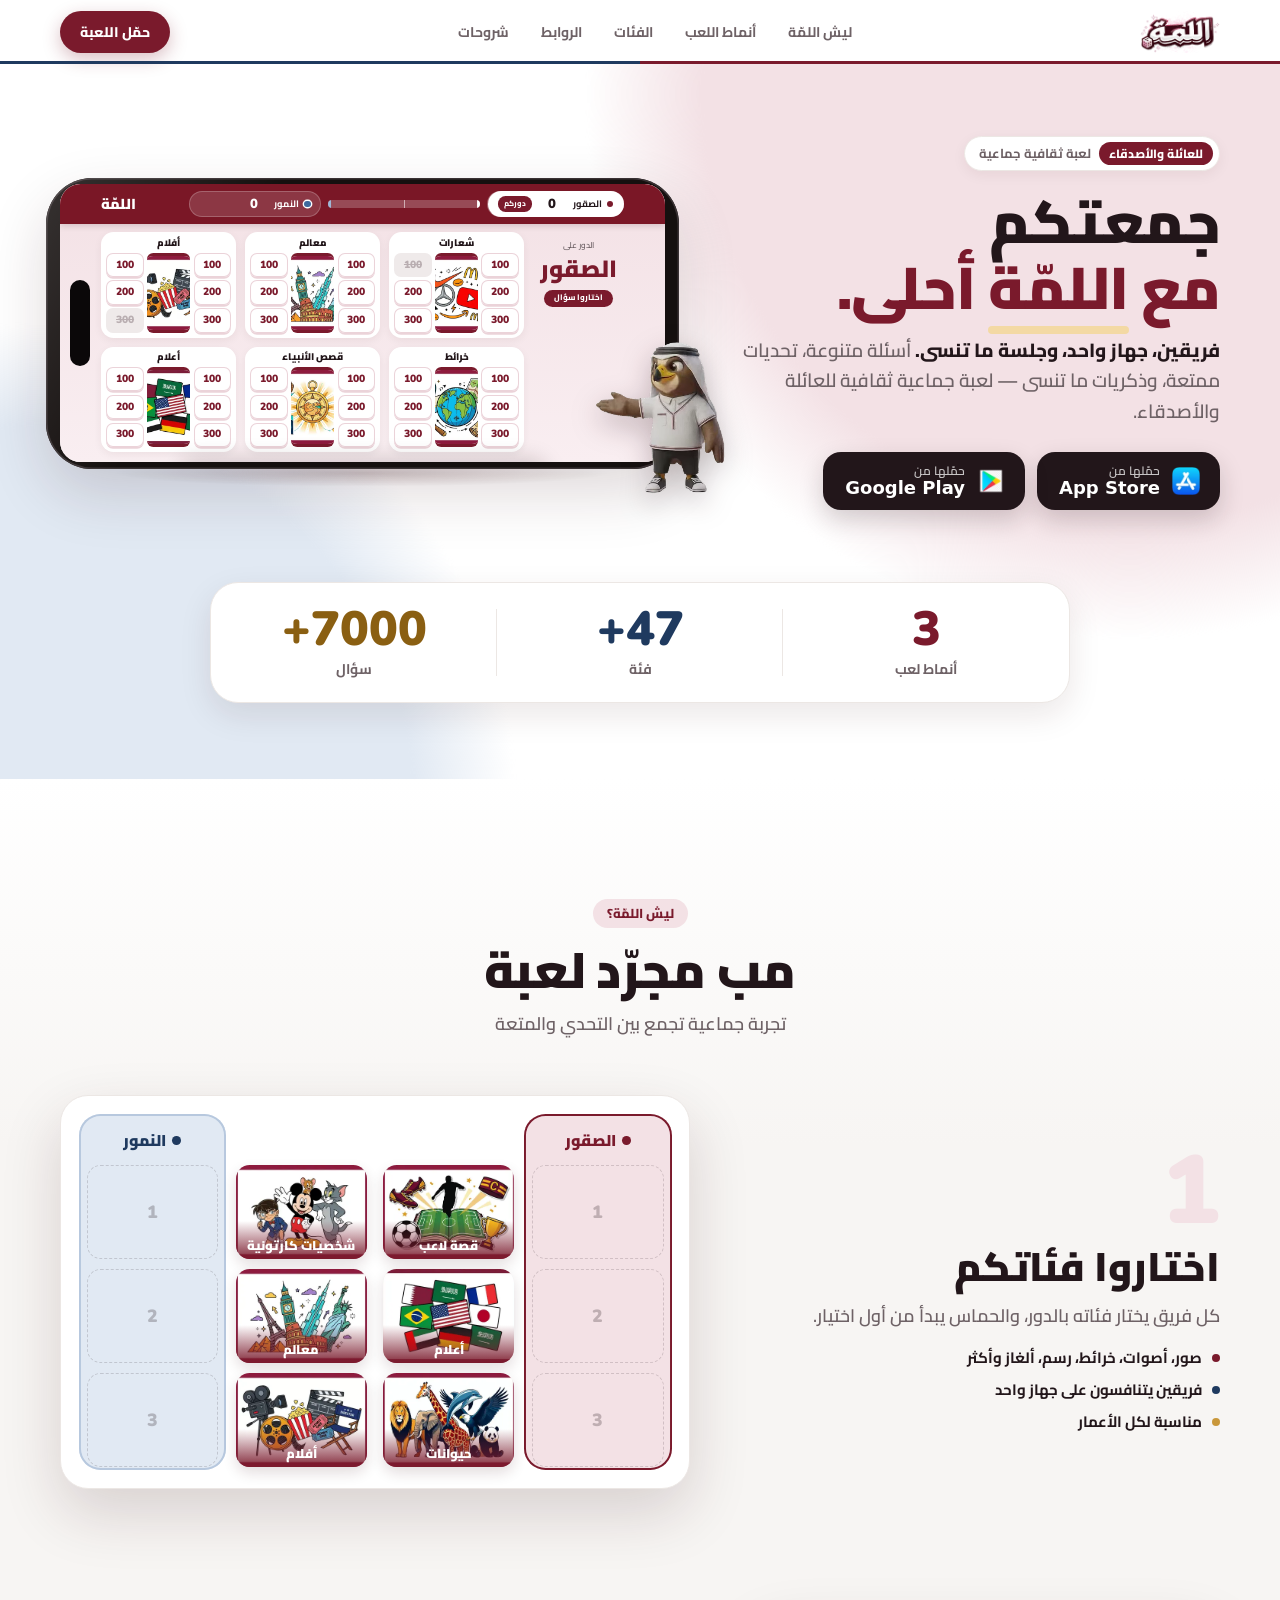
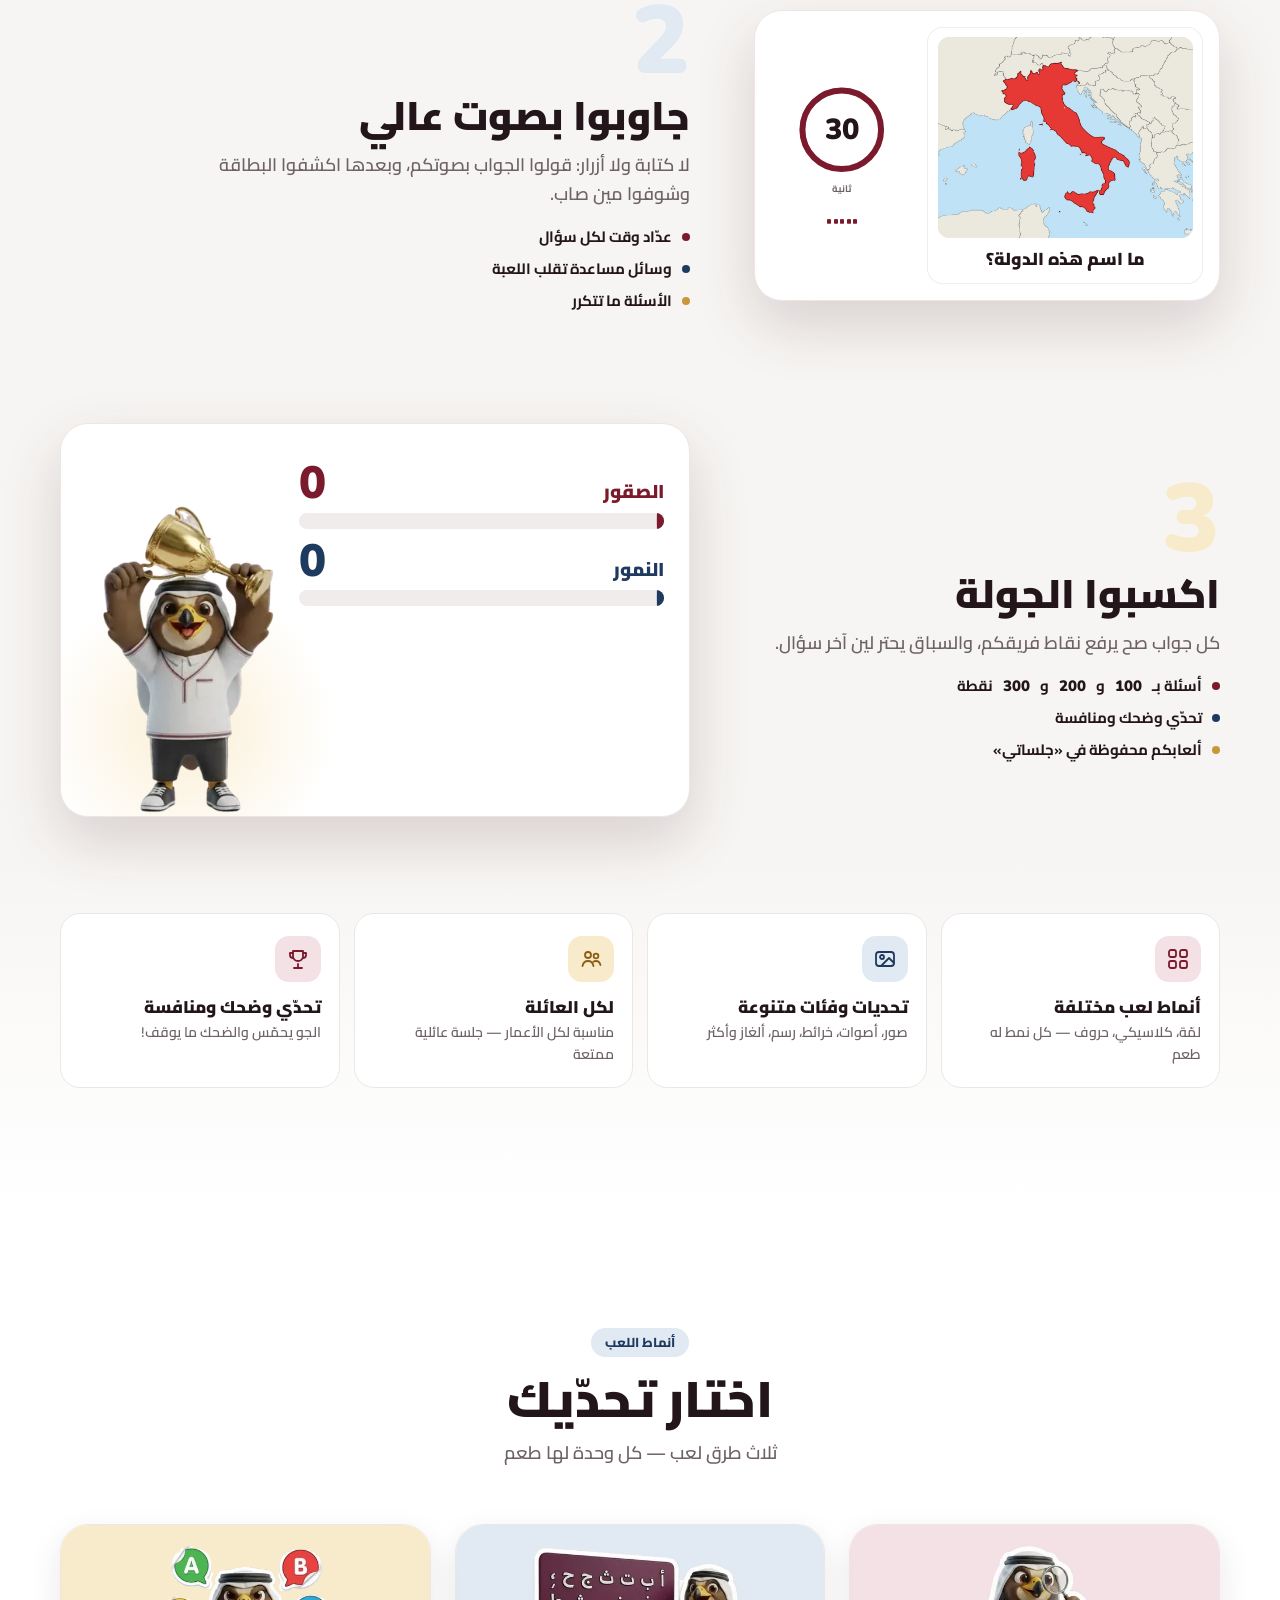
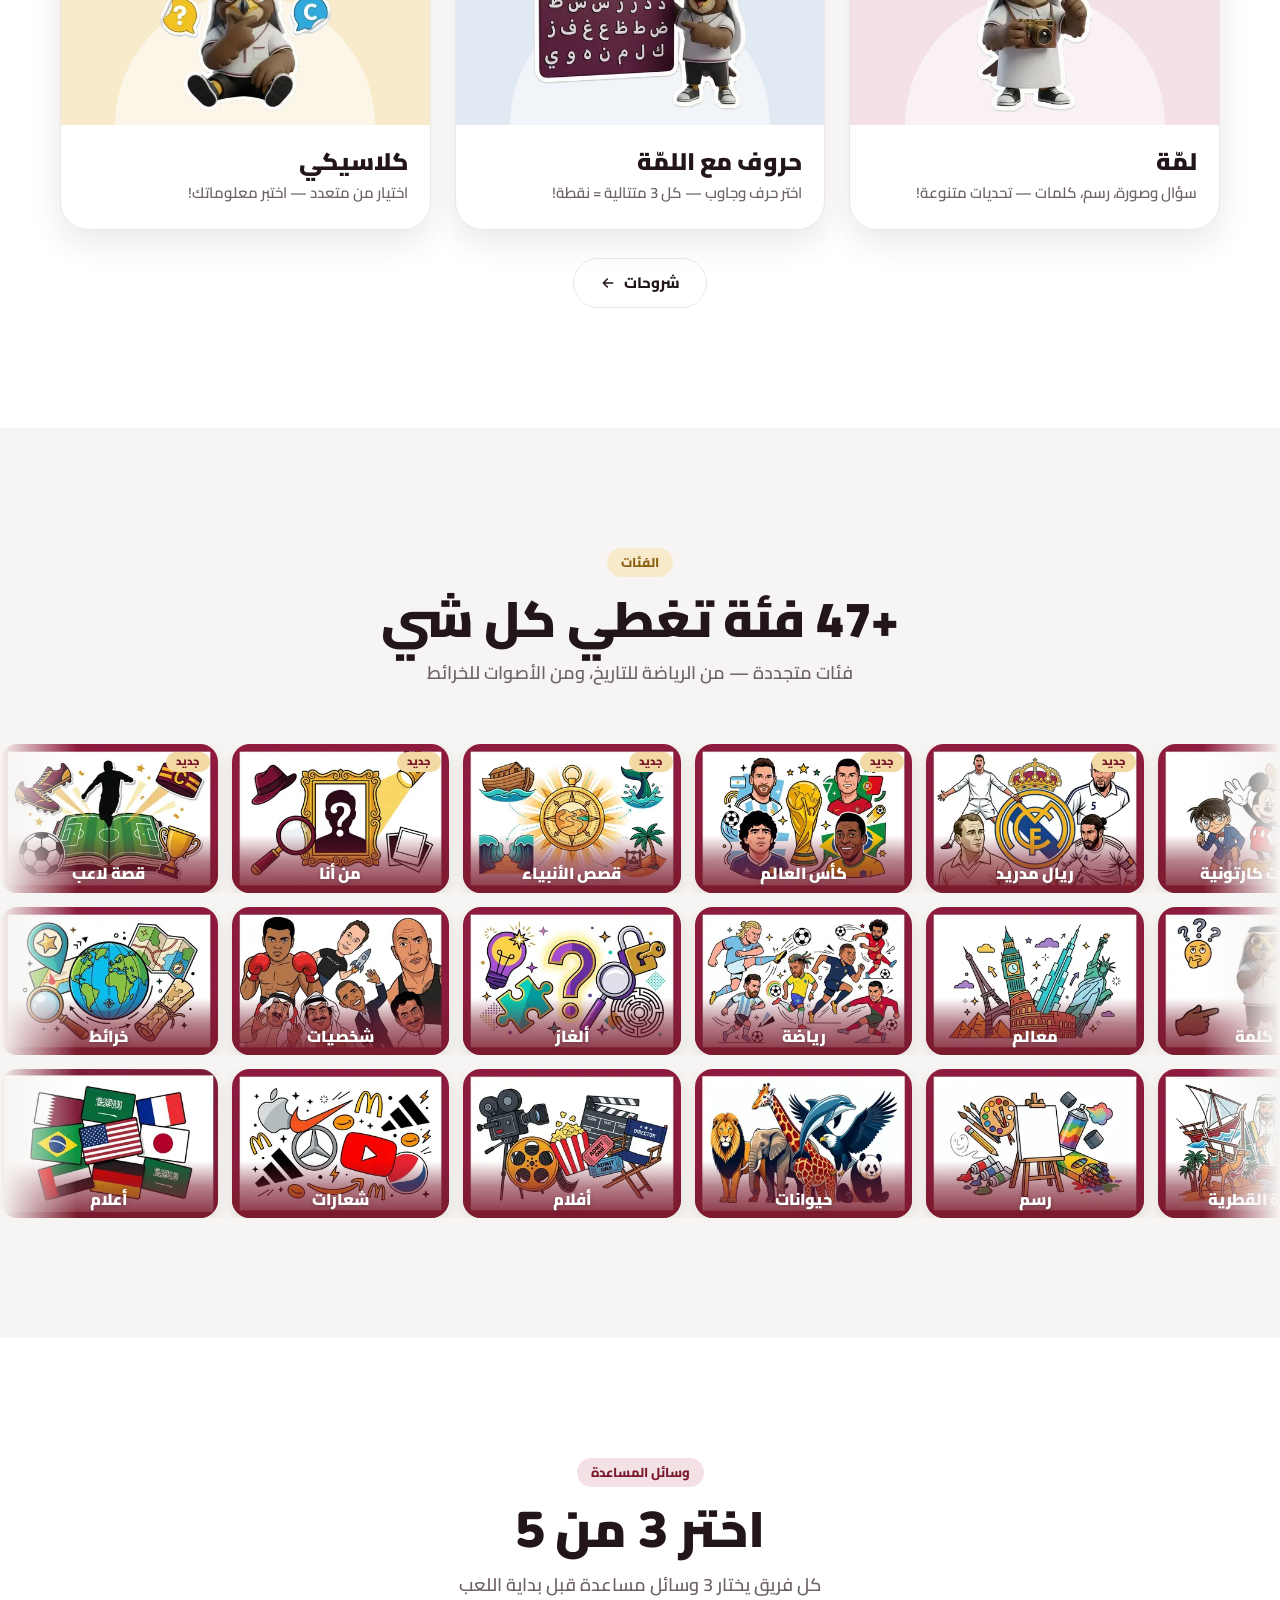
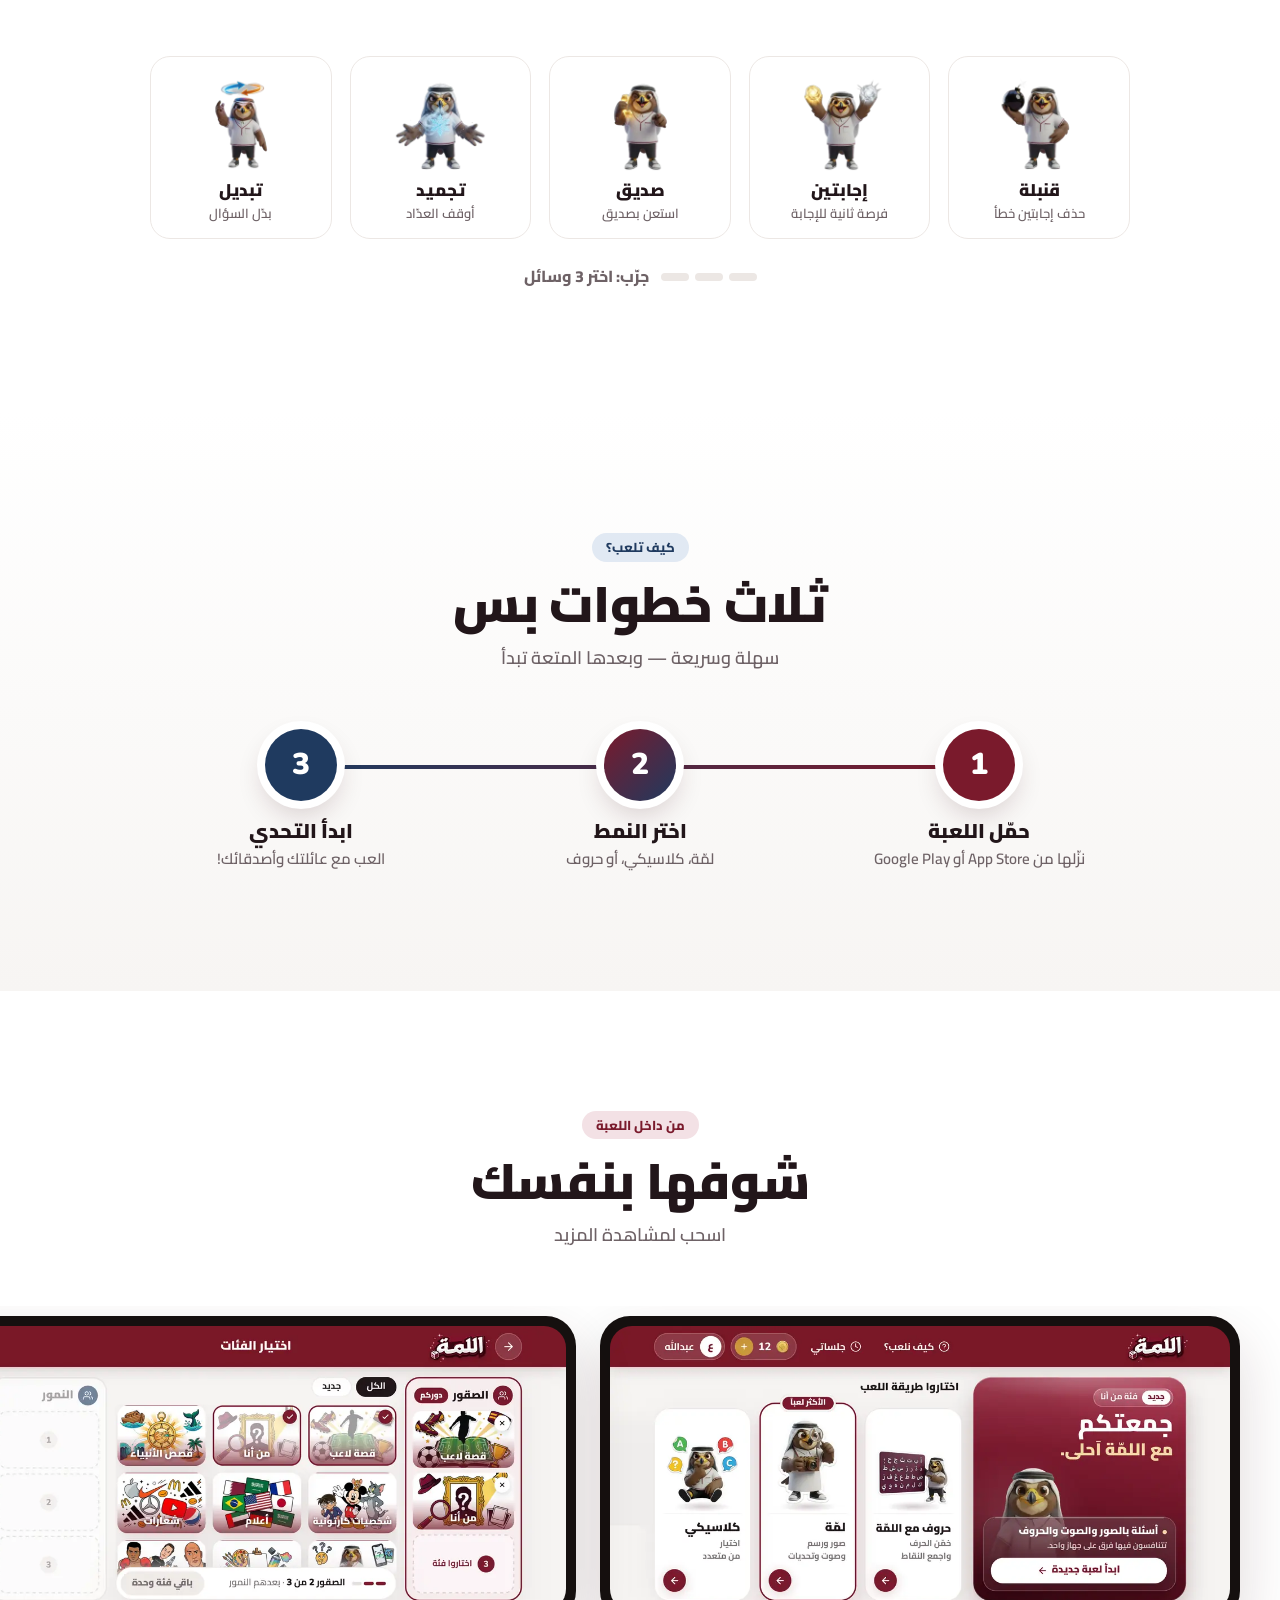
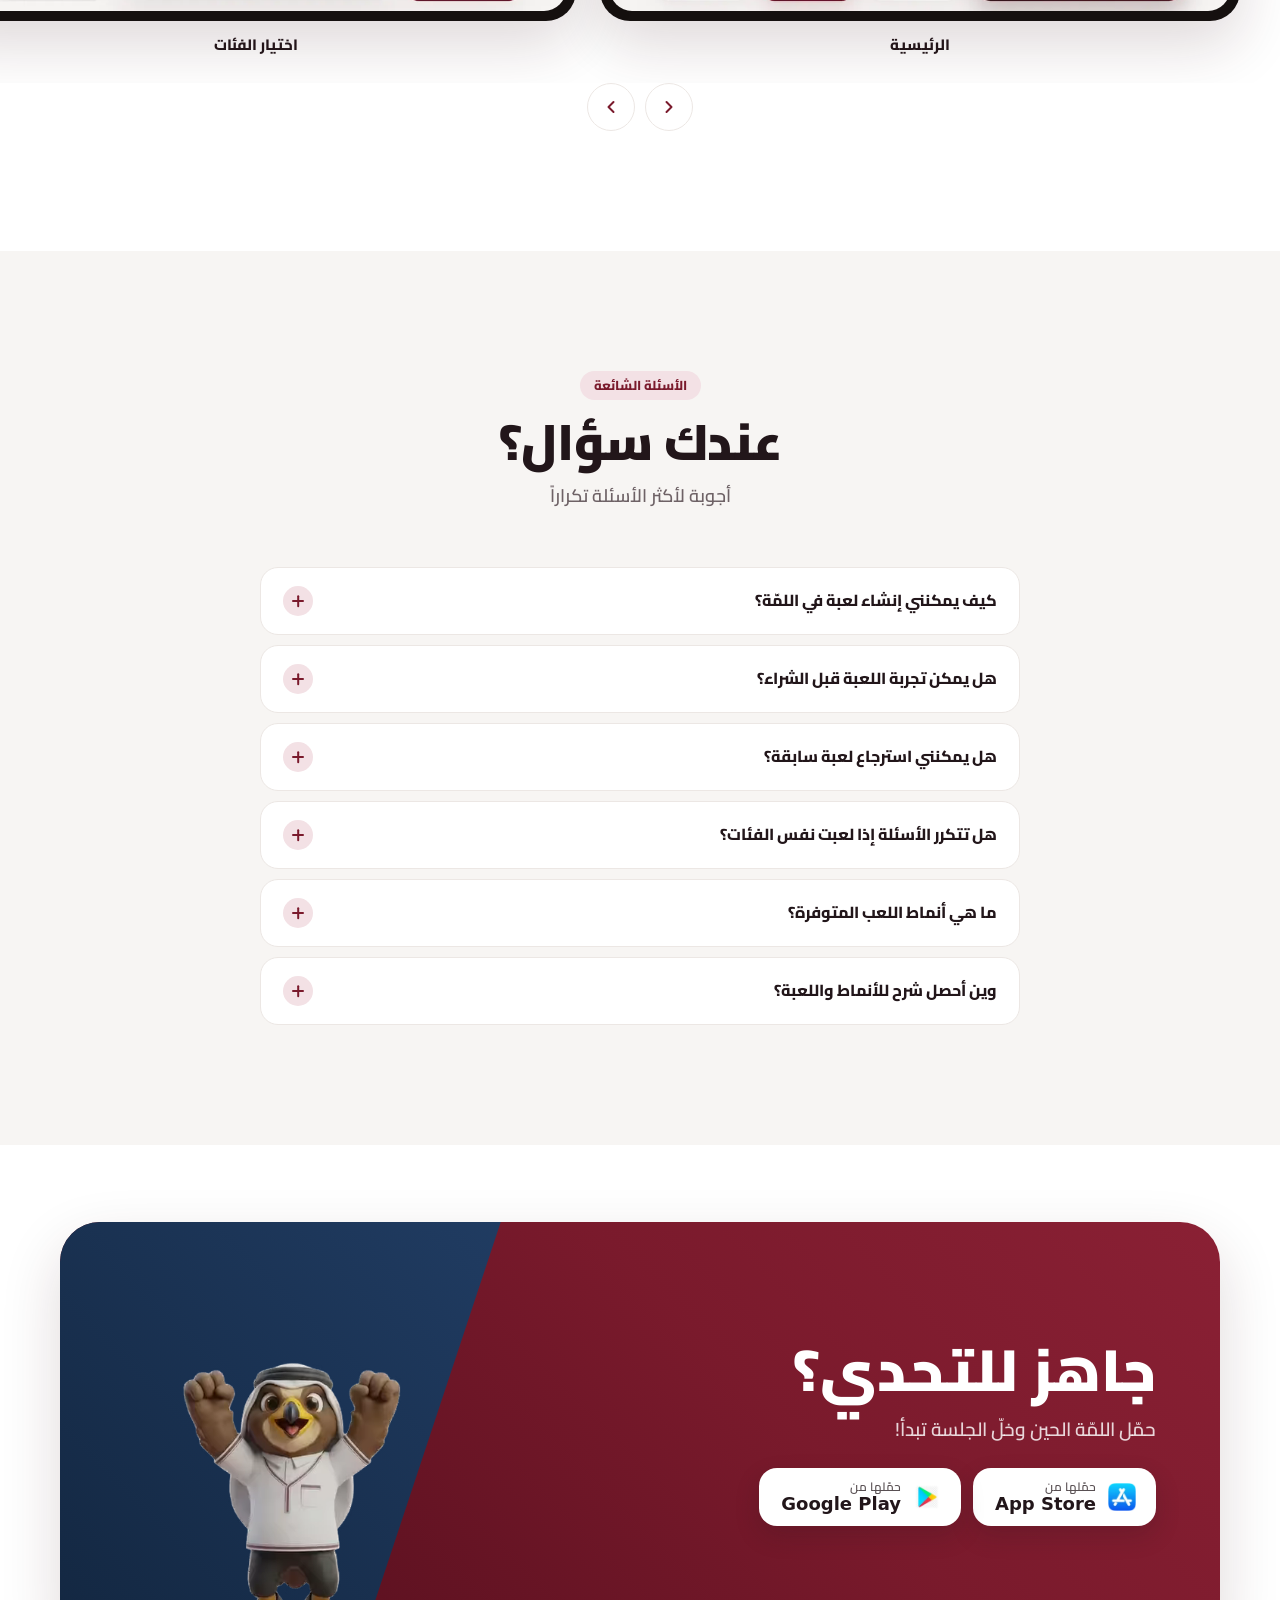
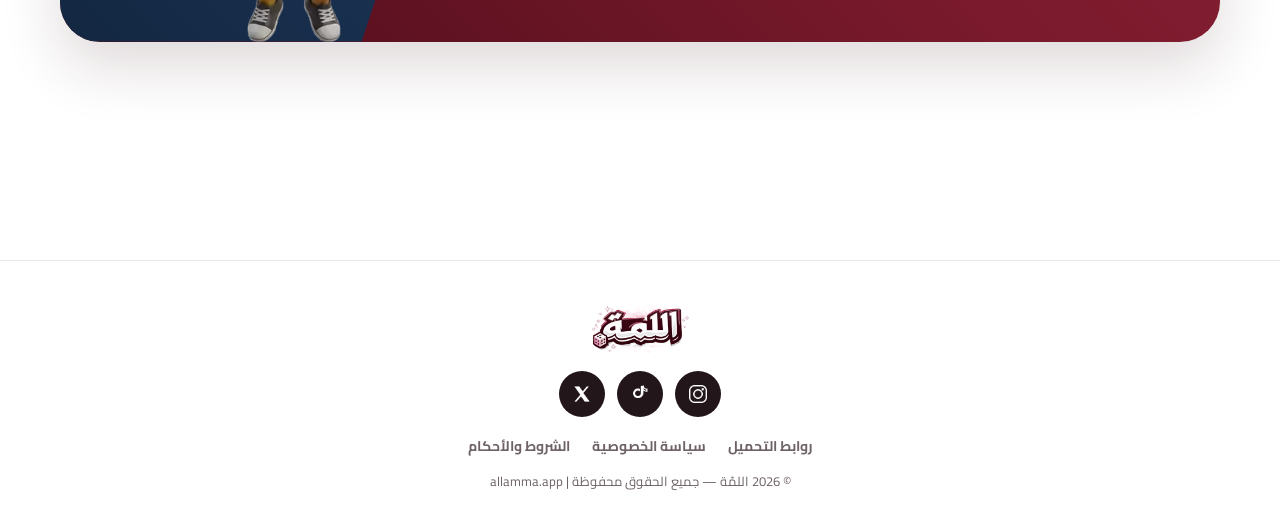
<file: index.html>
<!DOCTYPE html>
<html lang="ar" dir="rtl">
<head>
<meta charset="utf-8">
<meta name="viewport" content="width=device-width, initial-scale=1.0">
<title>اللمّة — لعبة جماعية ثقافية</title>
<meta name="description" content="جمعتكم أحلى مع اللمّة — لعبة ثقافية جماعية للعائلة والأصدقاء">
<meta property="og:title" content="اللمّة"><meta property="og:description" content="جمعتكم أحلى مع اللمّة — حمّلها الحين!">
<meta property="og:image" content="https://allamma.app/falcon.png">
<meta property="og:type" content="website">
<meta property="og:url" content="https://allamma.app/">
<meta property="og:locale" content="ar_AR">
<meta property="og:site_name" content="اللمّة">
<meta name="twitter:card" content="summary_large_image">
<meta name="twitter:site" content="@AllammaApp">
<meta name="theme-color" content="#7A1A2C">
<link rel="canonical" href="https://allamma.app/">
<link rel="icon" href="assets/landing/ui/favicon-64.png" type="image/png" sizes="64x64">
<link rel="apple-touch-icon" href="assets/landing/ui/apple-touch-icon.png">
<link rel="preconnect" href="https://fonts.googleapis.com">
<link rel="preconnect" href="https://fonts.gstatic.com" crossorigin>
<link rel="stylesheet" href="https://fonts.googleapis.com/css2?family=Cairo:wght@400..900&display=swap">
<link rel="stylesheet" href="https://fonts.googleapis.com/css2?family=Nunito:wght@900&display=swap&text=0123456789%2B">
<link rel="stylesheet" href="assets/landing/landing.css?v=1">
<link rel="preload" as="image" href="assets/landing/ui/logo-wordmark.webp" type="image/webp">
<script>document.documentElement.classList.add('js')</script>
<script type="application/ld+json">
{"@context":"https://schema.org","@graph":[
{"@type":"MobileApplication","name":"اللمّة","alternateName":"Al-Lammah","url":"https://allamma.app/","image":"https://allamma.app/falcon.png","description":"لعبة ثقافية جماعية للعائلة والأصدقاء — فريقين على جهاز واحد","applicationCategory":"GameApplication","operatingSystem":"iOS, Android","inLanguage":"ar","installUrl":["https://apps.apple.com/app/id6760367652","https://play.google.com/store/apps/details?id=com.allamma.app"],"sameAs":["https://www.instagram.com/allamma.app","https://www.tiktok.com/@allamma.app","https://x.com/AllammaApp"]},
{"@type":"FAQPage","mainEntity":[
{"@type":"Question","name":"كيف يمكنني إنشاء لعبة في اللمّة؟","acceptedAnswer":{"@type":"Answer","text":"سجّل دخولك أولاً، ثم اضغط \"إبدأ اللعب\"، اختر نمط اللعب (لمّة، كلاسيكي، أو حروف)، حدد الإعدادات، وابدأ التحدي!"}},
{"@type":"Question","name":"هل يمكن تجربة اللعبة قبل الشراء؟","acceptedAnswer":{"@type":"Answer","text":"كل حساب جديد يحصل على 3 تجارب مجانية — لعبة كلاسيكية، لعبة لمّة، ولعبة حروف."}},
{"@type":"Question","name":"هل يمكنني استرجاع لعبة سابقة؟","acceptedAnswer":{"@type":"Answer","text":"نعم! جميع ألعابك محفوظة في \"جلساتي\". يمكنك استكمال أو إعادة أي لعبة سابقة بدون خصم نقاط."}},
{"@type":"Question","name":"هل تتكرر الأسئلة إذا لعبت نفس الفئات؟","acceptedAnswer":{"@type":"Answer","text":"لا، الأسئلة ما تتكرر واحنا نضيف أسئلة جديدة بشكل مستمر! ولكن إذا لعبت من \"جلساتي\" تجيك نفس الأسئلة اللي جتك أول مرة."}},
{"@type":"Question","name":"ما هي أنماط اللعب المتوفرة؟","acceptedAnswer":{"@type":"Answer","text":"نمط \"لمّة\" — سؤال وصورة، رسم، كلمات وأكثر! نمط \"كلاسيكي\" — أسئلة واختيار من متعدد. ونمط \"حروف مع اللمّة\" — اختر حرف وجاوب، كل 3 حروف متتالية = نقطة!"}},
{"@type":"Question","name":"وين أحصل شرح للأنماط واللعبة؟","acceptedAnswer":{"@type":"Answer","text":"الشروحات موجودة على حسابنا في انستقرام @allamma.app وأيضاً في صفحة الشروحات."}}
]}]}
</script>
</head>
<body>
<a class="skip" href="#main">تخطَّ إلى المحتوى</a>

<header class="site-head" id="nav">
  <div class="wrap head-in">
    <a href="./" class="logo" aria-label="اللمّة — الرئيسية" style="width:80px"></a>
    <nav class="nav" aria-label="القائمة الرئيسية">
      <a href="#why">ليش اللمّة</a>
      <a href="#modes">أنماط اللعب</a>
      <a href="#cats">الفئات</a>
      <a href="links.html">الروابط</a>
      <a href="tutorials.html">شروحات</a>
    </nav>
    <div class="head-end">
      <a class="head-cta" href="#download">حمّل اللعبة</a>
      <details class="menu">
        <summary aria-label="القائمة"><svg width="22" height="22" viewBox="0 0 24 24" fill="none" stroke="currentColor" stroke-width="2.2" stroke-linecap="round" aria-hidden="true"><path d="M4 7h16M4 12h16M4 17h10"/></svg></summary>
        <div class="menu-panel">
          <a href="#why">ليش اللمّة</a>
          <a href="#modes">أنماط اللعب</a>
          <a href="#cats">الفئات</a>
          <a href="links.html">الروابط</a>
          <a href="tutorials.html">شروحات</a>
        </div>
      </details>
    </div>
  </div>
</header>

<main id="main">

<!-- ═══ HERO ═══ -->
<section class="hero" id="top" aria-labelledby="hero-title">
  <div class="hero-bg" aria-hidden="true"><span class="b1"></span><span class="b2"></span></div>
  <div class="wrap hero-grid">
    <div class="hero-copy">
      <p class="eyebrow"><b>للعائلة والأصدقاء</b>لعبة ثقافية جماعية</p>
      <h1 id="hero-title"><span class="l1">جمعتكم</span><span class="l2">مع <em>اللمّة</em> أحلى.</span></h1>
      <p class="lede"><strong>فريقين، جهاز واحد، وجلسة ما تنسى.</strong> أسئلة متنوعة، تحديات ممتعة، وذكريات ما تنسى — لعبة جماعية ثقافية للعائلة والأصدقاء.</p>
      <div class="stores">
        <a class="store" href="https://apps.apple.com/app/id6760367652" target="_blank" rel="noopener"><img src="assets/landing/ui/appstore.webp" alt="" width="28" height="28"><span><small>حمّلها من</small><b>App Store</b></span></a>
        <a class="store" href="https://play.google.com/store/apps/details?id=com.allamma.app" target="_blank" rel="noopener"><img src="assets/landing/ui/googleplay.webp" alt="" width="28" height="28"><span><small>حمّلها من</small><b>Google Play</b></span></a>
      </div>
    </div>

    <div class="stage">
      <div class="device" role="img" aria-label="لقطة متحركة من اللعبة: لوحة الأسئلة، سؤال بالصورة، كشف الجواب، ونقاط الفريق ترتفع">
        <div class="device-frame"></div>
        <div class="screen" id="game" data-team="1" aria-hidden="true">
          <div class="g-tint"></div><div class="g-tint navy"></div>
          <div class="g-bars">
            <div class="g-bar"></div><div class="g-bar navy"></div>
            <div class="g-barin">
              <div class="chip c1"><span class="chip-bg"></span><span class="dot" style="background:#7A1A2C"></span>الصقور<span class="sc num" id="sc1">0</span><span class="tag">دوركم</span></div>
              <div class="track"><i class="fm"></i><i class="fn"></i></div>
              <div class="chip c2"><span class="chip-bg"></span><span class="dot" style="background:#3D6A9E"></span>النمور<span class="sc num" id="sc2">0</span><span class="tag">دوركم</span></div>
              <div class="g-brand">اللمّة</div>
            </div>
          </div>
          <div class="g-body">
            <div class="panel"><span class="k">الدور على</span><span class="v"><span class="t1">الصقور</span><span class="t2">النمور</span></span><span class="s">اختاروا سؤال</span></div>
            <div class="board">
              <div class="bcard"><h4>شعارات</h4><div class="bcells"><div class="bcol"><span class="cell num">100</span><span class="cell num">200</span><span class="cell num">300</span></div><div class="bimg"><img src="assets/landing/cats/logos.webp" alt="" width="360" height="246" decoding="async"></div><div class="bcol"><span class="cell num used">100</span><span class="cell num">200</span><span class="cell num">300</span></div></div></div>
              <div class="bcard"><h4>معالم</h4><div class="bcells"><div class="bcol"><span class="cell num" id="cD">100</span><span class="cell num">200</span><span class="cell num">300</span></div><div class="bimg"><img src="assets/landing/cats/landmarks.webp" alt="" width="360" height="246" decoding="async"></div><div class="bcol"><span class="cell num">100</span><span class="cell num">200</span><span class="cell num" id="cB">300</span></div></div></div>
              <div class="bcard"><h4>أفلام</h4><div class="bcells"><div class="bcol"><span class="cell num">100</span><span class="cell num">200</span><span class="cell num">300</span></div><div class="bimg"><img src="assets/landing/cats/movies.webp" alt="" width="360" height="246" decoding="async"></div><div class="bcol"><span class="cell num">100</span><span class="cell num">200</span><span class="cell num used">300</span></div></div></div>
              <div class="bcard"><h4>خرائط</h4><div class="bcells"><div class="bcol"><span class="cell num">100</span><span class="cell num" id="cA">200</span><span class="cell num">300</span></div><div class="bimg"><img src="assets/landing/cats/maps.webp" alt="" width="360" height="246" decoding="async"></div><div class="bcol"><span class="cell num" id="cC">100</span><span class="cell num">200</span><span class="cell num">300</span></div></div></div>
              <div class="bcard"><h4>قصص الأنبياء</h4><div class="bcells"><div class="bcol"><span class="cell num">100</span><span class="cell num">200</span><span class="cell num">300</span></div><div class="bimg"><img src="assets/landing/cats/prophets.webp" alt="" width="360" height="246" decoding="async"></div><div class="bcol"><span class="cell num">100</span><span class="cell num">200</span><span class="cell num">300</span></div></div></div>
              <div class="bcard"><h4>أعلام</h4><div class="bcells"><div class="bcol"><span class="cell num">100</span><span class="cell num">200</span><span class="cell num">300</span></div><div class="bimg"><img src="assets/landing/cats/flags.webp" alt="" width="360" height="246" decoding="async"></div><div class="bcol"><span class="cell num">100</span><span class="cell num">200</span><span class="cell num">300</span></div></div></div>
            </div>
          </div>
          <div class="q-layer">
            <div class="q-main">
              <div class="q-chips"><span id="qCat">خرائط</span><span class="pts"><span class="num" id="qPts">200</span> نقطة</span></div>
              <div class="q-img"><img id="qImg" src="assets/landing/ui/map-ITA-wide.webp" alt="" width="920" height="400" loading="lazy" decoding="async"><img class="alt" id="qAlt" src="assets/landing/ui/map-ITA-wide.webp" alt="" width="920" height="400" loading="lazy" decoding="async"><div class="q-ans"><span>الجواب</span><b id="qA2">إيطاليا</b></div></div>
              <div class="q-text"><span class="qa" id="qQ">ما اسم هذه الدولة؟</span><span class="an" id="qA">إيطاليا</span></div>
            </div>
            <div class="q-side">
              <div class="q-timer"><span class="q-who" id="qWho">سؤال الصقور</span>
                <div class="ring"><svg viewBox="0 0 100 100"><circle class="bg" cx="50" cy="50" r="46"/><circle class="fg" cx="50" cy="50" r="46"/></svg><span class="n num" id="qN">30</span></div>
              </div>
              <div class="q-btn">كشف الجواب</div>
            </div>
          </div>
          <div class="speech" id="say"><svg viewBox="0 0 24 24" fill="none" stroke="currentColor" stroke-width="2.4" stroke-linecap="round"><rect x="9" y="3" width="6" height="11" rx="3"/><path d="M5 11a7 7 0 0 0 14 0M12 18v3"/></svg><span id="sayT">إيطاليا!</span></div>
          <div class="sheet"><h5>مين جاوب صح؟</h5><div class="row">
            <div class="sbtn m" id="sbM"><span class="ck"><svg viewBox="0 0 24 24" fill="none" stroke="#fff" stroke-width="3" stroke-linecap="round" stroke-linejoin="round"><path d="M5 12.5l4.5 4.5L19 7.5"/></svg></span>الصقور</div>
            <div class="sbtn n" id="sbN"><span class="ck"><svg viewBox="0 0 24 24" fill="none" stroke="#fff" stroke-width="3" stroke-linecap="round" stroke-linejoin="round"><path d="M5 12.5l4.5 4.5L19 7.5"/></svg></span>النمور</div>
          </div></div>
          <div class="fly num" id="fly">+200</div>
          <div class="confetti" id="conf"></div>
          <div class="turn"><span id="turnT">دور النمور</span></div>
          <div class="island"></div>
        </div>
      </div>
      <div class="stage-shadow" aria-hidden="true"></div>
      <div class="falcon-hero" id="heroFalcon" aria-hidden="true">
        <img class="point" src="assets/landing/falcon/point.webp" alt="" width="376" height="420" data-anim="point">
        <img class="cheer" src="assets/landing/falcon/cheer.webp" alt="" width="304" height="420" data-anim="cheer" loading="lazy">
      </div>
    </div>
  </div>

  <div class="wrap">
    <div class="stats" data-reveal id="stats">
      <div class="stat"><span class="num" data-count="3">3</span><small>أنماط لعب</small></div>
      <div class="stat"><span class="num" data-count="47" data-prefix="+">+47</span><small>فئة</small></div>
      <div class="stat"><span class="num" data-count="7000" data-prefix="+">+7000</span><small>سؤال</small></div>
    </div>
  </div>
</section>

<!-- ═══ WHY / STORY ═══ -->
<section class="sec story" id="why" aria-labelledby="why-title">
  <div class="wrap">
    <header class="sec-head" data-reveal>
      <span class="kicker">ليش اللمّة؟</span>
      <h2 class="h2" id="why-title">مب مجرّد لعبة</h2>
      <p class="sub">تجربة جماعية تجمع بين التحدي والمتعة</p>
    </header>

    <article class="chapter" id="draft">
      <div class="ch-copy" data-reveal>
        <span class="step num" aria-hidden="true">1</span>
        <h3>اختاروا فئاتكم</h3>
        <p>كل فريق يختار فئاته بالدور، والحماس يبدأ من أول اختيار.</p>
        <ul><li>صور، أصوات، خرائط، رسم، ألغاز وأكثر</li><li>فريقين يتنافسون على جهاز واحد</li><li>مناسبة لكل الأعمار</li></ul>
      </div>
      <div class="box draft" data-play data-reveal style="--d:.1s" role="img" aria-label="الفريقين يختارون الفئات بالدور وكل فئة تطير لعمود فريقها">
        <div class="box-in" aria-hidden="true">
          <div class="col m"><h4><i></i>الصقور</h4><span class="slot s1 num">1</span><span class="slot s2 num">2</span><span class="slot s3 num">3</span></div>
          <div class="col n"><h4><i></i>النمور</h4><span class="slot s1 num">1</span><span class="slot s2 num">2</span><span class="slot s3 num">3</span></div>
          <div class="deck">
            <div class="tile t1" style="--dx:152;--dy:0;--dl:.3s;z-index:1"><img src="assets/landing/cats/player-story.webp" alt="" width="360" height="246" loading="lazy" decoding="async"><b>قصة لاعب</b><span class="ck"><svg viewBox="0 0 24 24" fill="none" stroke="#fff" stroke-width="3" stroke-linecap="round" stroke-linejoin="round"><path d="M5 12.5l4.5 4.5L19 7.5"/></svg></span></div>
            <div class="tile t2 tn" style="--dx:-152;--dy:0;--dl:1s;z-index:2"><img src="assets/landing/cats/cartoons.webp" alt="" width="360" height="246" loading="lazy" decoding="async"><b>شخصيات كارتونية</b><span class="ck"><svg viewBox="0 0 24 24" fill="none" stroke="#fff" stroke-width="3" stroke-linecap="round" stroke-linejoin="round"><path d="M5 12.5l4.5 4.5L19 7.5"/></svg></span></div>
            <div class="tile t4" style="--dx:302;--dy:0;--dl:1.7s;z-index:3"><img src="assets/landing/cats/landmarks.webp" alt="" width="360" height="246" loading="lazy" decoding="async"><b>معالم</b><span class="ck"><svg viewBox="0 0 24 24" fill="none" stroke="#fff" stroke-width="3" stroke-linecap="round" stroke-linejoin="round"><path d="M5 12.5l4.5 4.5L19 7.5"/></svg></span></div>
            <div class="tile t3 tn" style="--dx:-302;--dy:0;--dl:2.4s;z-index:4"><img src="assets/landing/cats/flags.webp" alt="" width="360" height="246" loading="lazy" decoding="async"><b>أعلام</b><span class="ck"><svg viewBox="0 0 24 24" fill="none" stroke="#fff" stroke-width="3" stroke-linecap="round" stroke-linejoin="round"><path d="M5 12.5l4.5 4.5L19 7.5"/></svg></span></div>
            <div class="tile t5" style="--dx:152;--dy:0;--dl:3.1s;z-index:5"><img src="assets/landing/cats/animals.webp" alt="" width="360" height="246" loading="lazy" decoding="async"><b>حيوانات</b><span class="ck"><svg viewBox="0 0 24 24" fill="none" stroke="#fff" stroke-width="3" stroke-linecap="round" stroke-linejoin="round"><path d="M5 12.5l4.5 4.5L19 7.5"/></svg></span></div>
            <div class="tile t6 tn" style="--dx:-152;--dy:0;--dl:3.8s;z-index:6"><img src="assets/landing/cats/movies.webp" alt="" width="360" height="246" loading="lazy" decoding="async"><b>أفلام</b><span class="ck"><svg viewBox="0 0 24 24" fill="none" stroke="#fff" stroke-width="3" stroke-linecap="round" stroke-linejoin="round"><path d="M5 12.5l4.5 4.5L19 7.5"/></svg></span></div>
          </div>
          <div class="ready">جاهزين؟ يلا نلعب</div>
        </div>
      </div>
    </article>

    <article class="chapter flip" id="answer">
      <div class="ch-copy" data-reveal>
        <span class="step num" aria-hidden="true">2</span>
        <h3>جاوبوا بصوت عالي</h3>
        <p>لا كتابة ولا أزرار: قولوا الجواب بصوتكم، وبعدها اكشفوا البطاقة وشوفوا مين صاب.</p>
        <ul><li>عدّاد وقت لكل سؤال</li><li>وسائل مساعدة تقلب اللعبة</li><li>الأسئلة ما تتكرر</li></ul>
      </div>
      <div class="box ask" data-play data-reveal style="--d:.1s" role="img" aria-label="سؤال بالخريطة مع عدّاد الوقت، والفرق تجاوب بصوت عالي، وبعدها ينكشف الجواب: إيطاليا">
        <div class="box-in" aria-hidden="true">
          <div class="qcard">
            <div class="pic"><span class="lbl">الجواب</span><img class="zoom" src="assets/landing/ui/map-ITA.webp" alt="" width="900" height="708" loading="lazy" decoding="async"><img class="full" src="assets/landing/ui/map-ITA.webp" alt="" width="900" height="708" loading="lazy" decoding="async"></div>
            <div class="qline"><span class="q">ما اسم هذه الدولة؟</span><span class="a">إيطاليا</span></div>
          </div>
          <div class="side">
            <div class="ring"><svg viewBox="0 0 100 100"><circle class="bg" cx="50" cy="50" r="46"/><circle class="fg" cx="50" cy="50" r="46"/></svg><span class="n num" data-timer>30</span></div>
            <span class="ring-cap">ثانية</span>
            <div class="eq"><i></i><i></i><i></i><i></i><i></i></div>
          </div>
          <span class="bubble b1"><svg viewBox="0 0 24 24" fill="none" stroke="currentColor" stroke-width="2.4" stroke-linecap="round"><rect x="9" y="3" width="6" height="11" rx="3"/><path d="M5 11a7 7 0 0 0 14 0M12 18v3"/></svg>اليونان؟</span>
          <span class="bubble b2"><svg viewBox="0 0 24 24" fill="none" stroke="currentColor" stroke-width="2.4" stroke-linecap="round"><rect x="9" y="3" width="6" height="11" rx="3"/><path d="M5 11a7 7 0 0 0 14 0M12 18v3"/></svg>إيطاليا!</span>
        </div>
      </div>
    </article>

    <article class="chapter" id="win">
      <div class="ch-copy" data-reveal>
        <span class="step num" aria-hidden="true">3</span>
        <h3>اكسبوا الجولة</h3>
        <p>كل جواب صح يرفع نقاط فريقكم، والسباق يحتر لين آخر سؤال.</p>
        <ul><li>أسئلة بـ <span class="num">100</span> و<span class="num">200</span> و<span class="num">300</span> نقطة</li><li>تحدّي وضحك ومنافسة</li><li>ألعابكم محفوظة في «جلساتي»</li></ul>
      </div>
      <div class="box win" data-play data-reveal style="--d:.1s" role="img" aria-label="سباق النقاط بين الفريقين، والفريق الفائز يحتفل مع الصقر">
        <div class="box-in" aria-hidden="true">
          <span class="glow"></span>
          <div class="falc" data-falcon="trophy"><img src="assets/landing/falcon/trophy.webp" alt="" width="228" height="420" loading="lazy" decoding="async"></div>
          <div class="race">
            <div class="team t1"><b>الصقور</b><span class="num" data-to="500">500</span></div>
            <div class="bar b1"><i></i></div>
            <div class="team t2"><b>النمور</b><span class="num" data-to="300">300</span></div>
            <div class="bar b2"><i></i></div>
          </div>
          <span class="plus num" style="right:calc(70*var(--u));top:calc(20*var(--u));--pd:.3s">+200</span>
          <span class="plus num" style="right:calc(150*var(--u));top:calc(20*var(--u));--pd:1.1s">+300</span>
          <div class="champ"><small>مبروك!</small><strong>الصقور فازوا</strong><span><span class="num">500</span> نقطة</span></div>
        </div>
      </div>
    </article>

    <div class="values">
      <div class="value" data-reveal><span class="ic"><svg width="24" height="24" viewBox="0 0 24 24" fill="none" stroke="currentColor" stroke-width="1.8" stroke-linecap="round" stroke-linejoin="round" aria-hidden="true"><rect x="3" y="3" width="7" height="7" rx="2"/><rect x="14" y="3" width="7" height="7" rx="2"/><rect x="3" y="14" width="7" height="7" rx="2"/><rect x="14" y="14" width="7" height="7" rx="2"/></svg></span><h4>أنماط لعب مختلفة</h4><p>لمّة، كلاسيكي، حروف — كل نمط له طعم</p></div>
      <div class="value" data-reveal style="--d:.08s"><span class="ic"><svg width="24" height="24" viewBox="0 0 24 24" fill="none" stroke="currentColor" stroke-width="1.8" stroke-linecap="round" stroke-linejoin="round" aria-hidden="true"><rect x="3" y="5" width="18" height="14" rx="3"/><circle cx="9" cy="10" r="2"/><path d="M21 16l-5-5-8 8"/></svg></span><h4>تحديات وفئات متنوعة</h4><p>صور، أصوات، خرائط، رسم، ألغاز وأكثر</p></div>
      <div class="value" data-reveal style="--d:.16s"><span class="ic"><svg width="24" height="24" viewBox="0 0 24 24" fill="none" stroke="currentColor" stroke-width="1.8" stroke-linecap="round" stroke-linejoin="round" aria-hidden="true"><circle cx="9" cy="8" r="3"/><circle cx="17" cy="9" r="2.4"/><path d="M3.5 19c.6-3 2.8-5 5.5-5s4.9 2 5.5 5M14.5 14.6c.8-.4 1.6-.6 2.5-.6 2.2 0 3.9 1.6 4.4 4"/></svg></span><h4>لكل العائلة</h4><p>مناسبة لكل الأعمار — جلسة عائلية ممتعة</p></div>
      <div class="value" data-reveal style="--d:.24s"><span class="ic"><svg width="24" height="24" viewBox="0 0 24 24" fill="none" stroke="currentColor" stroke-width="1.8" stroke-linecap="round" stroke-linejoin="round" aria-hidden="true"><path d="M8 21h8M12 17v4M7 4h10v5a5 5 0 0 1-10 0V4z"/><path d="M17 6h3v2a3 3 0 0 1-3 3M7 6H4v2a3 3 0 0 0 3 3"/></svg></span><h4>تحدّي وضحك ومنافسة</h4><p>الجو يحمّس والضحك ما يوقف!</p></div>
    </div>
  </div>
</section>

<!-- ═══ MODES ═══ -->
<section class="sec" id="modes" aria-labelledby="modes-title">
  <div class="wrap">
    <header class="sec-head" data-reveal>
      <span class="kicker n">أنماط اللعب</span>
      <h2 class="h2" id="modes-title">اختار تحدّيك</h2>
      <p class="sub">ثلاث طرق لعب — كل وحدة لها طعم</p>
    </header>
    <div class="modes">
      <article class="mode" data-reveal>
        <div class="art" data-falcon="mode-image"><img class="still" src="assets/landing/falcon/mode-image.webp" alt="" width="230" height="320" loading="lazy" decoding="async"></div>
        <div class="txt"><h3>لمّة</h3><p>سؤال وصورة، رسم، كلمات — تحديات متنوعة!</p></div>
      </article>
      <article class="mode mn" data-reveal style="--d:.1s">
        <div class="art" data-falcon="mode-letters"><img class="still" src="assets/landing/falcon/mode-letters.webp" alt="" width="410" height="320" loading="lazy" decoding="async"></div>
        <div class="txt"><h3>حروف مع اللمّة</h3><p>اختر حرف وجاوب — كل 3 متتالية = نقطة!</p></div>
      </article>
      <article class="mode mg" data-reveal style="--d:.2s">
        <div class="art" data-falcon="mode-classic"><img class="still" src="assets/landing/falcon/mode-classic.webp" alt="" width="330" height="320" loading="lazy" decoding="async"></div>
        <div class="txt"><h3>كلاسيكي</h3><p>اختيار من متعدد — اختبر معلوماتك!</p></div>
      </article>
    </div>
    <div class="tut-link" data-reveal><a class="btn-ghost" href="tutorials.html">شروحات<svg width="16" height="16" viewBox="0 0 24 24" fill="none" stroke="currentColor" stroke-width="2.4" stroke-linecap="round" stroke-linejoin="round" aria-hidden="true"><path d="M19 12H5M11 6l-6 6 6 6"/></svg></a></div>
  </div>
</section>

<!-- ═══ CATEGORIES ═══ -->
<section class="sec cats" id="cats" aria-labelledby="cats-title">
  <div class="wrap">
    <header class="sec-head" data-reveal>
      <span class="kicker g">الفئات</span>
      <h2 class="h2" id="cats-title">+47 فئة تغطي كل شي</h2>
      <p class="sub">فئات متجددة — من الرياضة للتاريخ، ومن الأصوات للخرائط</p>
    </header>
  </div>
  <div class="wall" id="wall">
    <div class="wrow"><div class="wtrack" style="--dur:92s"><ul><li class="ctile"><img src="assets/landing/cats/player-story.webp" alt="" width="360" height="246" loading="lazy" decoding="async"><b>قصة لاعب</b><span class="new">جديد</span></li><li class="ctile"><img src="assets/landing/cats/whoami.webp" alt="" width="360" height="246" loading="lazy" decoding="async"><b>من أنا</b><span class="new">جديد</span></li><li class="ctile"><img src="assets/landing/cats/prophets.webp" alt="" width="360" height="246" loading="lazy" decoding="async"><b>قصص الأنبياء</b><span class="new">جديد</span></li><li class="ctile"><img src="assets/landing/cats/worldcup.webp" alt="" width="360" height="246" loading="lazy" decoding="async"><b>كأس العالم</b><span class="new">جديد</span></li><li class="ctile"><img src="assets/landing/cats/realmadrid.webp" alt="" width="360" height="246" loading="lazy" decoding="async"><b>ريال مدريد</b><span class="new">جديد</span></li><li class="ctile"><img src="assets/landing/cats/cartoons.webp" alt="" width="360" height="246" loading="lazy" decoding="async"><b>شخصيات كارتونية</b><span class="new">جديد</span></li><li class="ctile"><img src="assets/landing/cats/stadiums.webp" alt="" width="360" height="246" loading="lazy" decoding="async"><b>ملاعب كرة</b><span class="new">جديد</span></li><li class="ctile"><img src="assets/landing/cats/commentator.webp" alt="" width="360" height="246" loading="lazy" decoding="async"><b>صوت المعلّق</b><span class="new">جديد</span></li><li class="ctile"><img src="assets/landing/cats/formula1.webp" alt="" width="360" height="246" loading="lazy" decoding="async"><b>فورمولا 1</b><span class="new">جديد</span></li><li class="ctile"><img src="assets/landing/cats/jamiya.webp" alt="" width="360" height="246" loading="lazy" decoding="async"><b>جمعية</b><span class="new">جديد</span></li><li class="ctile"><img src="assets/landing/cats/banat.webp" alt="" width="360" height="246" loading="lazy" decoding="async"><b>بنات وبس</b><span class="new">جديد</span></li><li class="ctile"><img src="assets/landing/cats/khaleeji.webp" alt="" width="360" height="246" loading="lazy" decoding="async"><b>فن خليجي</b><span class="new">جديد</span></li><li class="ctile"><img src="assets/landing/cats/languages.webp" alt="" width="360" height="246" loading="lazy" decoding="async"><b>لغات</b><span class="new">جديد</span></li><li class="ctile"><img src="assets/landing/cats/guess-sound.webp" alt="" width="360" height="246" loading="lazy" decoding="async"><b>خمن الصوت</b><span class="new">جديد</span></li><li class="ctile"><img src="assets/landing/cats/medicine.webp" alt="" width="360" height="246" loading="lazy" decoding="async"><b>طب</b></li><li class="ctile"><img src="assets/landing/cats/literature.webp" alt="" width="360" height="246" loading="lazy" decoding="async"><b>أدب</b></li></ul><ul class="dup" aria-hidden="true"><li class="ctile"><img src="assets/landing/cats/player-story.webp" alt="" width="360" height="246" loading="lazy" decoding="async"><b>قصة لاعب</b><span class="new">جديد</span></li><li class="ctile"><img src="assets/landing/cats/whoami.webp" alt="" width="360" height="246" loading="lazy" decoding="async"><b>من أنا</b><span class="new">جديد</span></li><li class="ctile"><img src="assets/landing/cats/prophets.webp" alt="" width="360" height="246" loading="lazy" decoding="async"><b>قصص الأنبياء</b><span class="new">جديد</span></li><li class="ctile"><img src="assets/landing/cats/worldcup.webp" alt="" width="360" height="246" loading="lazy" decoding="async"><b>كأس العالم</b><span class="new">جديد</span></li><li class="ctile"><img src="assets/landing/cats/realmadrid.webp" alt="" width="360" height="246" loading="lazy" decoding="async"><b>ريال مدريد</b><span class="new">جديد</span></li><li class="ctile"><img src="assets/landing/cats/cartoons.webp" alt="" width="360" height="246" loading="lazy" decoding="async"><b>شخصيات كارتونية</b><span class="new">جديد</span></li><li class="ctile"><img src="assets/landing/cats/stadiums.webp" alt="" width="360" height="246" loading="lazy" decoding="async"><b>ملاعب كرة</b><span class="new">جديد</span></li><li class="ctile"><img src="assets/landing/cats/commentator.webp" alt="" width="360" height="246" loading="lazy" decoding="async"><b>صوت المعلّق</b><span class="new">جديد</span></li><li class="ctile"><img src="assets/landing/cats/formula1.webp" alt="" width="360" height="246" loading="lazy" decoding="async"><b>فورمولا 1</b><span class="new">جديد</span></li><li class="ctile"><img src="assets/landing/cats/jamiya.webp" alt="" width="360" height="246" loading="lazy" decoding="async"><b>جمعية</b><span class="new">جديد</span></li><li class="ctile"><img src="assets/landing/cats/banat.webp" alt="" width="360" height="246" loading="lazy" decoding="async"><b>بنات وبس</b><span class="new">جديد</span></li><li class="ctile"><img src="assets/landing/cats/khaleeji.webp" alt="" width="360" height="246" loading="lazy" decoding="async"><b>فن خليجي</b><span class="new">جديد</span></li><li class="ctile"><img src="assets/landing/cats/languages.webp" alt="" width="360" height="246" loading="lazy" decoding="async"><b>لغات</b><span class="new">جديد</span></li><li class="ctile"><img src="assets/landing/cats/guess-sound.webp" alt="" width="360" height="246" loading="lazy" decoding="async"><b>خمن الصوت</b><span class="new">جديد</span></li><li class="ctile"><img src="assets/landing/cats/medicine.webp" alt="" width="360" height="246" loading="lazy" decoding="async"><b>طب</b></li><li class="ctile"><img src="assets/landing/cats/literature.webp" alt="" width="360" height="246" loading="lazy" decoding="async"><b>أدب</b></li></ul></div></div>
    <div class="wrow rev"><div class="wtrack" style="--dur:78s"><ul><li class="ctile"><img src="assets/landing/cats/maps.webp" alt="" width="360" height="246" loading="lazy" decoding="async"><b>خرائط</b></li><li class="ctile"><img src="assets/landing/cats/famous.webp" alt="" width="360" height="246" loading="lazy" decoding="async"><b>شخصيات</b></li><li class="ctile"><img src="assets/landing/cats/puzzles.webp" alt="" width="360" height="246" loading="lazy" decoding="async"><b>ألغاز</b></li><li class="ctile"><img src="assets/landing/cats/sports.webp" alt="" width="360" height="246" loading="lazy" decoding="async"><b>رياضة</b></li><li class="ctile"><img src="assets/landing/cats/landmarks.webp" alt="" width="360" height="246" loading="lazy" decoding="async"><b>معالم</b></li><li class="ctile"><img src="assets/landing/cats/charades.webp" alt="" width="360" height="246" loading="lazy" decoding="async"><b>ولا كلمة</b></li><li class="ctile"><img src="assets/landing/cats/clubs.webp" alt="" width="360" height="246" loading="lazy" decoding="async"><b>أندية</b></li><li class="ctile"><img src="assets/landing/cats/letters.webp" alt="" width="360" height="246" loading="lazy" decoding="async"><b>حروف</b></li><li class="ctile"><img src="assets/landing/cats/videogames.webp" alt="" width="360" height="246" loading="lazy" decoding="async"><b>ألعاب فيديو</b></li><li class="ctile"><img src="assets/landing/cats/letters-religion.webp" alt="" width="360" height="246" loading="lazy" decoding="async"><b>حروف دين</b></li><li class="ctile"><img src="assets/landing/cats/history.webp" alt="" width="360" height="246" loading="lazy" decoding="async"><b>تاريخ</b></li><li class="ctile"><img src="assets/landing/cats/geography.webp" alt="" width="360" height="246" loading="lazy" decoding="async"><b>جغرافيا</b></li><li class="ctile"><img src="assets/landing/cats/entertainment.webp" alt="" width="360" height="246" loading="lazy" decoding="async"><b>ترفيه</b></li><li class="ctile"><img src="assets/landing/cats/economy.webp" alt="" width="360" height="246" loading="lazy" decoding="async"><b>اقتصاد</b></li><li class="ctile"><img src="assets/landing/cats/cars.webp" alt="" width="360" height="246" loading="lazy" decoding="async"><b>سيارات</b></li></ul><ul class="dup" aria-hidden="true"><li class="ctile"><img src="assets/landing/cats/maps.webp" alt="" width="360" height="246" loading="lazy" decoding="async"><b>خرائط</b></li><li class="ctile"><img src="assets/landing/cats/famous.webp" alt="" width="360" height="246" loading="lazy" decoding="async"><b>شخصيات</b></li><li class="ctile"><img src="assets/landing/cats/puzzles.webp" alt="" width="360" height="246" loading="lazy" decoding="async"><b>ألغاز</b></li><li class="ctile"><img src="assets/landing/cats/sports.webp" alt="" width="360" height="246" loading="lazy" decoding="async"><b>رياضة</b></li><li class="ctile"><img src="assets/landing/cats/landmarks.webp" alt="" width="360" height="246" loading="lazy" decoding="async"><b>معالم</b></li><li class="ctile"><img src="assets/landing/cats/charades.webp" alt="" width="360" height="246" loading="lazy" decoding="async"><b>ولا كلمة</b></li><li class="ctile"><img src="assets/landing/cats/clubs.webp" alt="" width="360" height="246" loading="lazy" decoding="async"><b>أندية</b></li><li class="ctile"><img src="assets/landing/cats/letters.webp" alt="" width="360" height="246" loading="lazy" decoding="async"><b>حروف</b></li><li class="ctile"><img src="assets/landing/cats/videogames.webp" alt="" width="360" height="246" loading="lazy" decoding="async"><b>ألعاب فيديو</b></li><li class="ctile"><img src="assets/landing/cats/letters-religion.webp" alt="" width="360" height="246" loading="lazy" decoding="async"><b>حروف دين</b></li><li class="ctile"><img src="assets/landing/cats/history.webp" alt="" width="360" height="246" loading="lazy" decoding="async"><b>تاريخ</b></li><li class="ctile"><img src="assets/landing/cats/geography.webp" alt="" width="360" height="246" loading="lazy" decoding="async"><b>جغرافيا</b></li><li class="ctile"><img src="assets/landing/cats/entertainment.webp" alt="" width="360" height="246" loading="lazy" decoding="async"><b>ترفيه</b></li><li class="ctile"><img src="assets/landing/cats/economy.webp" alt="" width="360" height="246" loading="lazy" decoding="async"><b>اقتصاد</b></li><li class="ctile"><img src="assets/landing/cats/cars.webp" alt="" width="360" height="246" loading="lazy" decoding="async"><b>سيارات</b></li></ul></div></div>
    <div class="wrow"><div class="wtrack" style="--dur:104s"><ul><li class="ctile"><img src="assets/landing/cats/flags.webp" alt="" width="360" height="246" loading="lazy" decoding="async"><b>أعلام</b></li><li class="ctile"><img src="assets/landing/cats/logos.webp" alt="" width="360" height="246" loading="lazy" decoding="async"><b>شعارات</b></li><li class="ctile"><img src="assets/landing/cats/movies.webp" alt="" width="360" height="246" loading="lazy" decoding="async"><b>أفلام</b></li><li class="ctile"><img src="assets/landing/cats/animals.webp" alt="" width="360" height="246" loading="lazy" decoding="async"><b>حيوانات</b></li><li class="ctile"><img src="assets/landing/cats/drawing.webp" alt="" width="360" height="246" loading="lazy" decoding="async"><b>رسم</b></li><li class="ctile"><img src="assets/landing/cats/qatari-culture.webp" alt="" width="360" height="246" loading="lazy" decoding="async"><b>الثقافة القطرية</b></li><li class="ctile"><img src="assets/landing/cats/fashion.webp" alt="" width="360" height="246" loading="lazy" decoding="async"><b>ماركات</b></li><li class="ctile"><img src="assets/landing/cats/cities.webp" alt="" width="360" height="246" loading="lazy" decoding="async"><b>مدن</b></li><li class="ctile"><img src="assets/landing/cats/religion.webp" alt="" width="360" height="246" loading="lazy" decoding="async"><b>دين</b></li><li class="ctile"><img src="assets/landing/cats/technology.webp" alt="" width="360" height="246" loading="lazy" decoding="async"><b>تقنية</b></li><li class="ctile"><img src="assets/landing/cats/inventions.webp" alt="" width="360" height="246" loading="lazy" decoding="async"><b>اختراعات</b></li><li class="ctile"><img src="assets/landing/cats/culture.webp" alt="" width="360" height="246" loading="lazy" decoding="async"><b>ثقافة عامة</b></li><li class="ctile"><img src="assets/landing/cats/food.webp" alt="" width="360" height="246" loading="lazy" decoding="async"><b>طعام ومطبخ</b></li><li class="ctile"><img src="assets/landing/cats/math.webp" alt="" width="360" height="246" loading="lazy" decoding="async"><b>رياضيات</b></li><li class="ctile"><img src="assets/landing/cats/space.webp" alt="" width="360" height="246" loading="lazy" decoding="async"><b>فضاء وكون</b></li></ul><ul class="dup" aria-hidden="true"><li class="ctile"><img src="assets/landing/cats/flags.webp" alt="" width="360" height="246" loading="lazy" decoding="async"><b>أعلام</b></li><li class="ctile"><img src="assets/landing/cats/logos.webp" alt="" width="360" height="246" loading="lazy" decoding="async"><b>شعارات</b></li><li class="ctile"><img src="assets/landing/cats/movies.webp" alt="" width="360" height="246" loading="lazy" decoding="async"><b>أفلام</b></li><li class="ctile"><img src="assets/landing/cats/animals.webp" alt="" width="360" height="246" loading="lazy" decoding="async"><b>حيوانات</b></li><li class="ctile"><img src="assets/landing/cats/drawing.webp" alt="" width="360" height="246" loading="lazy" decoding="async"><b>رسم</b></li><li class="ctile"><img src="assets/landing/cats/qatari-culture.webp" alt="" width="360" height="246" loading="lazy" decoding="async"><b>الثقافة القطرية</b></li><li class="ctile"><img src="assets/landing/cats/fashion.webp" alt="" width="360" height="246" loading="lazy" decoding="async"><b>ماركات</b></li><li class="ctile"><img src="assets/landing/cats/cities.webp" alt="" width="360" height="246" loading="lazy" decoding="async"><b>مدن</b></li><li class="ctile"><img src="assets/landing/cats/religion.webp" alt="" width="360" height="246" loading="lazy" decoding="async"><b>دين</b></li><li class="ctile"><img src="assets/landing/cats/technology.webp" alt="" width="360" height="246" loading="lazy" decoding="async"><b>تقنية</b></li><li class="ctile"><img src="assets/landing/cats/inventions.webp" alt="" width="360" height="246" loading="lazy" decoding="async"><b>اختراعات</b></li><li class="ctile"><img src="assets/landing/cats/culture.webp" alt="" width="360" height="246" loading="lazy" decoding="async"><b>ثقافة عامة</b></li><li class="ctile"><img src="assets/landing/cats/food.webp" alt="" width="360" height="246" loading="lazy" decoding="async"><b>طعام ومطبخ</b></li><li class="ctile"><img src="assets/landing/cats/math.webp" alt="" width="360" height="246" loading="lazy" decoding="async"><b>رياضيات</b></li><li class="ctile"><img src="assets/landing/cats/space.webp" alt="" width="360" height="246" loading="lazy" decoding="async"><b>فضاء وكون</b></li></ul></div></div>
  </div>
</section>

<!-- ═══ HELPERS ═══ -->
<section class="sec" id="helpers" aria-labelledby="helpers-title">
  <div class="wrap">
    <header class="sec-head" data-reveal>
      <span class="kicker">وسائل المساعدة</span>
      <h2 class="h2" id="helpers-title">اختر <span class="num">3</span> من <span class="num">5</span></h2>
      <p class="sub">كل فريق يختار 3 وسائل مساعدة قبل بداية اللعب</p>
    </header>
    <div class="helpers" id="helperGrid">
      <button type="button" class="hcard" aria-pressed="false" data-reveal style="--d:0.00s"><span class="tick" aria-hidden="true"><svg width="14" height="14" viewBox="0 0 24 24" fill="none" stroke="#fff" stroke-width="3" stroke-linecap="round" stroke-linejoin="round"><path d="M5 12.5l4.5 4.5L19 7.5"/></svg></span><img src="assets/landing/ui/powerup-bomb.webp" alt="" width="200" height="200" loading="lazy" decoding="async"><b>قنبلة</b><span>حذف إجابتين خطأ</span></button>
      <button type="button" class="hcard" aria-pressed="false" data-reveal style="--d:0.07s"><span class="tick" aria-hidden="true"><svg width="14" height="14" viewBox="0 0 24 24" fill="none" stroke="#fff" stroke-width="3" stroke-linecap="round" stroke-linejoin="round"><path d="M5 12.5l4.5 4.5L19 7.5"/></svg></span><img src="assets/landing/ui/powerup-double.webp" alt="" width="200" height="200" loading="lazy" decoding="async"><b>إجابتين</b><span>فرصة ثانية للإجابة</span></button>
      <button type="button" class="hcard" aria-pressed="false" data-reveal style="--d:0.14s"><span class="tick" aria-hidden="true"><svg width="14" height="14" viewBox="0 0 24 24" fill="none" stroke="#fff" stroke-width="3" stroke-linecap="round" stroke-linejoin="round"><path d="M5 12.5l4.5 4.5L19 7.5"/></svg></span><img src="assets/landing/ui/powerup-friend.webp" alt="" width="200" height="200" loading="lazy" decoding="async"><b>صديق</b><span>استعن بصديق</span></button>
      <button type="button" class="hcard" aria-pressed="false" data-reveal style="--d:0.21s"><span class="tick" aria-hidden="true"><svg width="14" height="14" viewBox="0 0 24 24" fill="none" stroke="#fff" stroke-width="3" stroke-linecap="round" stroke-linejoin="round"><path d="M5 12.5l4.5 4.5L19 7.5"/></svg></span><img src="assets/landing/ui/powerup-freeze.webp" alt="" width="200" height="200" loading="lazy" decoding="async"><b>تجميد</b><span>أوقف العدّاد</span></button>
      <button type="button" class="hcard" aria-pressed="false" data-reveal style="--d:0.28s"><span class="tick" aria-hidden="true"><svg width="14" height="14" viewBox="0 0 24 24" fill="none" stroke="#fff" stroke-width="3" stroke-linecap="round" stroke-linejoin="round"><path d="M5 12.5l4.5 4.5L19 7.5"/></svg></span><img src="assets/landing/ui/powerup-swap.webp" alt="" width="200" height="200" loading="lazy" decoding="async"><b>تبديل</b><span>بدّل السؤال</span></button>
    </div>
    <div class="pickbar no-js-hide" aria-live="polite"><span class="dots" aria-hidden="true"><i></i><i></i><i></i></span><span id="pickTxt">جرّب: اختر 3 وسائل</span></div>
  </div>
</section>

<!-- ═══ HOW ═══ -->
<section class="sec how" aria-labelledby="how-title">
  <div class="wrap">
    <header class="sec-head" data-reveal>
      <span class="kicker n">كيف تلعب؟</span>
      <h2 class="h2" id="how-title">ثلاث خطوات بس</h2>
      <p class="sub">سهلة وسريعة — وبعدها المتعة تبدأ</p>
    </header>
    <ol class="steps" data-reveal-line>
      <li><span class="n num">1</span><h3>حمّل اللعبة</h3><p>نزّلها من App Store أو Google Play</p></li>
      <li style="--d:.25s"><span class="n num">2</span><h3>اختر النمط</h3><p>لمّة، كلاسيكي، أو حروف</p></li>
      <li style="--d:.5s"><span class="n num">3</span><h3>ابدأ التحدي</h3><p>العب مع عائلتك وأصدقائك!</p></li>
    </ol>
  </div>
</section>

<!-- ═══ SCREENSHOTS ═══ -->
<section class="sec shots" aria-labelledby="shots-title">
  <div class="wrap">
    <header class="sec-head" data-reveal>
      <span class="kicker">من داخل اللعبة</span>
      <h2 class="h2" id="shots-title">شوفها بنفسك</h2>
      <p class="sub">اسحب لمشاهدة المزيد</p>
    </header>
  </div>
  <div class="strack" id="strack" tabindex="0" aria-label="صور من داخل اللعبة">
    <figure class="shot"><div class="frame"><img src="assets/landing/shots/home.webp" alt="الرئيسية" width="1100" height="506" loading="lazy" decoding="async"></div><figcaption>الرئيسية</figcaption></figure>
    <figure class="shot"><div class="frame"><img src="assets/landing/shots/picker.webp" alt="اختيار الفئات" width="1100" height="506" loading="lazy" decoding="async"></div><figcaption>اختيار الفئات</figcaption></figure>
    <figure class="shot"><div class="frame"><img src="assets/landing/shots/board.webp" alt="لوحة الأسئلة" width="1100" height="506" loading="lazy" decoding="async"></div><figcaption>لوحة الأسئلة</figcaption></figure>
    <figure class="shot"><div class="frame"><img src="assets/landing/shots/question.webp" alt="سؤال بالصورة" width="1100" height="506" loading="lazy" decoding="async"></div><figcaption>سؤال بالصورة</figcaption></figure>
    <figure class="shot"><div class="frame"><img src="assets/landing/shots/reveal.webp" alt="كشف الجواب" width="1100" height="506" loading="lazy" decoding="async"></div><figcaption>كشف الجواب</figcaption></figure>
    <figure class="shot"><div class="frame"><img src="assets/landing/shots/classic.webp" alt="سؤال كلاسيكي" width="1100" height="506" loading="lazy" decoding="async"></div><figcaption>سؤال كلاسيكي</figcaption></figure>
    <figure class="shot"><div class="frame"><img src="assets/landing/shots/board-navy.webp" alt="دور الفريق الثاني" width="1100" height="506" loading="lazy" decoding="async"></div><figcaption>دور الفريق الثاني</figcaption></figure>
    <figure class="shot"><div class="frame"><img src="assets/landing/shots/results.webp" alt="النتيجة" width="1100" height="506" loading="lazy" decoding="async"></div><figcaption>النتيجة</figcaption></figure>
  </div>
  <div class="scontrols no-js-hide">
    <button class="sbtnr" id="sPrev" aria-label="الصورة السابقة"><svg width="20" height="20" viewBox="0 0 24 24" fill="none" stroke="currentColor" stroke-width="2.4" stroke-linecap="round" stroke-linejoin="round" aria-hidden="true"><path d="M9 6l6 6-6 6"/></svg></button>
    <button class="sbtnr" id="sNext" aria-label="الصورة التالية"><svg width="20" height="20" viewBox="0 0 24 24" fill="none" stroke="currentColor" stroke-width="2.4" stroke-linecap="round" stroke-linejoin="round" aria-hidden="true"><path d="M15 6l-6 6 6 6"/></svg></button>
  </div>
</section>

<!-- ═══ FAQ ═══ -->
<section class="sec" id="faq" aria-labelledby="faq-title" style="background:var(--bg)">
  <div class="wrap">
    <header class="sec-head" data-reveal>
      <span class="kicker">الأسئلة الشائعة</span>
      <h2 class="h2" id="faq-title">عندك سؤال؟</h2>
      <p class="sub">أجوبة لأكثر الأسئلة تكراراً</p>
    </header>
    <div class="faq">
      <details data-reveal><summary>كيف يمكنني إنشاء لعبة في اللمّة؟<span class="pm" aria-hidden="true"></span></summary><div class="a"><p>سجّل دخولك أولاً، ثم اضغط "إبدأ اللعب"، اختر نمط اللعب (لمّة، كلاسيكي، أو حروف)، حدد الإعدادات، وابدأ التحدي!</p></div></details>
      <details data-reveal><summary>هل يمكن تجربة اللعبة قبل الشراء؟<span class="pm" aria-hidden="true"></span></summary><div class="a"><p>كل حساب جديد يحصل على 3 تجارب مجانية — لعبة كلاسيكية، لعبة لمّة، ولعبة حروف.</p></div></details>
      <details data-reveal><summary>هل يمكنني استرجاع لعبة سابقة؟<span class="pm" aria-hidden="true"></span></summary><div class="a"><p>نعم! جميع ألعابك محفوظة في "جلساتي". يمكنك استكمال أو إعادة أي لعبة سابقة بدون خصم نقاط.</p></div></details>
      <details data-reveal><summary>هل تتكرر الأسئلة إذا لعبت نفس الفئات؟<span class="pm" aria-hidden="true"></span></summary><div class="a"><p>لا، الأسئلة ما تتكرر واحنا نضيف أسئلة جديدة بشكل مستمر! ولكن إذا لعبت من "جلساتي" تجيك نفس الأسئلة اللي جتك أول مرة.</p></div></details>
      <details data-reveal><summary>ما هي أنماط اللعب المتوفرة؟<span class="pm" aria-hidden="true"></span></summary><div class="a"><p>نمط "لمّة" — سؤال وصورة، رسم، كلمات وأكثر! نمط "كلاسيكي" — أسئلة واختيار من متعدد. ونمط "حروف مع اللمّة" — اختر حرف وجاوب، كل 3 حروف متتالية = نقطة!</p></div></details>
      <details data-reveal><summary>وين أحصل شرح للأنماط واللعبة؟<span class="pm" aria-hidden="true"></span></summary><div class="a"><p>الشروحات موجودة على حسابنا في انستقرام @allamma.app وأيضاً في صفحة <a href="tutorials.html">الشروحات</a>.</p></div></details>
    </div>
  </div>
</section>

<!-- ═══ FINAL CTA + RATE ═══ -->
<section class="final" id="download" aria-labelledby="cta-title">
  <div class="wrap">
    <div class="cta" data-reveal>
      <span class="navy-side" aria-hidden="true"></span>
      <div class="cta-copy">
        <h2 id="cta-title">جاهز للتحدي؟</h2>
        <p>حمّل اللمّة الحين وخلّ الجلسة تبدأ!</p>
        <div class="stores">
          <a class="store light" href="https://apps.apple.com/app/id6760367652" target="_blank" rel="noopener"><img src="assets/landing/ui/appstore.webp" alt="" width="28" height="28" loading="lazy"><span><small>حمّلها من</small><b>App Store</b></span></a>
          <a class="store light" href="https://play.google.com/store/apps/details?id=com.allamma.app" target="_blank" rel="noopener"><img src="assets/landing/ui/googleplay.webp" alt="" width="28" height="28" loading="lazy"><span><small>حمّلها من</small><b>Google Play</b></span></a>
        </div>
      </div>
      <div class="cta-art" aria-hidden="true"><div class="falc" data-falcon="cheer"><img src="assets/landing/falcon/cheer.webp" alt="" width="304" height="420" loading="lazy" decoding="async"></div></div>
    </div>

    <div class="rate" data-reveal>
      <span class="stars" aria-hidden="true"><svg width="20" height="20" viewBox="0 0 24 24" fill="currentColor" aria-hidden="true"><path d="M12 2.8l2.8 5.8 6.3.9-4.6 4.4 1.1 6.3L12 17.2l-5.6 3 1.1-6.3L2.9 9.5l6.3-.9z"/></svg><svg width="20" height="20" viewBox="0 0 24 24" fill="currentColor" aria-hidden="true"><path d="M12 2.8l2.8 5.8 6.3.9-4.6 4.4 1.1 6.3L12 17.2l-5.6 3 1.1-6.3L2.9 9.5l6.3-.9z"/></svg><svg width="20" height="20" viewBox="0 0 24 24" fill="currentColor" aria-hidden="true"><path d="M12 2.8l2.8 5.8 6.3.9-4.6 4.4 1.1 6.3L12 17.2l-5.6 3 1.1-6.3L2.9 9.5l6.3-.9z"/></svg><svg width="20" height="20" viewBox="0 0 24 24" fill="currentColor" aria-hidden="true"><path d="M12 2.8l2.8 5.8 6.3.9-4.6 4.4 1.1 6.3L12 17.2l-5.6 3 1.1-6.3L2.9 9.5l6.3-.9z"/></svg><svg width="20" height="20" viewBox="0 0 24 24" fill="currentColor" aria-hidden="true"><path d="M12 2.8l2.8 5.8 6.3.9-4.6 4.4 1.1 6.3L12 17.2l-5.6 3 1.1-6.3L2.9 9.5l6.3-.9z"/></svg></span>
      <div><h3>عجبتك اللمّة؟ قيّمنا!</h3><p>تقييمك يساعدنا نوصل لناس أكثر ونطوّر اللعبة — كل نجمة تفرق!</p></div>
      <div class="rate-btns">
        <a class="rate-btn" href="https://apps.apple.com/app/id6760367652?action=write-review" target="_blank" rel="noopener"><img src="assets/landing/ui/appstore.webp" alt="" width="22" height="22" loading="lazy"><span><small>قيّمنا على</small><b>App Store</b></span></a>
        <a class="rate-btn" href="https://play.google.com/store/apps/details?id=com.allamma.app" target="_blank" rel="noopener"><img src="assets/landing/ui/googleplay.webp" alt="" width="22" height="22" loading="lazy"><span><small>قيّمنا على</small><b>Google Play</b></span></a>
      </div>
    </div>
  </div>
</section>

</main>

<footer class="site-foot">
  <div class="wrap">
    <span class="logo" role="img" aria-label="اللمّة" style="width:99px"></span>
    <div class="soc">
      <a href="https://www.instagram.com/allamma.app" target="_blank" rel="noopener" aria-label="انستقرام"><img src="instagram.png" alt="" width="22" height="22" loading="lazy"></a>
      <a href="https://www.tiktok.com/@allamma.app" target="_blank" rel="noopener" aria-label="تيك توك"><img src="tiktok.png" alt="" width="22" height="22" loading="lazy"></a>
      <a href="https://x.com/AllammaApp" target="_blank" rel="noopener" aria-label="إكس"><img src="x.png" alt="" width="22" height="22" loading="lazy"></a>
    </div>
    <div class="flinks">
      <a href="links.html">روابط التحميل</a>
      <a href="privacy.html">سياسة الخصوصية</a>
      <a href="terms.html">الشروط والأحكام</a>
    </div>
    <div class="copy">© 2026 اللمّة — جميع الحقوق محفوظة | allamma.app</div>
  </div>
</footer>

<script src="assets/landing/landing.js?v=1" defer></script>
</body>
</html>
</file>
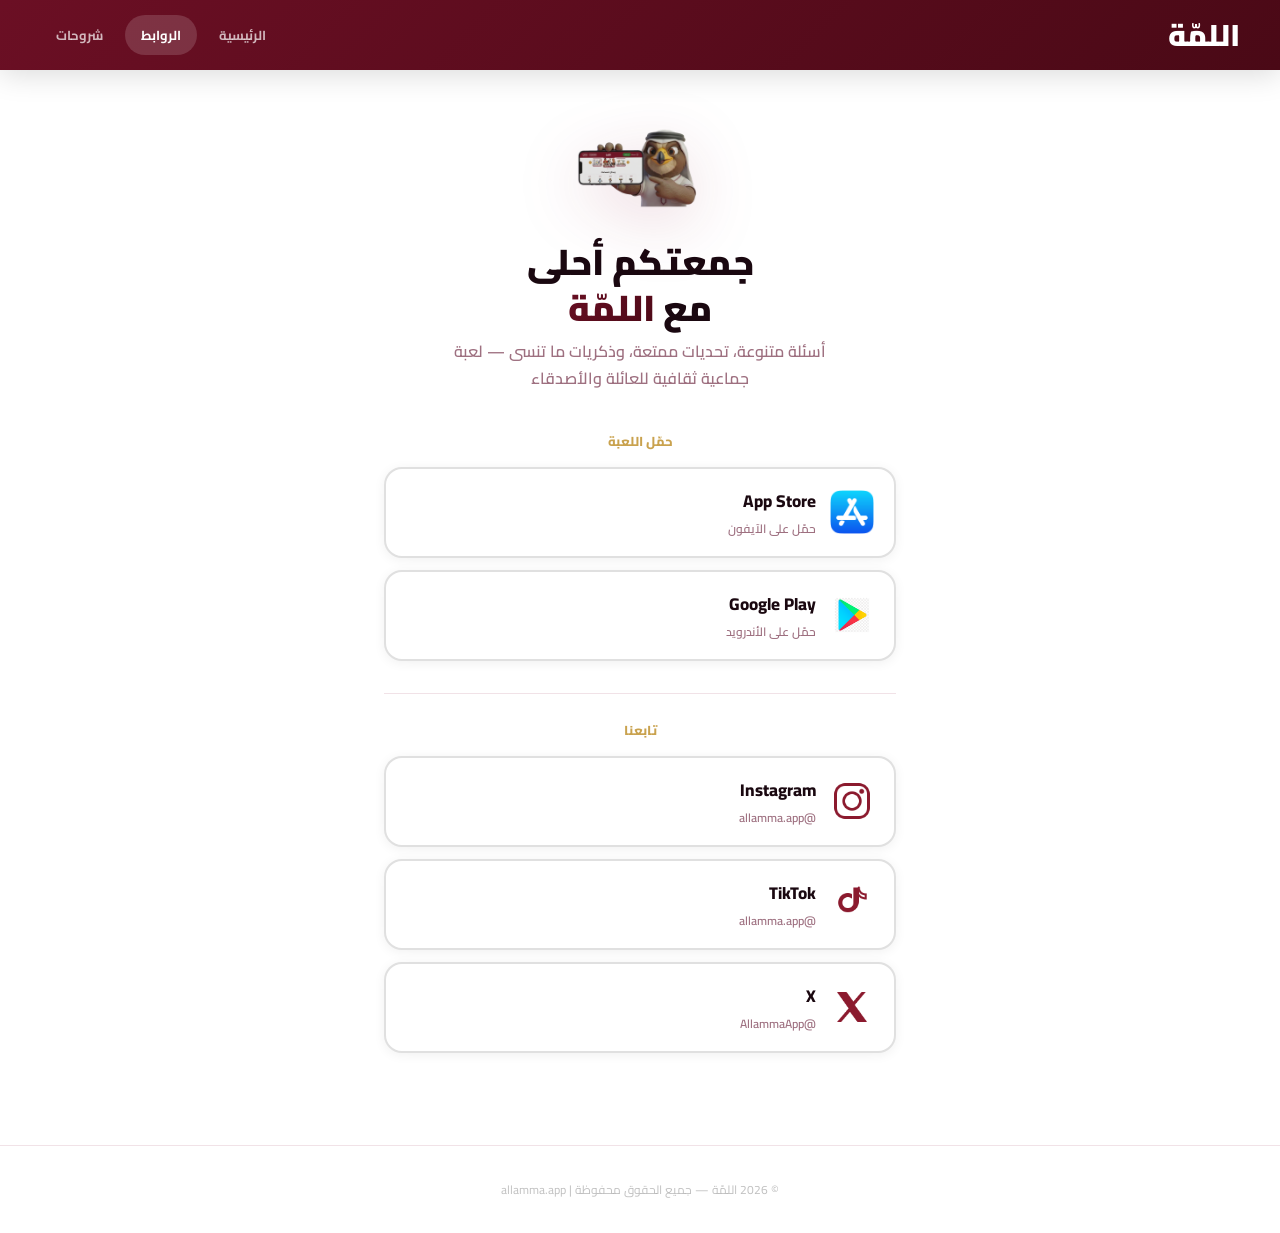
<file: links.html>
<!DOCTYPE html>
<html lang="ar" dir="rtl">
<head>
<meta charset="utf-8">
<meta name="viewport" content="width=device-width, initial-scale=1.0">
<title>اللمّة — الروابط</title>
<meta name="description" content="جمعتكم أحلى مع اللمّة — حمّل اللعبة الحين!">
<meta property="og:title" content="اللمّة"><meta property="og:description" content="جمعتكم أحلى مع اللمّة — حمّلها الحين!">
<meta property="og:image" content="https://allamma.app/falcon.png">
<link rel="icon" href="icon.png">
<style>
@import url('https://fonts.googleapis.com/css2?family=Cairo:wght@400;600;700;800;900&display=swap');
:root{--maroon:#8A1538;--gold:#C9A24E;--dark:#1A0810;--muted:#9E7080;--card-border:rgba(138,21,56,0.12)}
*{margin:0;padding:0;box-sizing:border-box}
html{scroll-behavior:smooth}
body{font-family:'Cairo',sans-serif;background:#fff;color:var(--dark);overflow-x:hidden}
a{text-decoration:none;color:inherit}

/* ═══════════ NAV ═══════════ */
nav{position:fixed;top:0;left:0;right:0;height:70px;background:linear-gradient(135deg,#6B0F24,#4A0916);display:flex;align-items:center;justify-content:space-between;padding:0 clamp(16px,4vw,40px);z-index:100;box-shadow:0 4px 30px rgba(0,0,0,0.15)}
.n-logo{font-size:30px;font-weight:900;color:#fff}
.n-logo a{color:#fff}
.n-links{display:flex;gap:6px;align-items:center}
.n-link{color:rgba(255,255,255,0.7);font-size:13px;font-weight:700;padding:8px 16px;border-radius:30px;transition:all 0.25s}
.n-link:hover{color:#fff;background:rgba(255,255,255,0.15)}
.n-link.active{color:#fff;background:rgba(255,255,255,0.15)}
.n-cta{background:#fff;color:var(--maroon);font-size:13px;font-weight:800;padding:10px 22px;border-radius:30px;transition:all 0.25s;box-shadow:0 4px 16px rgba(138,21,56,0.25)}
.n-cta:hover{transform:scale(1.05);box-shadow:0 6px 24px rgba(0,0,0,0.2)}
@media(max-width:700px){.n-links{gap:2px;overflow-x:auto;white-space:nowrap;scrollbar-width:none;-webkit-overflow-scrolling:touch}.n-links::-webkit-scrollbar{display:none}.n-link{font-size:10px;padding:5px 8px;white-space:nowrap}.n-cta{display:none}.n-logo{font-size:24px}}

/* ═══════════ PAGE ═══════════ */
.page{padding:120px 24px 60px;max-width:560px;margin:0 auto;text-align:center}
.page-falcon{width:140px;margin-bottom:20px;filter:drop-shadow(0 16px 32px rgba(138,21,56,0.15));animation:float 4s ease-in-out infinite}
@keyframes float{0%,100%{transform:translateY(0)}50%{transform:translateY(-10px)}}
.page-title{font-size:clamp(28px,5vw,36px);font-weight:900;margin-bottom:6px;line-height:1.3}
.page-title span{background:linear-gradient(135deg,#6B0F24,#4A0916);-webkit-background-clip:text;-webkit-text-fill-color:transparent;background-clip:text}
.page-sub{color:var(--muted);font-size:clamp(13px,2vw,16px);font-weight:600;margin-bottom:36px;line-height:1.7;max-width:400px;margin-left:auto;margin-right:auto}

/* Section */
.sec-title{color:var(--gold);font-size:13px;font-weight:800;margin-bottom:14px}
.links{display:flex;flex-direction:column;gap:12px;margin-bottom:32px}
.link-btn{display:flex;align-items:center;gap:14px;background:#fff;border:2px solid rgba(0,0,0,0.12);border-radius:18px;padding:16px 20px;transition:all 0.3s cubic-bezier(.16,1,.3,1);box-shadow:0 2px 12px rgba(0,0,0,0.06)}
.link-btn:hover{transform:translateY(-3px);box-shadow:0 12px 32px rgba(0,0,0,0.1);border-color:rgba(0,0,0,0.2)}
.link-btn.disabled{opacity:0.4;pointer-events:none}
.link-icon{width:44px;height:44px;flex-shrink:0}
.link-icon img{width:44px;height:44px;object-fit:contain}
.link-text{flex:1;text-align:right;font-size:17px;font-weight:800}
.link-sub{font-size:12px;color:var(--muted);font-weight:600}

.divider{height:1px;background:var(--card-border);margin:8px 0 24px}

/* Footer */
footer{background:#fff;padding:32px 24px;text-align:center;border-top:1px solid var(--card-border)}
.f-copy{color:rgba(0,0,0,0.25);font-size:12px}

/* ═══════════ MOBILE ═══════════ */
@media(max-width:480px){
  .page{padding:80px 16px 20px}
  .page-falcon{width:80px;margin-bottom:10px}
  .page-title{font-size:22px;margin-bottom:4px}
  .page-title br{display:none}
  .page-sub{font-size:11px;margin-bottom:18px;line-height:1.5}
  .sec-title{font-size:11px;margin-bottom:8px}
  .links{gap:8px;margin-bottom:18px}
  .link-btn{padding:10px 14px;border-radius:14px;gap:10px}
  .link-icon{width:34px;height:34px}
  .link-icon img{width:34px;height:34px}
  .link-text{font-size:14px}
  .link-sub{font-size:10px}
  .divider{margin:4px 0 14px}
  footer{padding:16px 12px}
}
</style>
</head>
<body>

<!-- NAV (same as main page) -->
<nav>
  <div class="n-logo"><a href="/">اللمّة</a></div>
  <div class="n-links">
    <a class="n-link" href="/">الرئيسية</a>
    <a class="n-link active" href="links.html">الروابط</a>
    <a class="n-link" href="tutorials.html">شروحات</a>
  </div>
</nav>

<!-- CONTENT -->
<div class="page">
  <img class="page-falcon" src="falcon.png" alt="اللمّة">
  <div class="page-title">جمعتكم أحلى<br>مع <span>اللمّة</span></div>
  <div class="page-sub">أسئلة متنوعة، تحديات ممتعة، وذكريات ما تنسى — لعبة جماعية ثقافية للعائلة والأصدقاء</div>

  <div class="sec-title">حمّل اللعبة</div>
  <div class="links">
    <a class="link-btn appstore" href="https://apps.apple.com/app/id6760367652" target="_blank">
      <div class="link-icon"><img src="appstore.png" alt="App Store"></div>
      <div class="link-text">App Store<div class="link-sub">حمّل على الآيفون</div></div>
    </a>
    <a class="link-btn gplay" href="https://play.google.com/store/apps/details?id=com.allamma.app" target="_blank">
      <div class="link-icon"><img src="googleplay.png" alt="Google Play"></div>
      <div class="link-text">Google Play<div class="link-sub">حمّل على الأندرويد</div></div>
    </a>
  </div>

  <div class="divider"></div>

  <div class="sec-title">تابعنا</div>
  <div class="links">
    <a class="link-btn instagram" href="https://www.instagram.com/allamma.app" target="_blank">
      <div class="link-icon"><img src="instagram.png" alt="Instagram"></div>
      <div class="link-text">Instagram<div class="link-sub">@allamma.app</div></div>
    </a>
    <a class="link-btn tiktok" href="https://www.tiktok.com/@allamma.app" target="_blank">
      <div class="link-icon"><img src="tiktok.png" alt="TikTok"></div>
      <div class="link-text">TikTok<div class="link-sub">@allamma.app</div></div>
    </a>
    <a class="link-btn x" href="https://x.com/AllammaApp" target="_blank">
      <div class="link-icon"><img src="x.png" alt="X"></div>
      <div class="link-text">X<div class="link-sub">@AllammaApp</div></div>
    </a>
  </div>
</div>

<footer>
  <div class="f-copy">© 2026 اللمّة — جميع الحقوق محفوظة | allamma.app</div>
</footer>

</body>
</html>
</file>
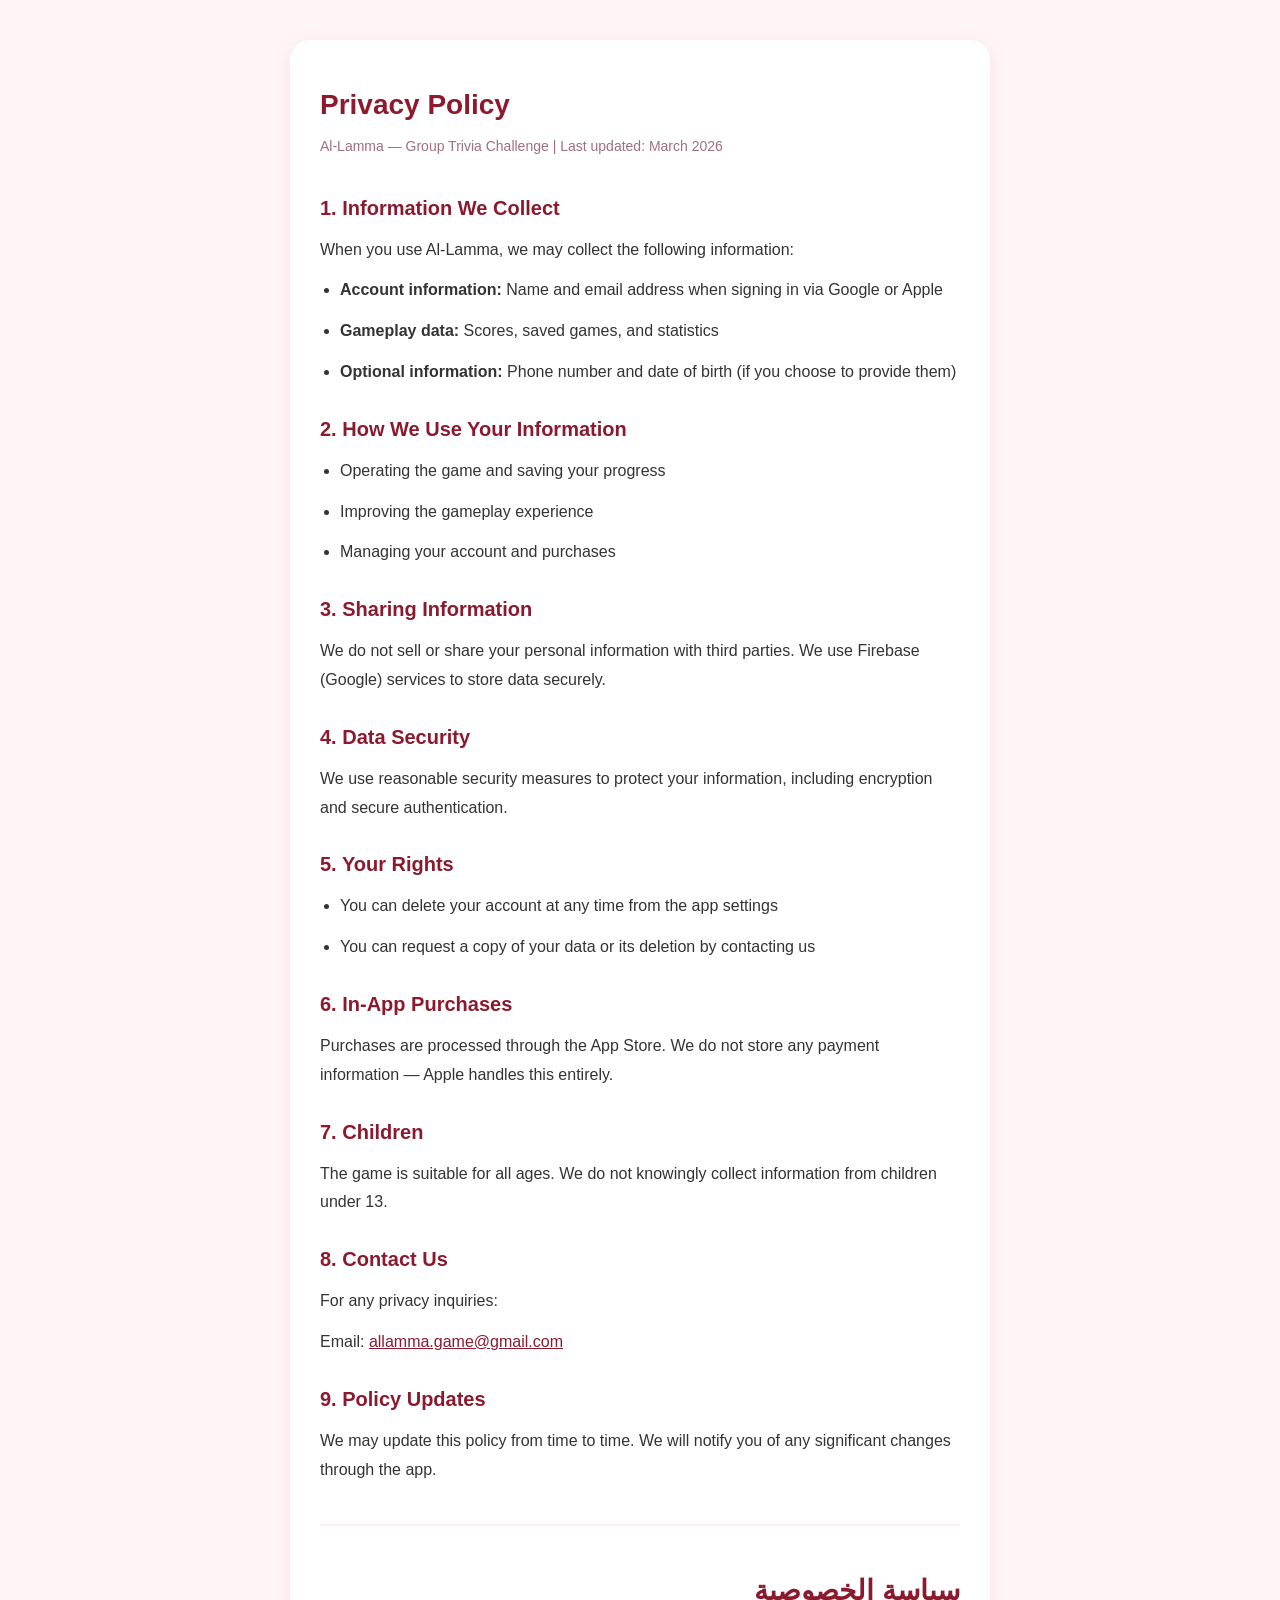
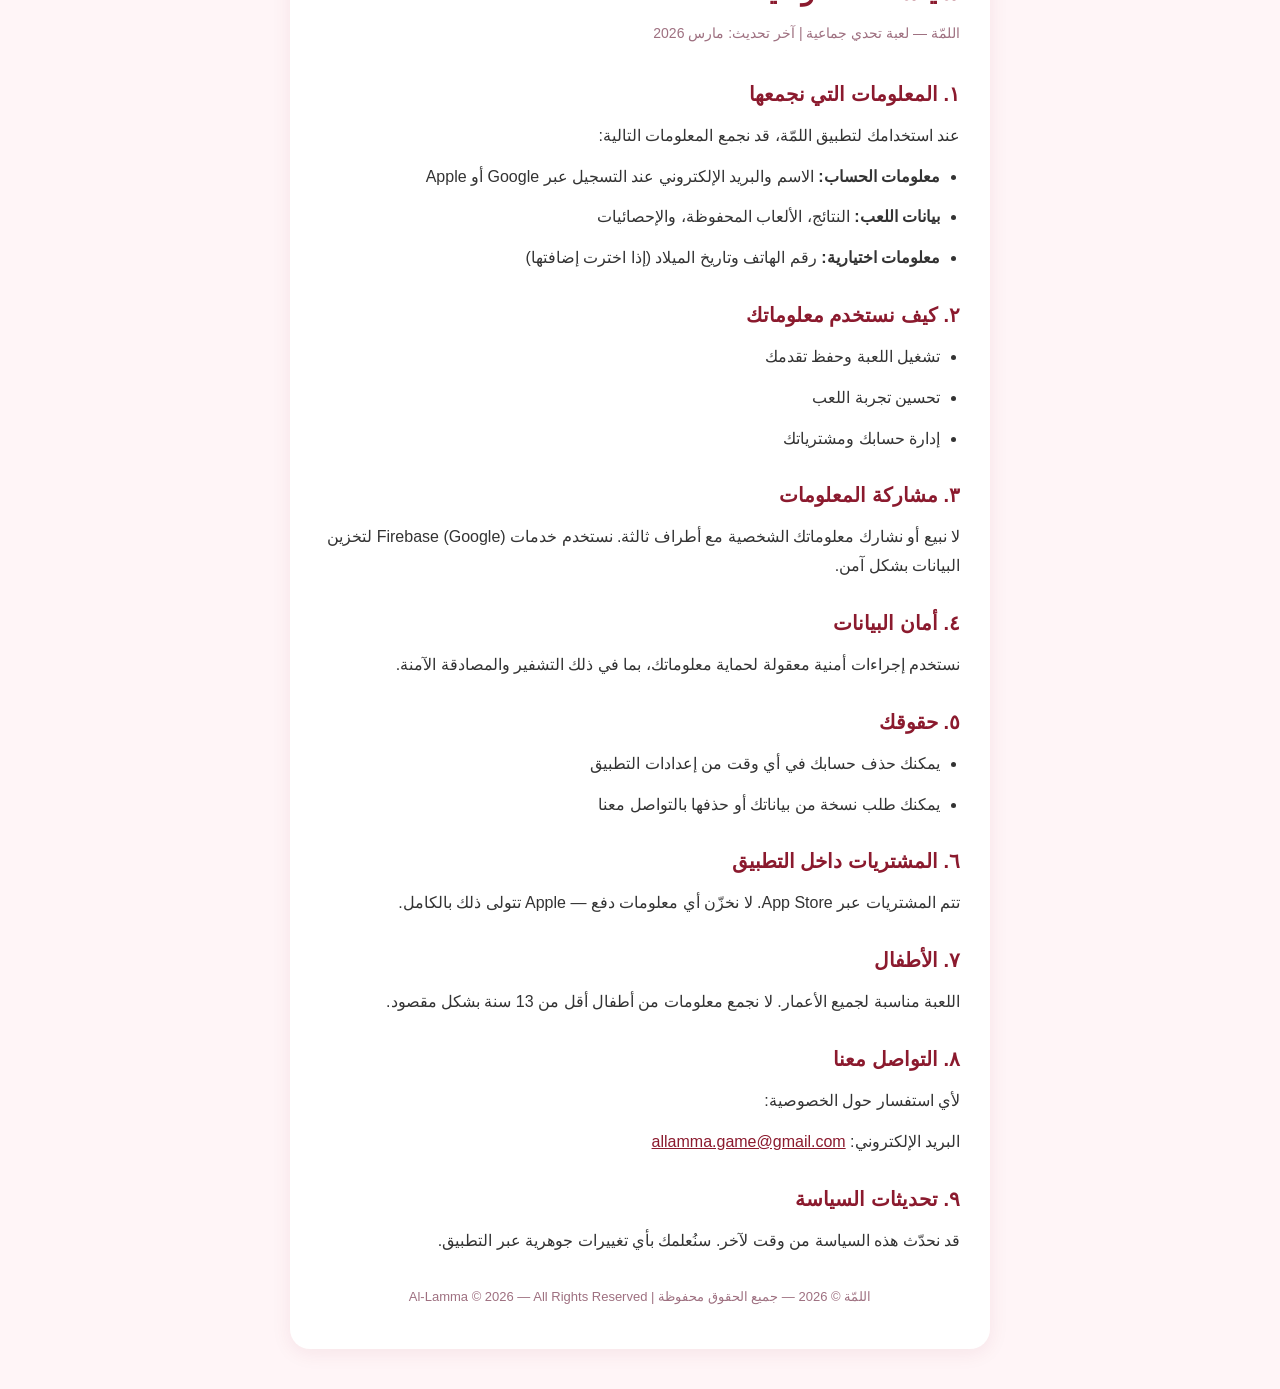
<file: privacy.html>
<!DOCTYPE html>
<html lang="en">
<head>
  <meta charset="UTF-8">
  <meta name="viewport" content="width=device-width, initial-scale=1.0">
  <title>Privacy Policy — Al-Lamma | سياسة الخصوصية — اللمّة</title>
  <style>
    * { margin: 0; padding: 0; box-sizing: border-box; }
    body {
      font-family: -apple-system, 'Segoe UI', Tahoma, sans-serif;
      background: #FFF5F7;
      color: #1A0810;
      line-height: 1.8;
      padding: 40px 20px;
    }
    .container {
      max-width: 700px;
      margin: 0 auto;
      background: #FFFFFF;
      border-radius: 20px;
      padding: 40px 30px;
      box-shadow: 0 4px 20px rgba(139,26,46,0.08);
    }
    h1 { color: #8B1A2E; font-size: 28px; margin-bottom: 4px; }
    .subtitle { color: #9E7080; font-size: 14px; margin-bottom: 30px; }
    h2 { color: #8B1A2E; font-size: 20px; margin-top: 24px; margin-bottom: 10px; }
    p, li { font-size: 16px; color: #333; margin-bottom: 12px; }
    ul { padding-left: 20px; }
    .footer { text-align: center; margin-top: 30px; color: #9E7080; font-size: 13px; }
    a { color: #8B1A2E; }
    .divider { border: none; border-top: 2px solid #F8F0F3; margin: 40px 0; }
    .section-ar { direction: rtl; text-align: right; }
    .section-ar ul { padding-left: 0; padding-right: 20px; }
  </style>
</head>
<body>
  <div class="container">

    <!-- ENGLISH -->
    <h1>Privacy Policy</h1>
    <p class="subtitle">Al-Lamma — Group Trivia Challenge | Last updated: March 2026</p>

    <h2>1. Information We Collect</h2>
    <p>When you use Al-Lamma, we may collect the following information:</p>
    <ul>
      <li><strong>Account information:</strong> Name and email address when signing in via Google or Apple</li>
      <li><strong>Gameplay data:</strong> Scores, saved games, and statistics</li>
      <li><strong>Optional information:</strong> Phone number and date of birth (if you choose to provide them)</li>
    </ul>

    <h2>2. How We Use Your Information</h2>
    <ul>
      <li>Operating the game and saving your progress</li>
      <li>Improving the gameplay experience</li>
      <li>Managing your account and purchases</li>
    </ul>

    <h2>3. Sharing Information</h2>
    <p>We do not sell or share your personal information with third parties. We use Firebase (Google) services to store data securely.</p>

    <h2>4. Data Security</h2>
    <p>We use reasonable security measures to protect your information, including encryption and secure authentication.</p>

    <h2>5. Your Rights</h2>
    <ul>
      <li>You can delete your account at any time from the app settings</li>
      <li>You can request a copy of your data or its deletion by contacting us</li>
    </ul>

    <h2>6. In-App Purchases</h2>
    <p>Purchases are processed through the App Store. We do not store any payment information — Apple handles this entirely.</p>

    <h2>7. Children</h2>
    <p>The game is suitable for all ages. We do not knowingly collect information from children under 13.</p>

    <h2>8. Contact Us</h2>
    <p>For any privacy inquiries:</p>
    <p>Email: <a href="mailto:allamma.game@gmail.com">allamma.game@gmail.com</a></p>

    <h2>9. Policy Updates</h2>
    <p>We may update this policy from time to time. We will notify you of any significant changes through the app.</p>

    <hr class="divider">

    <!-- ARABIC -->
    <div class="section-ar">
      <h1>سياسة الخصوصية</h1>
      <p class="subtitle">اللمّة — لعبة تحدي جماعية | آخر تحديث: مارس 2026</p>

      <h2>١. المعلومات التي نجمعها</h2>
      <p>عند استخدامك لتطبيق اللمّة، قد نجمع المعلومات التالية:</p>
      <ul>
        <li><strong>معلومات الحساب:</strong> الاسم والبريد الإلكتروني عند التسجيل عبر Google أو Apple</li>
        <li><strong>بيانات اللعب:</strong> النتائج، الألعاب المحفوظة، والإحصائيات</li>
        <li><strong>معلومات اختيارية:</strong> رقم الهاتف وتاريخ الميلاد (إذا اخترت إضافتها)</li>
      </ul>

      <h2>٢. كيف نستخدم معلوماتك</h2>
      <ul>
        <li>تشغيل اللعبة وحفظ تقدمك</li>
        <li>تحسين تجربة اللعب</li>
        <li>إدارة حسابك ومشترياتك</li>
      </ul>

      <h2>٣. مشاركة المعلومات</h2>
      <p>لا نبيع أو نشارك معلوماتك الشخصية مع أطراف ثالثة. نستخدم خدمات Firebase (Google) لتخزين البيانات بشكل آمن.</p>

      <h2>٤. أمان البيانات</h2>
      <p>نستخدم إجراءات أمنية معقولة لحماية معلوماتك، بما في ذلك التشفير والمصادقة الآمنة.</p>

      <h2>٥. حقوقك</h2>
      <ul>
        <li>يمكنك حذف حسابك في أي وقت من إعدادات التطبيق</li>
        <li>يمكنك طلب نسخة من بياناتك أو حذفها بالتواصل معنا</li>
      </ul>

      <h2>٦. المشتريات داخل التطبيق</h2>
      <p>تتم المشتريات عبر App Store. لا نخزّن أي معلومات دفع — Apple تتولى ذلك بالكامل.</p>

      <h2>٧. الأطفال</h2>
      <p>اللعبة مناسبة لجميع الأعمار. لا نجمع معلومات من أطفال أقل من 13 سنة بشكل مقصود.</p>

      <h2>٨. التواصل معنا</h2>
      <p>لأي استفسار حول الخصوصية:</p>
      <p>البريد الإلكتروني: <a href="mailto:allamma.game@gmail.com">allamma.game@gmail.com</a></p>

      <h2>٩. تحديثات السياسة</h2>
      <p>قد نحدّث هذه السياسة من وقت لآخر. سنُعلمك بأي تغييرات جوهرية عبر التطبيق.</p>
    </div>

    <div class="footer">
      Al-Lamma © 2026 — All Rights Reserved | اللمّة © 2026 — جميع الحقوق محفوظة
    </div>
  </div>
</body>
</html>
</file>
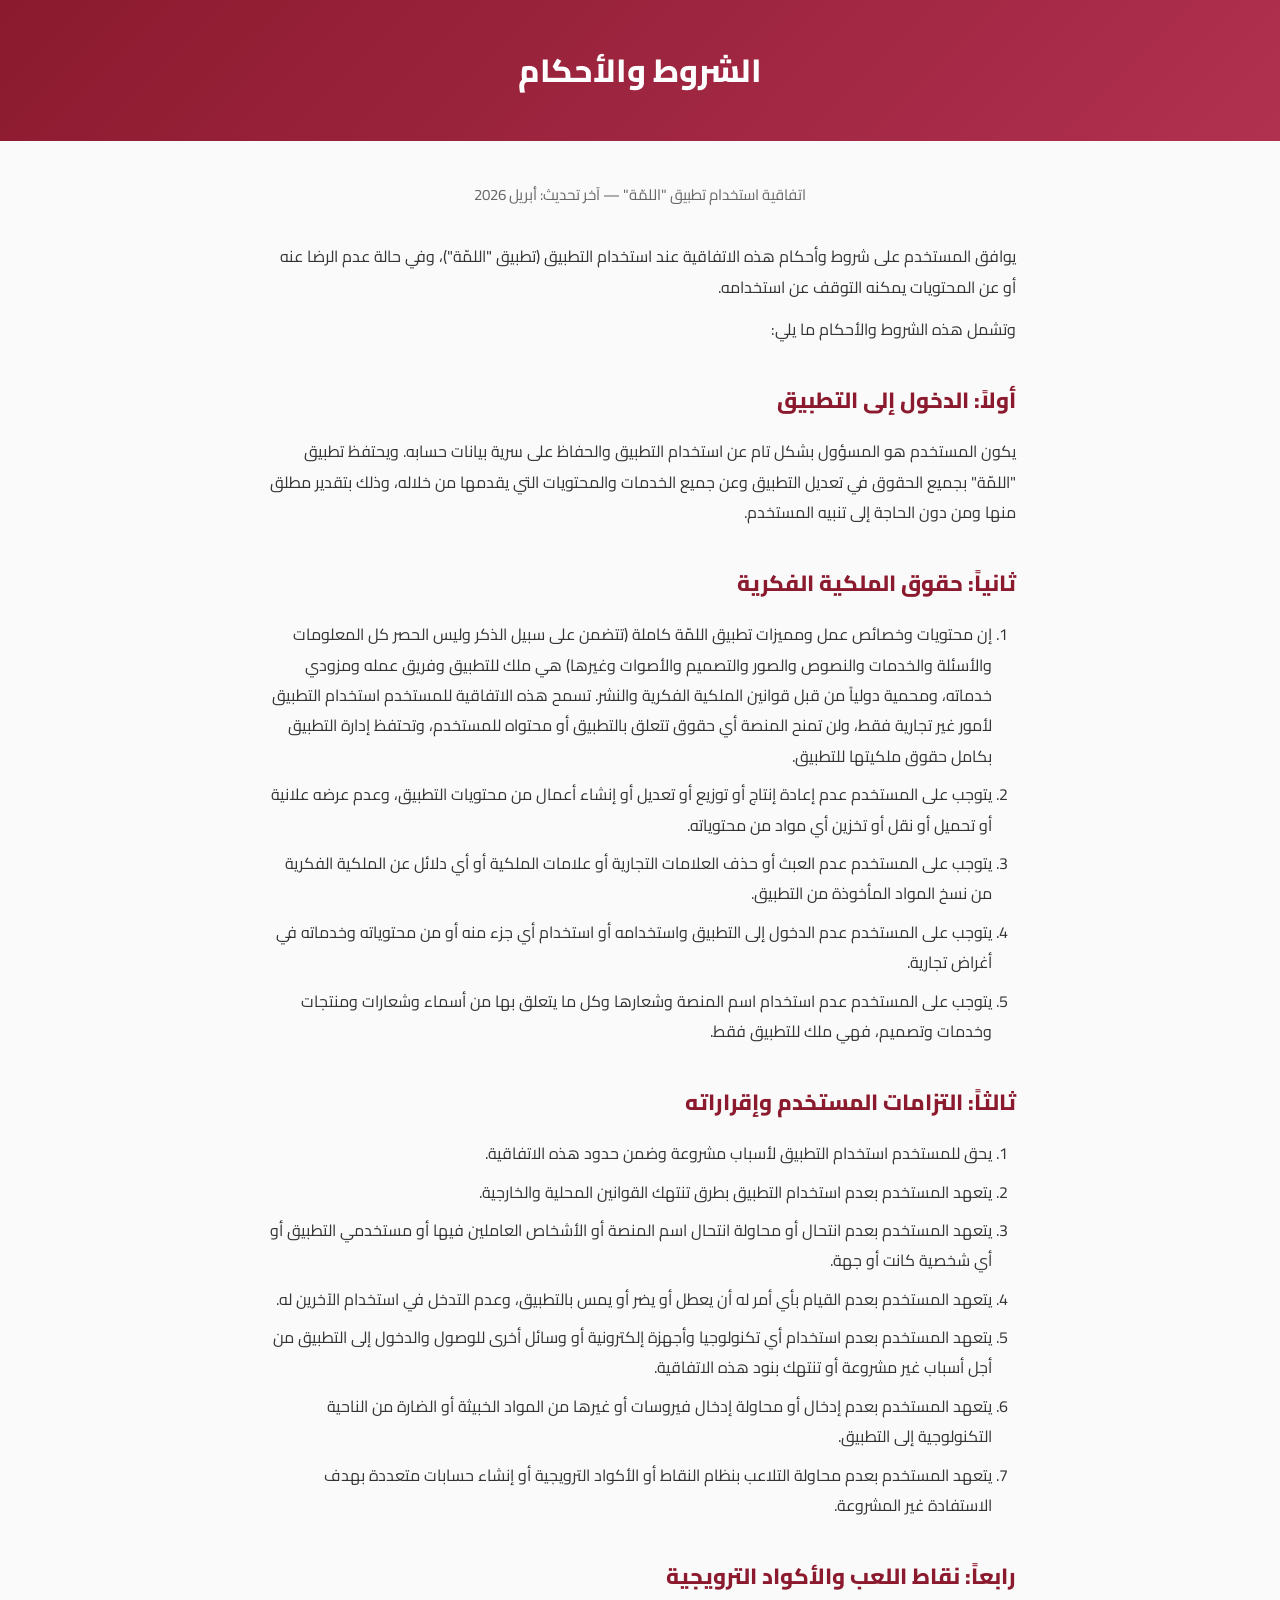
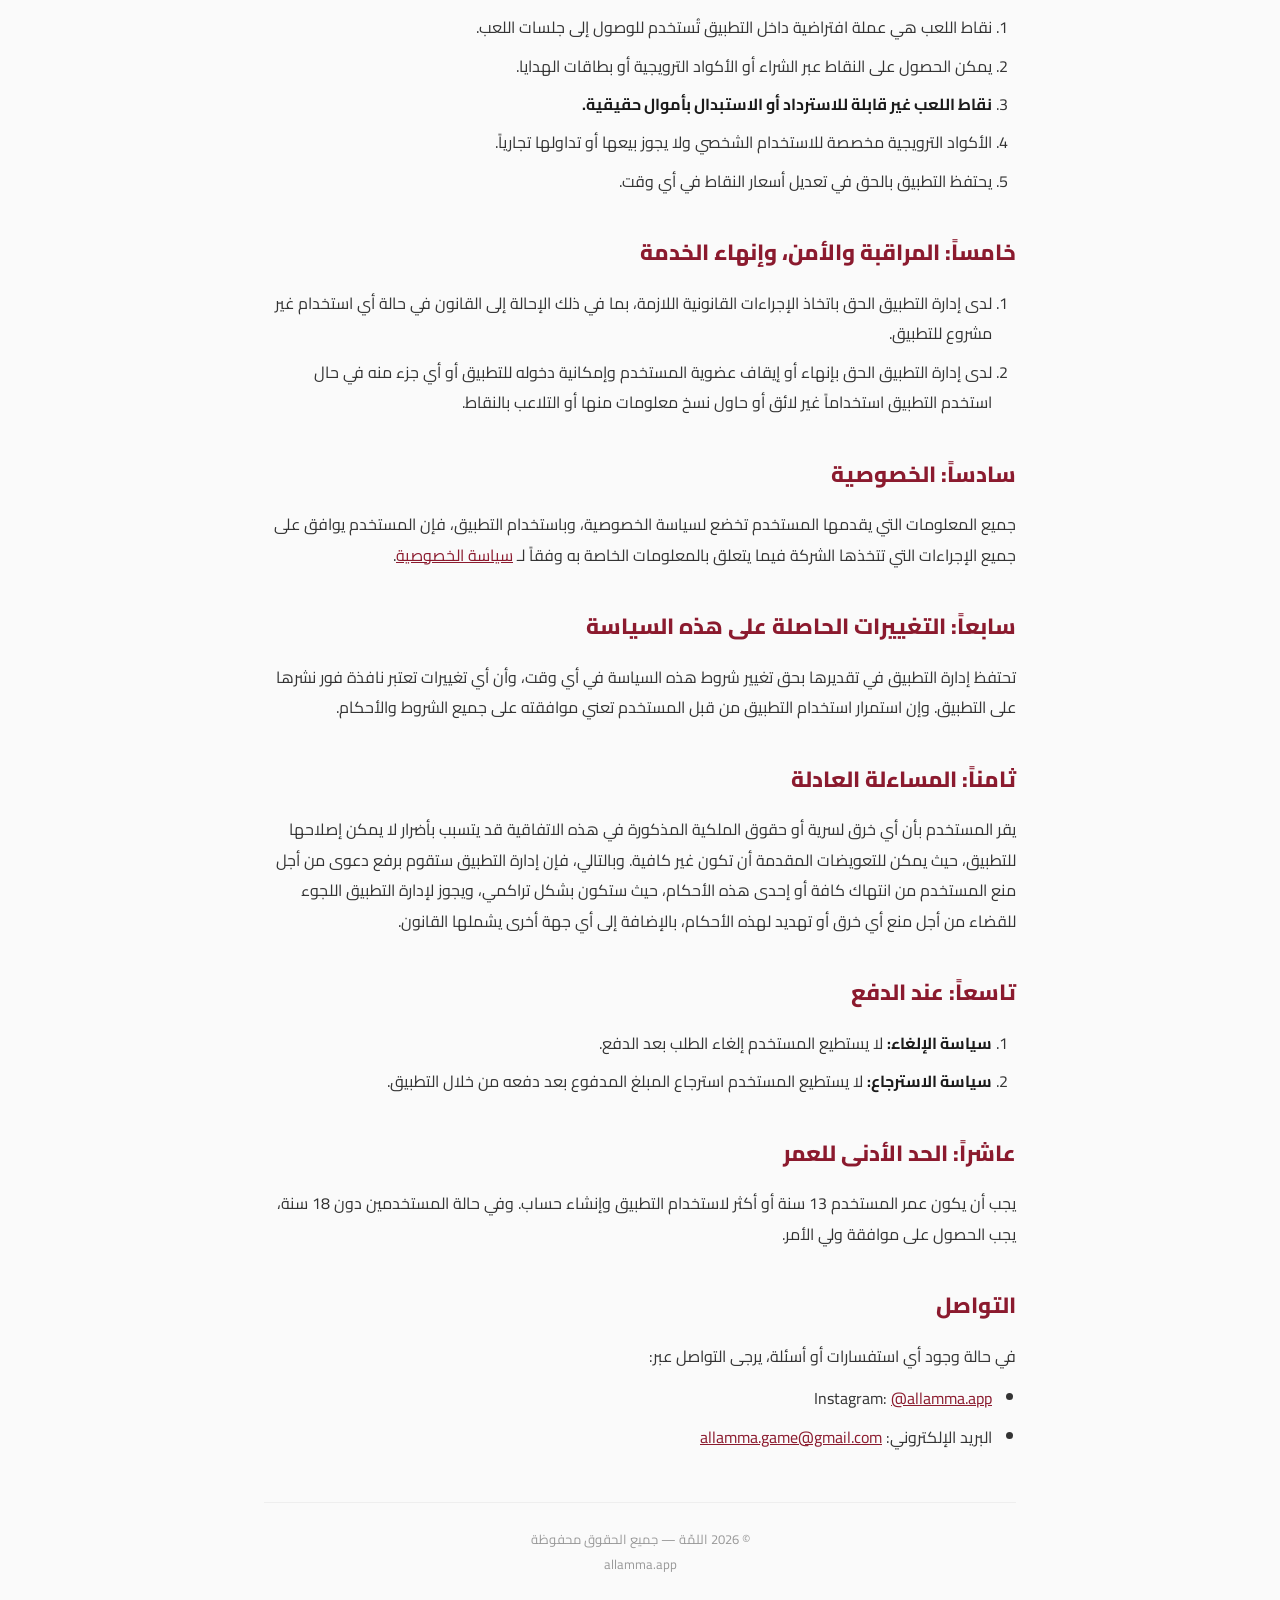
<file: terms.html>
<!DOCTYPE html>
<html lang="ar" dir="rtl">
<head>
<meta charset="utf-8">
<meta name="viewport" content="width=device-width, initial-scale=1.0">
<title>الشروط والأحكام — اللمّة</title>
<style>
@import url('https://fonts.googleapis.com/css2?family=Cairo:wght@400;600;700;800&display=swap');
* { margin: 0; padding: 0; box-sizing: border-box; }
body { font-family: 'Cairo', sans-serif; background: #FAFAFA; color: #1A1A1A; line-height: 1.9; padding: 0; }
.header { background: linear-gradient(135deg, #8B1A2E, #B03050); padding: 40px 20px; text-align: center; }
.header h1 { color: #fff; font-size: 32px; font-weight: 800; }
.container { max-width: 800px; margin: 0 auto; padding: 40px 24px 60px; }
.intro { text-align: center; color: #666; font-size: 15px; margin-bottom: 32px; }
h2 { color: #8B1A2E; font-size: 22px; font-weight: 800; margin-top: 36px; margin-bottom: 14px; }
p { font-size: 16px; color: #333; margin-bottom: 12px; }
ol, ul { padding-right: 24px; margin-bottom: 16px; }
li { margin-bottom: 8px; font-size: 16px; color: #333; }
.footer { text-align: center; margin-top: 50px; padding-top: 24px; border-top: 1px solid #eee; color: #999; font-size: 13px; }
a { color: #8B1A2E; }
strong { color: #1A1A1A; }
</style>
</head>
<body>

<div class="header">
<h1>الشروط والأحكام</h1>
</div>

<div class="container">

<p class="intro">اتفاقية استخدام تطبيق "اللمّة" — آخر تحديث: أبريل 2026</p>

<p>يوافق المستخدم على شروط وأحكام هذه الاتفاقية عند استخدام التطبيق (تطبيق "اللمّة")، وفي حالة عدم الرضا عنه أو عن المحتويات يمكنه التوقف عن استخدامه.</p>
<p>وتشمل هذه الشروط والأحكام ما يلي:</p>

<h2>أولاً: الدخول إلى التطبيق</h2>
<p>يكون المستخدم هو المسؤول بشكل تام عن استخدام التطبيق والحفاظ على سرية بيانات حسابه. ويحتفظ تطبيق "اللمّة" بجميع الحقوق في تعديل التطبيق وعن جميع الخدمات والمحتويات التي يقدمها من خلاله، وذلك بتقدير مطلق منها ومن دون الحاجة إلى تنبيه المستخدم.</p>

<h2>ثانياً: حقوق الملكية الفكرية</h2>
<ol>
<li>إن محتويات وخصائص عمل ومميزات تطبيق اللمّة كاملة (تتضمن على سبيل الذكر وليس الحصر كل المعلومات والأسئلة والخدمات والنصوص والصور والتصميم والأصوات وغيرها) هي ملك للتطبيق وفريق عمله ومزودي خدماته، ومحمية دولياً من قبل قوانين الملكية الفكرية والنشر. تسمح هذه الاتفاقية للمستخدم استخدام التطبيق لأمور غير تجارية فقط، ولن تمنح المنصة أي حقوق تتعلق بالتطبيق أو محتواه للمستخدم، وتحتفظ إدارة التطبيق بكامل حقوق ملكيتها للتطبيق.</li>
<li>يتوجب على المستخدم عدم إعادة إنتاج أو توزيع أو تعديل أو إنشاء أعمال من محتويات التطبيق، وعدم عرضه علانية أو تحميل أو نقل أو تخزين أي مواد من محتوياته.</li>
<li>يتوجب على المستخدم عدم العبث أو حذف العلامات التجارية أو علامات الملكية أو أي دلائل عن الملكية الفكرية من نسخ المواد المأخوذة من التطبيق.</li>
<li>يتوجب على المستخدم عدم الدخول إلى التطبيق واستخدامه أو استخدام أي جزء منه أو من محتوياته وخدماته في أغراض تجارية.</li>
<li>يتوجب على المستخدم عدم استخدام اسم المنصة وشعارها وكل ما يتعلق بها من أسماء وشعارات ومنتجات وخدمات وتصميم، فهي ملك للتطبيق فقط.</li>
</ol>

<h2>ثالثاً: التزامات المستخدم وإقراراته</h2>
<ol>
<li>يحق للمستخدم استخدام التطبيق لأسباب مشروعة وضمن حدود هذه الاتفاقية.</li>
<li>يتعهد المستخدم بعدم استخدام التطبيق بطرق تنتهك القوانين المحلية والخارجية.</li>
<li>يتعهد المستخدم بعدم انتحال أو محاولة انتحال اسم المنصة أو الأشخاص العاملين فيها أو مستخدمي التطبيق أو أي شخصية كانت أو جهة.</li>
<li>يتعهد المستخدم بعدم القيام بأي أمر له أن يعطل أو يضر أو يمس بالتطبيق، وعدم التدخل في استخدام الآخرين له.</li>
<li>يتعهد المستخدم بعدم استخدام أي تكنولوجيا وأجهزة إلكترونية أو وسائل أخرى للوصول والدخول إلى التطبيق من أجل أسباب غير مشروعة أو تنتهك بنود هذه الاتفاقية.</li>
<li>يتعهد المستخدم بعدم إدخال أو محاولة إدخال فيروسات أو غيرها من المواد الخبيثة أو الضارة من الناحية التكنولوجية إلى التطبيق.</li>
<li>يتعهد المستخدم بعدم محاولة التلاعب بنظام النقاط أو الأكواد الترويجية أو إنشاء حسابات متعددة بهدف الاستفادة غير المشروعة.</li>
</ol>

<h2>رابعاً: نقاط اللعب والأكواد الترويجية</h2>
<ol>
<li>نقاط اللعب هي عملة افتراضية داخل التطبيق تُستخدم للوصول إلى جلسات اللعب.</li>
<li>يمكن الحصول على النقاط عبر الشراء أو الأكواد الترويجية أو بطاقات الهدايا.</li>
<li><strong>نقاط اللعب غير قابلة للاسترداد أو الاستبدال بأموال حقيقية.</strong></li>
<li>الأكواد الترويجية مخصصة للاستخدام الشخصي ولا يجوز بيعها أو تداولها تجارياً.</li>
<li>يحتفظ التطبيق بالحق في تعديل أسعار النقاط في أي وقت.</li>
</ol>

<h2>خامساً: المراقبة والأمن، وإنهاء الخدمة</h2>
<ol>
<li>لدى إدارة التطبيق الحق باتخاذ الإجراءات القانونية اللازمة، بما في ذلك الإحالة إلى القانون في حالة أي استخدام غير مشروع للتطبيق.</li>
<li>لدى إدارة التطبيق الحق بإنهاء أو إيقاف عضوية المستخدم وإمكانية دخوله للتطبيق أو أي جزء منه في حال استخدم التطبيق استخداماً غير لائق أو حاول نسخ معلومات منها أو التلاعب بالنقاط.</li>
</ol>

<h2>سادساً: الخصوصية</h2>
<p>جميع المعلومات التي يقدمها المستخدم تخضع لسياسة الخصوصية، وباستخدام التطبيق، فإن المستخدم يوافق على جميع الإجراءات التي تتخذها الشركة فيما يتعلق بالمعلومات الخاصة به وفقاً لـ <a href="https://allamma.app/privacy.html">سياسة الخصوصية</a>.</p>

<h2>سابعاً: التغييرات الحاصلة على هذه السياسة</h2>
<p>تحتفظ إدارة التطبيق في تقديرها بحق تغيير شروط هذه السياسة في أي وقت، وأن أي تغييرات تعتبر نافذة فور نشرها على التطبيق. وإن استمرار استخدام التطبيق من قبل المستخدم تعني موافقته على جميع الشروط والأحكام.</p>

<h2>ثامناً: المساءلة العادلة</h2>
<p>يقر المستخدم بأن أي خرق لسرية أو حقوق الملكية المذكورة في هذه الاتفاقية قد يتسبب بأضرار لا يمكن إصلاحها للتطبيق، حيث يمكن للتعويضات المقدمة أن تكون غير كافية. وبالتالي، فإن إدارة التطبيق ستقوم برفع دعوى من أجل منع المستخدم من انتهاك كافة أو إحدى هذه الأحكام، حيث ستكون بشكل تراكمي، ويجوز لإدارة التطبيق اللجوء للقضاء من أجل منع أي خرق أو تهديد لهذه الأحكام، بالإضافة إلى أي جهة أخرى يشملها القانون.</p>

<h2>تاسعاً: عند الدفع</h2>
<ol>
<li><strong>سياسة الإلغاء:</strong> لا يستطيع المستخدم إلغاء الطلب بعد الدفع.</li>
<li><strong>سياسة الاسترجاع:</strong> لا يستطيع المستخدم استرجاع المبلغ المدفوع بعد دفعه من خلال التطبيق.</li>
</ol>

<h2>عاشراً: الحد الأدنى للعمر</h2>
<p>يجب أن يكون عمر المستخدم 13 سنة أو أكثر لاستخدام التطبيق وإنشاء حساب. وفي حالة المستخدمين دون 18 سنة، يجب الحصول على موافقة ولي الأمر.</p>

<h2>التواصل</h2>
<p>في حالة وجود أي استفسارات أو أسئلة، يرجى التواصل عبر:</p>
<ul>
<li>Instagram: <a href="https://instagram.com/allamma.app">@allamma.app</a></li>
<li>البريد الإلكتروني: <a href="mailto:allamma.game@gmail.com">allamma.game@gmail.com</a></li>
</ul>

<div class="footer">
© 2026 اللمّة — جميع الحقوق محفوظة<br>
allamma.app
</div>

</div>
</body>
</html>
</file>
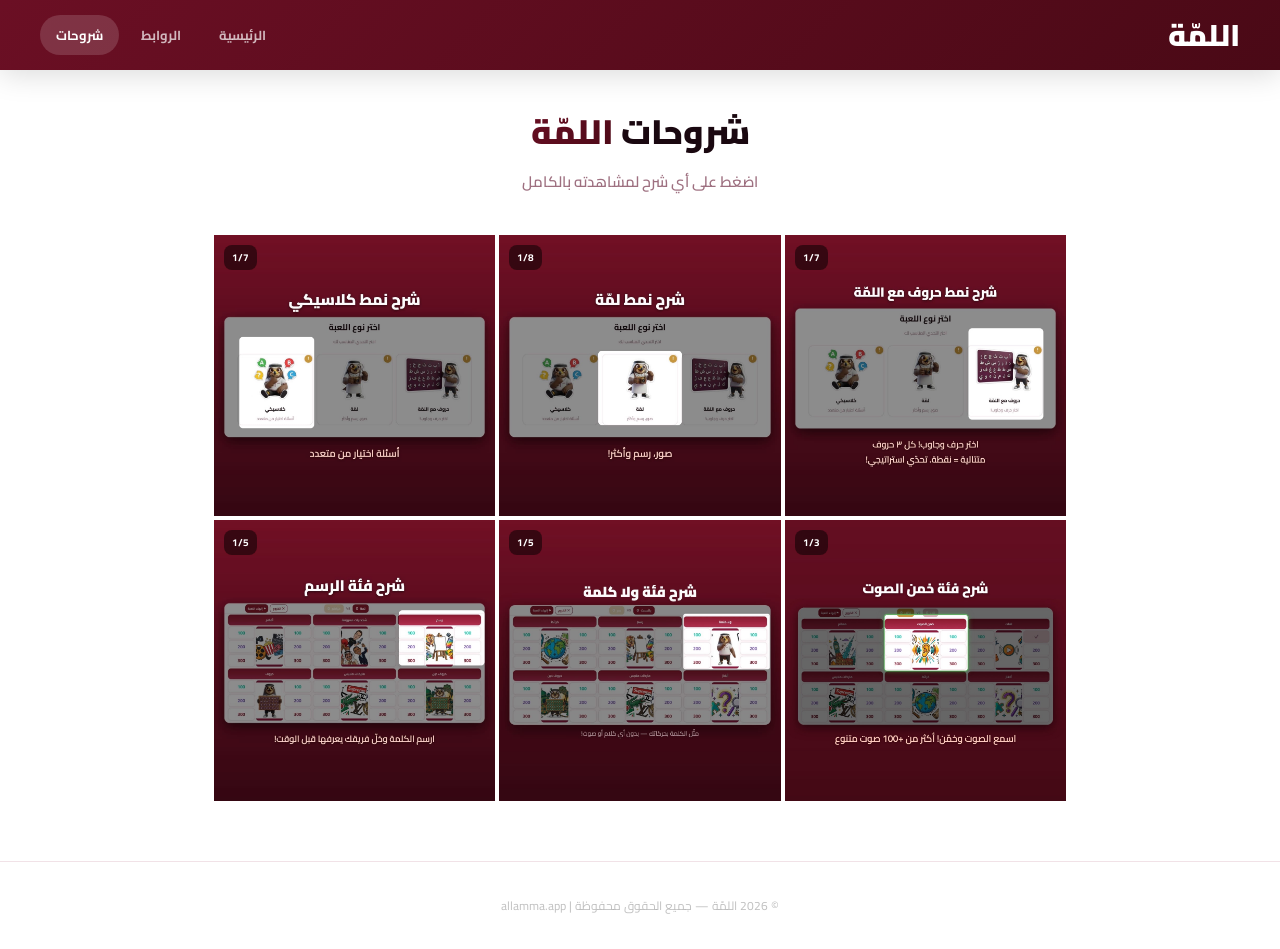
<file: tutorials.html>
<!DOCTYPE html>
<html lang="ar" dir="rtl">
<head>
<meta charset="utf-8">
<meta name="viewport" content="width=device-width, initial-scale=1.0">
<title>اللمّة — شروحات</title>
<meta name="description" content="شروحات لعبة اللمّة — تعلم كيف تلعب">
<meta property="og:title" content="اللمّة — شروحات">
<meta property="og:image" content="https://allamma.app/falcon.png">
<link rel="icon" href="icon.png">
<style>
@import url('https://fonts.googleapis.com/css2?family=Cairo:wght@400;600;700;800;900&display=swap');
:root{--maroon:#8A1538;--gold:#C9A24E;--dark:#1A0810;--muted:#9E7080;--card-border:rgba(138,21,56,0.12)}
*{margin:0;padding:0;box-sizing:border-box}
html{scroll-behavior:smooth}
body{font-family:'Cairo',sans-serif;background:#fff;color:var(--dark);overflow-x:hidden}
a{text-decoration:none;color:inherit}

/* ═══════════ NAV ═══════════ */
nav{position:fixed;top:0;left:0;right:0;height:70px;background:linear-gradient(135deg,#6B0F24,#4A0916);display:flex;align-items:center;justify-content:space-between;padding:0 clamp(16px,4vw,40px);z-index:100;box-shadow:0 4px 30px rgba(0,0,0,0.15)}
.n-logo{font-size:30px;font-weight:900;color:#fff}
.n-logo a{color:#fff}
.n-links{display:flex;gap:6px;align-items:center}
.n-link{color:rgba(255,255,255,0.7);font-size:13px;font-weight:700;padding:8px 16px;border-radius:30px;transition:all 0.25s}
.n-link:hover{color:#fff;background:rgba(255,255,255,0.15)}
.n-link.active{color:#fff;background:rgba(255,255,255,0.15)}
@media(max-width:700px){.n-links{gap:2px;overflow-x:auto;white-space:nowrap;scrollbar-width:none;-webkit-overflow-scrolling:touch}.n-links::-webkit-scrollbar{display:none}.n-link{font-size:10px;padding:5px 8px;white-space:nowrap}.n-logo{font-size:24px}}

/* ═══════════ PAGE ═══════════ */
.page{padding:100px 24px 60px;max-width:900px;margin:0 auto}
.page-header{text-align:center;margin-bottom:40px}
.page-falcon{width:120px;margin-bottom:16px;filter:drop-shadow(0 12px 24px rgba(138,21,56,0.15));animation:float 4s ease-in-out infinite}
@keyframes float{0%,100%{transform:translateY(0)}50%{transform:translateY(-10px)}}
.page-title{font-size:clamp(26px,5vw,34px);font-weight:900;margin-bottom:6px}
.page-title span{background:linear-gradient(135deg,#6B0F24,#4A0916);-webkit-background-clip:text;-webkit-text-fill-color:transparent;background-clip:text}
.page-sub{color:var(--muted);font-size:clamp(13px,2vw,15px);font-weight:600;line-height:1.7}

/* ═══════════ GRID ═══════════ */
.tut-grid{display:grid;grid-template-columns:repeat(3,1fr);gap:4px}
@media(max-width:600px){.tut-grid{grid-template-columns:repeat(3,1fr);gap:3px}}
.tut-item{position:relative;aspect-ratio:1;overflow:hidden;cursor:pointer;background:#f5f0f2}
.tut-item img{width:100%;height:100%;object-fit:cover;transition:transform 0.3s}
.tut-item:hover img{transform:scale(1.05)}
.tut-overlay{position:absolute;inset:0;background:linear-gradient(180deg,transparent 40%,rgba(26,8,16,0.8) 100%);display:flex;flex-direction:column;align-items:center;justify-content:flex-end;padding:14px 10px;opacity:0;transition:opacity 0.3s}
.tut-item:hover .tut-overlay{opacity:1}
.tut-name{color:#fff;font-size:13px;font-weight:800;text-align:center;text-shadow:0 2px 8px rgba(0,0,0,0.5)}
.tut-count{color:rgba(255,255,255,0.7);font-size:11px;font-weight:600}
/* Carousel icon badge */
.tut-badge-icon{position:absolute;top:10px;left:10px;background:rgba(0,0,0,0.5);color:#fff;font-size:10px;font-weight:700;padding:3px 8px;border-radius:8px;backdrop-filter:blur(4px)}

/* ═══════════ LIGHTBOX (Modal) ═══════════ */
.lb-bg{position:fixed;inset:0;background:rgba(0,0,0,0.5);z-index:200;display:none;align-items:center;justify-content:center;backdrop-filter:blur(6px);-webkit-backdrop-filter:blur(6px)}
.lb-bg.open{display:flex}
.lb-modal{background:#fff;border-radius:24px;width:90%;max-width:520px;max-height:85vh;position:relative;box-shadow:0 24px 80px rgba(0,0,0,0.3);overflow:hidden;display:flex;flex-direction:column}
.lb-header{display:flex;align-items:center;justify-content:space-between;padding:16px 20px;border-bottom:1px solid rgba(0,0,0,0.06)}
.lb-title{font-size:16px;font-weight:900;color:var(--dark)}
.lb-counter{font-size:12px;font-weight:600;color:var(--muted)}
.lb-close{width:36px;height:36px;border-radius:50%;background:rgba(0,0,0,0.05);border:none;color:var(--dark);font-size:20px;cursor:pointer;display:flex;align-items:center;justify-content:center;z-index:999;transition:background 0.2s;-webkit-tap-highlight-color:transparent;touch-action:manipulation}
.lb-close:hover,.lb-close:active{background:rgba(0,0,0,0.1)}
.lb-body{position:relative;flex:1;overflow:hidden;min-height:200px;touch-action:pan-y}
.lb-track{display:flex;transition:transform 0.4s cubic-bezier(.16,1,.3,1);will-change:transform;direction:ltr}
.lb-slide{flex:0 0 100%;min-width:100%;display:flex;align-items:center;justify-content:center;padding:12px}
.lb-slide img{max-width:100%;max-height:60vh;object-fit:contain;border-radius:8px}
/* Arrows */
.lb-arrow{position:absolute;top:50%;transform:translateY(-50%);width:40px;height:40px;border-radius:50%;background:rgba(0,0,0,0.06);border:none;color:var(--dark);font-size:20px;font-weight:900;cursor:pointer;z-index:10;transition:all 0.2s}
.lb-arrow:hover{background:rgba(138,21,56,0.1);color:var(--maroon)}
.lb-prev{right:8px}
.lb-next{left:8px}
@media(max-width:600px){
  .lb-modal{width:95%;max-height:80vh;border-radius:18px}
  .lb-arrow{width:32px;height:32px;font-size:16px}
  .lb-header{padding:12px 14px}
  .lb-title{font-size:14px}
}

/* ═══════════ MOBILE ═══════════ */
@media(max-width:480px){
  .page{padding:85px 12px 40px}
  .page-header{margin-bottom:24px}
  .page-falcon{width:90px;margin-bottom:12px}
  .page-title{font-size:24px}
  .page-sub{font-size:12px}
  .tut-grid{gap:2px}
  .tut-badge-icon{font-size:8px;padding:2px 6px;top:6px;left:6px}
  .tut-name{font-size:11px}
  .lb-slide img{max-height:50vh}
  .lb-dots{padding:10px}
  .lb-dot{width:6px;height:6px}
  .lb-dot.active{width:16px}
  footer{padding:20px 12px}
}
/* Dots */
.lb-dots{display:flex;justify-content:center;gap:6px;padding:14px;border-top:1px solid rgba(0,0,0,0.06);direction:ltr}
.lb-dot{width:8px;height:8px;border-radius:50%;background:rgba(138,21,56,0.15);transition:all 0.3s;cursor:pointer}
.lb-dot.active{background:var(--maroon);width:20px;border-radius:4px}

/* ═══════════ FOOTER ═══════════ */
footer{background:#fff;padding:32px 24px;text-align:center;border-top:1px solid var(--card-border)}
.f-copy{color:rgba(0,0,0,0.25);font-size:12px}
</style>
</head>
<body>

<!-- NAV -->
<nav>
  <div class="n-logo"><a href="/">اللمّة</a></div>
  <div class="n-links">
    <a class="n-link" href="/">الرئيسية</a>
    <a class="n-link" href="links.html">الروابط</a>
    <a class="n-link active" href="tutorials.html">شروحات</a>
  </div>
</nav>

<!-- CONTENT -->
<div class="page">
  <div class="page-header">
    <div class="page-title">شروحات <span>اللمّة</span></div>
    <div class="page-sub">اضغط على أي شرح لمشاهدته بالكامل</div>
  </div>

  <div class="tut-grid" id="tutGrid">
    <!-- Tutorial 1: نمط حروف -->
    <div class="tut-item" onclick="openLB(0)">
      <img src="tut-letters-1.png" alt="شرح نمط حروف">
      <div class="tut-badge-icon">1/7</div>
      <div class="tut-overlay"><div class="tut-name">شرح نمط حروف</div></div>
    </div>
    <!-- Tutorial 2: نمط لمّة -->
    <div class="tut-item" onclick="openLB(1)">
      <img src="tut-lamma-1.png" alt="شرح نمط لمّة">
      <div class="tut-badge-icon">1/8</div>
      <div class="tut-overlay"><div class="tut-name">شرح نمط لمّة</div></div>
    </div>
    <!-- Tutorial 3: نمط كلاسيكي -->
    <div class="tut-item" onclick="openLB(2)">
      <img src="tut-classic-1.png" alt="شرح نمط كلاسيكي">
      <div class="tut-badge-icon">1/7</div>
      <div class="tut-overlay"><div class="tut-name">شرح نمط كلاسيكي</div></div>
    </div>
    <!-- Tutorial 4: فئة خمن الصوت -->
    <div class="tut-item" onclick="openLB(3)">
      <img src="tut-sound-1.png" alt="شرح فئة خمن الصوت">
      <div class="tut-badge-icon">1/3</div>
      <div class="tut-overlay"><div class="tut-name">فئة خمن الصوت</div></div>
    </div>
    <!-- Tutorial 5: فئة ولا كلمة -->
    <div class="tut-item" onclick="openLB(4)">
      <img src="tut-charades-1.png" alt="شرح فئة ولا كلمة">
      <div class="tut-badge-icon">1/5</div>
      <div class="tut-overlay"><div class="tut-name">فئة ولا كلمة</div></div>
    </div>
    <!-- Tutorial 6: فئة الرسم -->
    <div class="tut-item" onclick="openLB(5)">
      <img src="tut-drawing-1.png" alt="شرح فئة الرسم">
      <div class="tut-badge-icon">1/5</div>
      <div class="tut-overlay"><div class="tut-name">فئة الرسم</div></div>
    </div>
  </div>
</div>

<!-- LIGHTBOX -->
<div class="lb-bg" id="lb">
  <div class="lb-modal">
    <div class="lb-header">
      <div><div class="lb-title" id="lbTitle"></div><div class="lb-counter" id="lbCounter"></div></div>
      <button class="lb-close" id="lbClose">✕</button>
    </div>
    <div class="lb-body">
      <button class="lb-arrow lb-next" onclick="lbGo(-1)">›</button>
      <button class="lb-arrow lb-prev" onclick="lbGo(1)">‹</button>
      <div class="lb-track" id="lbTrack"></div>
    </div>
    <div class="lb-dots" id="lbDots"></div>
  </div>
</div>

<footer>
  <div class="f-copy">© 2026 اللمّة — جميع الحقوق محفوظة | allamma.app</div>
</footer>

<script>
// Tutorial data — each tutorial has a title and array of image paths
const tutorials = [
  { title: 'شرح نمط حروف', images: ['tut-letters-1.png','tut-letters-2.png','tut-letters-3.png','tut-letters-4.png','tut-letters-5.png','tut-letters-6.png','tut-letters-7.png'] },
  { title: 'شرح نمط لمّة', images: ['tut-lamma-1.png','tut-lamma-2.png','tut-lamma-3.png','tut-lamma-4.png','tut-lamma-5.png','tut-lamma-6.png','tut-lamma-7.png','tut-lamma-8.png'] },
  { title: 'شرح نمط كلاسيكي', images: ['tut-classic-1.png','tut-classic-2.png','tut-classic-3.png','tut-classic-4.png','tut-classic-5.png','tut-classic-6.png','tut-classic-7.png'] },
  { title: 'فئة خمن الصوت', images: ['tut-sound-1.png','tut-sound-2.png','tut-sound-3.png'] },
  { title: 'فئة ولا كلمة', images: ['tut-charades-1.png','tut-charades-2.png','tut-charades-3.png','tut-charades-4.png','tut-charades-5.png'] },
  { title: 'فئة الرسم', images: ['tut-drawing-1.png','tut-drawing-2.png','tut-drawing-3.png','tut-drawing-4.png','tut-drawing-5.png'] }
];

let curTut = 0, curSlide = 0;
const lb = document.getElementById('lb');
const lbTrack = document.getElementById('lbTrack');
const lbDots = document.getElementById('lbDots');
const lbTitle = document.getElementById('lbTitle');
const lbCounter = document.getElementById('lbCounter');

function openLB(idx) {
  curTut = idx; curSlide = 0;
  const tut = tutorials[idx];
  lbTitle.textContent = tut.title;
  // Build slides
  lbTrack.innerHTML = tut.images.map(src => `<div class="lb-slide"><img src="${src}" alt=""></div>`).join('');
  // Build dots
  lbDots.innerHTML = tut.images.map((_, i) => `<div class="lb-dot${i===0?' active':''}" onclick="lbTo(${i})"></div>`).join('');
  updateLB();
  lb.classList.add('open');
  document.body.style.overflow = 'hidden';
}

function closeLB() {
  lb.classList.remove('open');
  document.body.style.overflow = '';
}

function lbGo(dir) {
  const total = tutorials[curTut].images.length;
  curSlide = (curSlide + dir + total) % total;
  updateLB();
}

function lbTo(idx) {
  curSlide = idx;
  updateLB();
}

function updateLB() {
  const total = tutorials[curTut].images.length;
  lbTrack.style.transform = `translateX(-${curSlide * 100}%)`;
  lbCounter.textContent = `${total} / ${curSlide + 1}`;
  lbDots.querySelectorAll('.lb-dot').forEach((d, i) => d.className = 'lb-dot' + (i === curSlide ? ' active' : ''));
}

// Touch swipe for lightbox
let lbX = 0;
// Touch swipe on entire modal body
const lbBody = document.querySelector('.lb-body');
lbBody.addEventListener('touchstart', e => { lbX = e.touches[0].clientX }, { passive: true });
lbBody.addEventListener('touchmove', e => { e.preventDefault() }, { passive: false });
lbBody.addEventListener('touchend', e => { const dx = e.changedTouches[0].clientX - lbX; if (Math.abs(dx) > 30) { dx < 0 ? lbGo(1) : lbGo(-1) } }, { passive: true });

// Close button
document.getElementById('lbClose').addEventListener('click', closeLB);
document.getElementById('lbClose').addEventListener('touchend', function(e) { e.preventDefault(); closeLB(); });
// Click backdrop to close
lb.addEventListener('click', function(e) { if (e.target === lb) closeLB() });
// ESC to close
document.addEventListener('keydown', e => { if (e.key === 'Escape') closeLB() });
</script>
</body>
</html>
</file>
<file: assets/landing/landing.css>
/* Al-Lammah landing v2 — design tokens follow the game's v2 identity. */
:root{
  /* Swap the logo here only: every logo on the page reads this one variable. */
  --logo:url("ui/logo-wordmark.webp");
  --logo-ratio:342/180;

  --maroon:#7A1A2C; --bar:#7A1726; --maroon-deep:#4F0D1B;
  --navy:#1F3A5F; --navy-deep:#132741; --navy-soft:#3D6A9E;
  --tint-m:#F3E1E5; --tint-n:#E1E9F3;
  --cream:#F3D9A4; --gold:#C9973A; --gold-ink:#8A5F12;
  --ink:#22161A; --muted:#6E6266; --line:#ECE7E4; --bg:#F7F5F3; --white:#fff;
  --r-lg:28px; --r-md:20px; --r-sm:14px;
  --shadow:0 12px 32px rgba(58,16,24,.10);
  --shadow-lg:0 24px 60px rgba(58,16,24,.16);
  --ease:cubic-bezier(.16,1,.3,1);
  --spring:cubic-bezier(.34,1.56,.64,1);
  --gutter:clamp(16px,4vw,40px);
  --max:1240px;
  color-scheme:light;
}
*{box-sizing:border-box;margin:0;padding:0}
html{scroll-behavior:smooth;-webkit-text-size-adjust:100%}
body{font-family:'Cairo',system-ui,sans-serif;background:var(--white);color:var(--ink);overflow-x:hidden;line-height:1.6;-webkit-font-smoothing:antialiased;text-rendering:optimizeLegibility}
img,video,svg{display:block;max-width:100%}
img{height:auto}
a{color:inherit;text-decoration:none}
button{font:inherit;color:inherit;background:none;border:0;cursor:pointer}
.num{font-family:'Nunito','Cairo',sans-serif;font-weight:900;direction:ltr;unicode-bidi:isolate;font-variant-numeric:tabular-nums}
.sr-only{position:absolute;width:1px;height:1px;overflow:hidden;clip:rect(0 0 0 0);white-space:nowrap}
:focus-visible{outline:3px solid var(--gold);outline-offset:3px;border-radius:10px}
.skip{position:absolute;top:-60px;right:16px;background:var(--maroon);color:#fff;padding:10px 18px;border-radius:12px;z-index:200;font-weight:800}
.skip:focus{top:12px}
.wrap{max-width:var(--max);margin:0 auto;padding:0 var(--gutter)}
.logo{display:block;aspect-ratio:var(--logo-ratio);background:var(--logo) center/contain no-repeat}

/* ── reveal (only when JS is running; content is visible without JS) ── */
.js [data-reveal]{opacity:0;transform:translateY(28px);transition:opacity .8s var(--ease),transform .8s var(--ease);transition-delay:var(--d,0s)}
.js [data-reveal].in{opacity:1;transform:none}

/* ═══════════ HEADER ═══════════ */
.site-head{position:sticky;top:0;z-index:100;background:rgba(255,255,255,.86);-webkit-backdrop-filter:saturate(1.4) blur(14px);backdrop-filter:saturate(1.4) blur(14px);transition:box-shadow .3s}
.site-head::after{content:"";position:absolute;inset:auto 0 0 0;height:3px;background:linear-gradient(to left,var(--maroon) 50%,var(--navy) 50%)}
.site-head.scrolled{box-shadow:0 6px 24px rgba(58,16,24,.10)}
.head-in{display:flex;align-items:center;justify-content:space-between;gap:16px;height:64px}
.head-in .logo{height:42px}
.nav{display:flex;align-items:center;gap:4px}
.nav a{font-size:14px;font-weight:700;color:var(--muted);padding:8px 14px;border-radius:999px;transition:color .2s,background-color .2s}
.nav a:hover{color:var(--maroon);background:var(--tint-m)}
.head-cta{display:inline-flex;align-items:center;gap:8px;background:var(--maroon);color:#fff;font-weight:800;font-size:14px;padding:10px 20px;border-radius:999px;box-shadow:0 6px 18px rgba(122,26,44,.28);transition:transform .25s var(--ease),box-shadow .25s}
.head-cta:hover{transform:translateY(-2px);box-shadow:0 10px 24px rgba(122,26,44,.34)}
.menu{display:none;position:relative}
.menu summary{list-style:none;display:grid;place-items:center;width:44px;height:44px;border-radius:14px;background:var(--tint-m);color:var(--maroon);cursor:pointer}
.menu summary::-webkit-details-marker{display:none}
.menu-panel{position:absolute;top:54px;left:0;min-width:210px;background:#fff;border-radius:18px;box-shadow:var(--shadow-lg);padding:8px;display:flex;flex-direction:column;border:1px solid var(--line)}
.menu-panel a{padding:12px 14px;border-radius:12px;font-weight:700;font-size:15px}
.menu-panel a:hover{background:var(--tint-m);color:var(--maroon)}
.menu[open] .menu-panel{animation:pop .25s var(--ease)}
@keyframes pop{from{opacity:0;transform:translateY(-6px) scale(.98)}to{opacity:1;transform:none}}
@media (max-width:900px){.nav{display:none}.menu{display:block}.head-in{height:60px}.head-in .logo{height:38px}.head-cta{padding:9px 16px;font-size:13px}.head-end{display:flex;align-items:center;gap:10px}}
@media (min-width:901px){.head-end{display:flex;align-items:center;gap:10px}}

/* ═══════════ HERO ═══════════ */
.hero{position:relative;overflow:hidden;padding:clamp(28px,6vw,72px) 0 clamp(36px,6vw,80px);isolation:isolate}
.hero-bg{position:absolute;inset:0;z-index:-1;pointer-events:none}
.hero-bg span{position:absolute;border-radius:50%;filter:blur(2px)}
.hero-bg .b1{width:min(1100px,150vw);height:min(1100px,150vw);right:max(-400px,-55vw);top:max(-520px,-70vw);background:radial-gradient(circle,var(--tint-m) 0 55%,rgba(243,225,229,0) 70%)}
.hero-bg .b2{width:min(960px,130vw);height:min(960px,130vw);left:max(-440px,-60vw);bottom:max(-500px,-65vw);background:radial-gradient(circle,var(--tint-n) 0 55%,rgba(225,233,243,0) 70%)}
.hero-grid{display:grid;grid-template-columns:minmax(0,1fr) minmax(0,1.2fr);gap:clamp(24px,4vw,56px);align-items:center}
.eyebrow{display:inline-flex;align-items:center;gap:8px;background:#fff;border:1px solid var(--line);box-shadow:0 4px 14px rgba(58,16,24,.06);border-radius:999px;padding:5px 6px 5px 14px;font-size:13px;font-weight:700;color:var(--muted)}
.eyebrow b{background:var(--maroon);color:#fff;border-radius:999px;padding:2px 10px;font-weight:800;font-size:12px}
.hero h1{font-weight:900;font-size:clamp(42px,4.6vw,66px);line-height:1.12;margin:18px 0 14px;letter-spacing:-.5px}
.hero h1 .l1{display:block;color:var(--ink)}
.hero h1 .l2{display:block;color:var(--maroon);white-space:nowrap}
.hero h1 .l2 em{font-style:normal;position:relative;white-space:nowrap}
.hero h1 .l2 em::after{content:"";position:absolute;right:0;left:0;bottom:.16em;height:.13em;border-radius:99px;background:var(--cream);z-index:-1;transform-origin:right;animation:underline 1s .7s var(--ease) both}
@keyframes underline{from{transform:scaleX(0)}to{transform:scaleX(1)}}
.lede{font-size:clamp(16px,1.6vw,19px);font-weight:600;color:var(--muted);max-width:30em}
.lede strong{color:var(--ink);font-weight:800}
.stores{display:flex;gap:12px;flex-wrap:wrap;margin-top:26px}
.store{display:inline-flex;align-items:center;gap:12px;min-height:58px;padding:9px 20px 9px 22px;border-radius:18px;background:var(--ink);color:#fff;box-shadow:0 10px 24px rgba(34,22,26,.18);transition:transform .3s var(--ease),box-shadow .3s}
.store:hover{transform:translateY(-3px);box-shadow:0 16px 32px rgba(34,22,26,.24)}
.store img{width:28px;height:28px}
.store span{display:flex;flex-direction:column;line-height:1.15}
.store small{font-size:12px;font-weight:600;opacity:.75}
.store b{font-family:system-ui,-apple-system,'Segoe UI',sans-serif;font-size:18px;font-weight:700;direction:ltr}
.store.light{background:#fff;color:var(--ink)}
.hero-copy > *{animation:rise .9s var(--ease) both}
.hero-copy > :nth-child(2){animation-delay:.08s}.hero-copy > :nth-child(3){animation-delay:.16s}.hero-copy > :nth-child(4){animation-delay:.24s}
@keyframes rise{from{opacity:0;transform:translateY(22px)}to{opacity:1;transform:none}}

/* device + falcon stage */
.stage{position:relative;animation:rise 1s .15s var(--ease) both}
.device{position:relative;container-type:inline-size;width:100%;aspect-ratio:874/402;padding:0;border-radius:clamp(22px,5.4cqw,46px)}
.device-frame{position:absolute;inset:-2.3%;border-radius:inherit;background:#15100F;box-shadow:0 0 0 1.5px #3a3234 inset,var(--shadow-lg);transform:none}
.device-frame::before{content:"";position:absolute;inset:0;border-radius:inherit;background:linear-gradient(120deg,rgba(255,255,255,.14),rgba(255,255,255,0) 30%)}
.screen{--u:calc(100cqw / 874);position:absolute;inset:0;border-radius:calc(30 * var(--u));overflow:hidden;background:var(--bg);font-size:calc(14 * var(--u));transform:translateZ(0)}
.stage-shadow{position:absolute;left:8%;right:8%;bottom:-9%;height:10%;border-radius:50%;background:radial-gradient(ellipse,rgba(58,16,24,.22),rgba(58,16,24,0) 70%);z-index:-1}
.falcon-hero{position:absolute;z-index:3;right:-11%;bottom:-12%;width:23%;aspect-ratio:376/420;pointer-events:none}
.falcon-hero .fv,.falcon-hero img{position:absolute;inset:0;width:100%;height:100%;object-fit:contain;transition:opacity .35s ease,transform .5s var(--spring);filter:drop-shadow(0 10px 14px rgba(30,4,10,.25))}
.falcon-hero .cheer{opacity:0;transform:translateY(6%) scale(.92)}
.falcon-hero.is-cheer .cheer{opacity:1;transform:none}
.falcon-hero.is-cheer .point{opacity:0}

/* in-screen pieces (all sizes in --u so the whole game scales as one picture) */
.g-bars{position:absolute;inset:0 0 auto 0;height:calc(58 * var(--u));z-index:6}
.g-bar{position:absolute;inset:0;background:var(--bar);box-shadow:0 calc(3*var(--u)) calc(10*var(--u)) rgba(58,10,18,.18);transition:opacity .6s ease}
.g-bar.navy{background:#1E3656;opacity:0}
.screen[data-team="2"] .g-bar.navy{opacity:1}
.g-barin{position:absolute;inset:0;display:flex;align-items:center;gap:calc(10*var(--u));padding:0 calc(59*var(--u));color:#fff}
.g-brand{font-weight:900;font-size:calc(21*var(--u));margin-inline-start:auto;order:9}
.chip{position:relative;display:flex;align-items:center;gap:calc(8*var(--u));height:calc(38*var(--u));padding:0 calc(14*var(--u));border-radius:calc(19*var(--u));background:rgba(255,255,255,.14);border:calc(1*var(--u)) solid rgba(255,255,255,.22);font-weight:700;font-size:calc(13.5*var(--u));color:#fff;white-space:nowrap}
.chip .dot{width:calc(9*var(--u));height:calc(9*var(--u));border-radius:50%;box-shadow:0 0 0 calc(2*var(--u)) #fff}
.chip .sc{font-size:calc(19*var(--u));min-width:calc(42*var(--u));text-align:center}
.chip .tag{font-size:calc(11*var(--u));font-weight:800;padding:0 calc(9*var(--u));height:calc(22*var(--u));line-height:calc(22*var(--u));border-radius:calc(11*var(--u));color:#fff;opacity:0;transform:scale(.6);transition:opacity .3s,transform .4s var(--spring)}
.chip.c1 .tag{background:var(--maroon)}.chip.c2 .tag{background:var(--navy)}
.chip-bg{position:absolute;inset:calc(-1*var(--u));border-radius:inherit;background:#fff;opacity:0;transition:opacity .4s;z-index:-1}
.chip{isolation:isolate}
.screen[data-team="1"] .c1,.screen[data-team="2"] .c2{color:var(--ink)}
.screen[data-team="1"] .c1 .chip-bg,.screen[data-team="2"] .c2 .chip-bg{opacity:1}
.screen[data-team="1"] .c1 .tag,.screen[data-team="2"] .c2 .tag{opacity:1;transform:none}
.chip .sc.bump{animation:bump .5s var(--spring)}
@keyframes bump{40%{transform:scale(1.35)}}
.track{position:relative;flex:1;height:calc(12*var(--u));border-radius:calc(6*var(--u));background:rgba(255,255,255,.22);overflow:hidden;max-width:calc(220*var(--u))}
.track i{position:absolute;top:0;bottom:0;width:50%;transition:transform .9s var(--ease)}
.track .fm{right:0;background:#fff;transform-origin:right;transform:scaleX(var(--pm,.04))}
.track .fn{left:0;background:#9FB7D6;transform-origin:left;transform:scaleX(var(--pn,.04))}
.track::after{content:"";position:absolute;left:50%;top:0;bottom:0;width:calc(1.5*var(--u));background:rgba(255,255,255,.55)}

.g-body{transition:opacity .4s ease;position:absolute;top:calc(70*var(--u));bottom:calc(14*var(--u));left:calc(59*var(--u));right:calc(59*var(--u));display:flex;gap:calc(12*var(--u))}
.g-tint{position:absolute;inset:0;background:linear-gradient(180deg,var(--tint-m),#F9EEF1);transition:opacity .6s}
.g-tint.navy{background:linear-gradient(180deg,var(--tint-n),#EEF3F9);opacity:0}
.screen[data-team="2"] .g-tint.navy{opacity:1}
.panel{width:calc(132*var(--u));flex:none;display:flex;flex-direction:column;align-items:center;padding-top:calc(10*var(--u));text-align:center}
.panel .k{font-size:calc(12*var(--u));color:var(--muted);font-weight:600}
.panel .v{position:relative;height:calc(46*var(--u));width:100%;font-size:calc(34*var(--u));font-weight:900;line-height:1.3}
.panel .v span{position:absolute;inset:0;transition:opacity .4s,transform .5s var(--ease)}
.panel .v .t1{color:var(--maroon)}.panel .v .t2{color:var(--navy);opacity:0;transform:translateY(40%)}
.screen[data-team="2"] .panel .v .t1{opacity:0;transform:translateY(-40%)}
.screen[data-team="2"] .panel .v .t2{opacity:1;transform:none}
.panel .s{margin-top:calc(8*var(--u));font-size:calc(11.5*var(--u));font-weight:800;color:#fff;background:var(--maroon);padding:calc(3*var(--u)) calc(14*var(--u));border-radius:calc(14*var(--u));transition:background-color .5s}
.screen[data-team="2"] .panel .s{background:var(--navy)}
.board{flex:1;display:grid;grid-template-columns:repeat(3,1fr);grid-template-rows:1fr 1fr;gap:calc(12*var(--u))}
.bcard{background:#fff;border-radius:calc(18*var(--u));box-shadow:0 calc(4*var(--u)) calc(12*var(--u)) rgba(58,16,24,.06);padding:calc(6*var(--u)) calc(8*var(--u)) calc(8*var(--u));display:flex;flex-direction:column;gap:calc(5*var(--u))}
.bcard h4{font-size:calc(14*var(--u));font-weight:900;text-align:center;line-height:1.3}
.bcells{flex:1;display:grid;grid-template-columns:1fr 1.15fr 1fr;gap:calc(5*var(--u))}
.bcol{display:grid;grid-template-rows:repeat(3,1fr);gap:calc(5*var(--u))}
.bimg{border-radius:calc(9*var(--u));overflow:hidden;border-top:calc(5*var(--u)) solid var(--maroon);border-bottom:calc(5*var(--u)) solid var(--maroon);background:#fff}
.bimg img{width:100%;height:100%;object-fit:cover}
.cell{display:grid;place-items:center;border-radius:calc(10*var(--u));background:#fff;box-shadow:0 0 0 calc(1.5*var(--u)) #EBD3D9 inset,0 calc(2.5*var(--u)) 0 #EBD3D9;font-size:calc(15*var(--u));color:var(--maroon);transition:transform .25s var(--ease),box-shadow .3s,background-color .3s,color .3s}
.screen[data-team="2"] .cell{color:var(--navy);box-shadow:0 0 0 calc(1.5*var(--u)) #CFDBEA inset,0 calc(2.5*var(--u)) 0 #CFDBEA}
.cell.used{background:#EFEAEA!important;color:#B9AEB1!important;box-shadow:none!important;text-decoration:line-through}
.cell.hot{animation:hot 1s ease-in-out infinite}
.cell.press{transform:scale(.88);background:var(--maroon);color:#fff}
.screen[data-team="2"] .cell.press{background:var(--navy);color:#fff}
@keyframes hot{50%{transform:scale(1.12)}}

/* question layer */
.q-layer{position:absolute;top:calc(70*var(--u));bottom:calc(14*var(--u));left:calc(59*var(--u));right:calc(59*var(--u));display:flex;gap:calc(14*var(--u));opacity:0;transform:translateY(6%) scale(.97);transition:opacity .45s ease,transform .6s var(--ease);pointer-events:none;z-index:4}
.screen.s-q .q-layer,.screen.s-r .q-layer{opacity:1;transform:none}
.screen.s-q .g-body,.screen.s-r .g-body{opacity:0}
.q-main{flex:1;background:#fff;border-radius:calc(22*var(--u));box-shadow:0 calc(8*var(--u)) calc(20*var(--u)) rgba(58,16,24,.08);padding:calc(14*var(--u)) calc(18*var(--u));display:flex;flex-direction:column;gap:calc(8*var(--u))}
.q-chips{display:flex;gap:calc(6*var(--u))}
.q-chips>span{font-size:calc(11.5*var(--u));font-weight:800;padding:calc(1*var(--u)) calc(11*var(--u));border-radius:calc(12*var(--u));border:calc(1.2*var(--u)) solid var(--line)}
.q-chips .pts{background:#F8EBCB;border-color:#EFD9A3;color:var(--gold-ink)}
.q-img{position:relative;flex:1;border-radius:calc(14*var(--u));overflow:hidden;background:#EEE}
.q-img img{position:absolute;inset:0;width:100%;height:100%;object-fit:cover;transition:opacity .5s}
.q-img .alt{opacity:0}
.q-text{font-size:calc(22*var(--u));font-weight:900;text-align:center;line-height:1.3;position:relative;height:calc(30*var(--u))}
.q-text span,.q-img img{will-change:opacity}
.q-text span{position:absolute;inset:0;transition:opacity .3s}
.q-side{width:calc(200*var(--u));flex:none;display:flex;flex-direction:column;gap:calc(10*var(--u))}
.q-timer{flex:1;background:#fff;border-radius:calc(22*var(--u));box-shadow:0 calc(8*var(--u)) calc(20*var(--u)) rgba(58,16,24,.08);display:flex;flex-direction:column;align-items:center;justify-content:center;gap:calc(6*var(--u))}
.q-who{font-size:calc(12*var(--u));font-weight:800;color:var(--maroon);background:var(--tint-m);padding:calc(2*var(--u)) calc(12*var(--u));border-radius:calc(12*var(--u))}
.screen[data-team="2"] .q-who{color:var(--navy);background:var(--tint-n)}
.ring{position:relative;width:calc(104*var(--u));height:calc(104*var(--u))}
.ring svg{width:100%;height:100%;transform:rotate(-90deg)}
.ring circle{fill:none;stroke-width:7}
.ring .bg{stroke:#F0E3E6}
.ring .fg{stroke:var(--maroon);stroke-linecap:round;stroke-dasharray:289;stroke-dashoffset:0}
.screen[data-team="2"] .ring .fg{stroke:var(--navy)}
.screen.s-q .ring .fg{transition:stroke-dashoffset 3.6s linear;stroke-dashoffset:var(--ringoff,48)}
.ring .n{position:absolute;inset:0;display:grid;place-items:center;font-size:calc(34*var(--u));color:var(--ink)}
.q-btn{height:calc(46*var(--u));border-radius:calc(23*var(--u));background:var(--maroon);color:#fff;font-weight:800;font-size:calc(15*var(--u));display:grid;place-items:center;transition:transform .2s,background-color .5s}
.screen[data-team="2"] .q-btn{background:var(--navy)}
.screen.s-r .q-img .alt{opacity:1}
.q-ans{position:absolute;inset:0 0 auto 0;padding:calc(12*var(--u)) calc(14*var(--u)) calc(40*var(--u));display:flex;align-items:center;gap:calc(10*var(--u));background:linear-gradient(to bottom,rgba(20,6,10,.55),rgba(20,6,10,0));opacity:0;transform:translateY(-12%);transition:opacity .4s .15s,transform .5s .15s var(--ease)}
.q-ans span{background:var(--maroon);color:#fff;font-size:calc(12*var(--u));font-weight:800;padding:calc(2*var(--u)) calc(10*var(--u));border-radius:calc(10*var(--u))}
.screen[data-team="2"] .q-ans span{background:var(--navy)}
.q-ans b{color:#fff;font-size:calc(32*var(--u));font-weight:900;line-height:1.2;text-shadow:0 calc(2*var(--u)) calc(10*var(--u)) rgba(0,0,0,.4)}
.screen.s-r .q-ans{opacity:1;transform:none}
.screen.s-r .q-text .qa{opacity:0}
.q-text .an{opacity:0;color:var(--maroon)}
.screen.s-r .q-text .an{opacity:1}
.speech{position:absolute;z-index:7;top:calc(150*var(--u));right:calc(285*var(--u));padding:calc(8*var(--u)) calc(16*var(--u));border-radius:calc(18*var(--u)) calc(18*var(--u)) calc(4*var(--u)) calc(18*var(--u));background:var(--maroon);color:#fff;font-weight:900;font-size:calc(19*var(--u));box-shadow:0 calc(8*var(--u)) calc(20*var(--u)) rgba(58,16,24,.25);opacity:0;transform:scale(.4) translateY(30%);transform-origin:100% 100%;transition:opacity .25s,transform .45s var(--spring);white-space:nowrap}
.screen[data-team="2"] .speech{background:var(--navy)}
.speech svg{display:inline-block;vertical-align:middle;width:calc(16*var(--u));height:calc(16*var(--u));margin-inline-end:calc(6*var(--u))}
.screen.say .speech{opacity:1;transform:none}

/* reveal sheet */
.sheet{position:absolute;z-index:8;left:calc(170*var(--u));right:calc(170*var(--u));bottom:0;background:#fff;border-radius:calc(26*var(--u)) calc(26*var(--u)) 0 0;box-shadow:0 calc(-10*var(--u)) calc(30*var(--u)) rgba(30,6,12,.18);padding:calc(10*var(--u)) calc(22*var(--u)) calc(18*var(--u));transform:translateY(105%);transition:transform .55s var(--ease)}
.screen.s-r .sheet{transform:none}
.sheet h5{text-align:center;font-size:calc(17*var(--u));font-weight:900;margin-bottom:calc(10*var(--u))}
.sheet .row{display:flex;gap:calc(12*var(--u))}
.sbtn{flex:1;height:calc(56*var(--u));border-radius:calc(18*var(--u));color:#fff;font-weight:900;font-size:calc(20*var(--u));display:flex;align-items:center;justify-content:center;gap:calc(10*var(--u));transition:transform .2s var(--ease),box-shadow .3s}
.sbtn.m{background:var(--maroon)}.sbtn.n{background:var(--navy)}
.sbtn .ck{width:calc(28*var(--u));height:calc(28*var(--u));border-radius:50%;background:rgba(255,255,255,.2);display:grid;place-items:center}
.sbtn .ck svg{width:60%;height:60%}
.sbtn.press{transform:scale(.94);box-shadow:0 0 0 calc(5*var(--u)) var(--cream)}
.fly{position:absolute;z-index:9;top:calc(300*var(--u));left:50%;font-size:calc(34*var(--u));color:var(--gold);text-shadow:0 calc(2*var(--u)) 0 #fff,0 0 calc(12*var(--u)) rgba(255,255,255,.9);opacity:0;pointer-events:none}
.screen.flying .fly{animation:fly 1s var(--ease) forwards}
@keyframes fly{0%{opacity:0;transform:translate(-50%,0) scale(.6)}20%{opacity:1;transform:translate(-50%,-40%) scale(1.25)}100%{opacity:0;transform:translate(var(--fx,0),var(--fy,0)) scale(.5)}}
.turn{position:absolute;z-index:10;inset:0;display:grid;place-items:center;pointer-events:none}
.turn span{font-size:calc(40*var(--u));font-weight:900;color:#fff;padding:calc(10*var(--u)) calc(38*var(--u));border-radius:calc(30*var(--u));background:var(--navy);box-shadow:0 calc(16*var(--u)) calc(40*var(--u)) rgba(10,20,40,.3);opacity:0;transform:scale(.6)}
.screen[data-next="1"] .turn span{background:var(--maroon)}
.screen.s-turn .turn span{animation:turnin 1.1s var(--ease) forwards}
@keyframes turnin{0%{opacity:0;transform:scale(.6)}25%{opacity:1;transform:scale(1.04)}75%{opacity:1;transform:scale(1)}100%{opacity:0;transform:scale(1.08)}}
.confetti{position:absolute;inset:0;z-index:9;pointer-events:none;overflow:hidden}
.confetti i{position:absolute;top:-6%;width:calc(8*var(--u));height:calc(13*var(--u));border-radius:calc(2*var(--u));opacity:0}
.screen.burst .confetti i{animation:conf 1.4s cubic-bezier(.2,.7,.4,1) forwards;animation-delay:var(--cd)}
@keyframes conf{0%{opacity:1;transform:translate(0,0) rotate(0)}100%{opacity:0;transform:translate(var(--cx),calc(330*var(--u))) rotate(var(--cr))}}
.island{position:absolute;left:calc(14*var(--u));top:calc(139*var(--u));width:calc(30*var(--u));height:calc(124*var(--u));border-radius:calc(16*var(--u));background:#0b0809;z-index:20}

/* ═══════════ STATS ═══════════ */
.stats{display:grid;grid-template-columns:repeat(3,1fr);max-width:860px;margin:clamp(40px,7vw,72px) auto 0;background:#fff;border:1px solid var(--line);border-radius:var(--r-lg);box-shadow:var(--shadow);overflow:hidden}
.stat{padding:20px 12px;text-align:center;position:relative}
.stat + .stat::before{content:"";position:absolute;right:0;top:22%;bottom:22%;width:1px;background:var(--line)}
.stat .num{display:block;font-size:clamp(30px,5vw,48px);line-height:1.1;color:var(--maroon)}
.stat:nth-child(2) .num{color:var(--navy)}
.stat:nth-child(3) .num{color:var(--gold-ink)}
.stat small{font-size:14px;font-weight:700;color:var(--muted)}

/* ═══════════ SECTIONS ═══════════ */
.sec{padding:clamp(64px,10vw,120px) 0;position:relative}
.sec-head{text-align:center;max-width:640px;margin:0 auto clamp(32px,5vw,56px)}
.kicker{display:inline-flex;align-items:center;gap:8px;font-size:13px;font-weight:800;color:var(--maroon);background:var(--tint-m);padding:4px 14px;border-radius:999px;margin-bottom:12px}
.kicker.n{color:var(--navy);background:var(--tint-n)}
.kicker.g{color:var(--gold-ink);background:#F8EBCB}
.h2{font-size:clamp(30px,4.6vw,50px);font-weight:900;line-height:1.2;letter-spacing:-.3px}
.sub{font-size:clamp(15px,1.5vw,18px);font-weight:600;color:var(--muted);margin-top:10px}

/* story chapters */
.story{background:linear-gradient(180deg,#fff 0,var(--bg) 18%,var(--bg) 82%,#fff 100%)}
.chapter{display:grid;grid-template-columns:minmax(0,.85fr) minmax(0,1.15fr);gap:clamp(24px,5vw,72px);align-items:center;margin-top:clamp(56px,9vw,110px)}
.chapter:first-of-type{margin-top:0}
.chapter.flip .ch-copy{order:2}
.ch-copy .step{font-size:clamp(56px,8vw,96px);line-height:.9;color:var(--tint-m)}
.chapter:nth-of-type(2) .ch-copy .step{color:var(--tint-n)}
.chapter:nth-of-type(3) .ch-copy .step{color:#F8EBCB}
.ch-copy h3{font-size:clamp(26px,3.4vw,40px);font-weight:900;line-height:1.25;margin:6px 0 10px}
.ch-copy p{font-size:clamp(15px,1.4vw,18px);font-weight:600;color:var(--muted);max-width:28em}
.ch-copy ul{list-style:none;margin-top:16px;display:grid;gap:8px}
.ch-copy li{display:flex;align-items:center;gap:10px;font-weight:700;font-size:15px}
.ch-copy li::before{content:"";width:8px;height:8px;border-radius:50%;background:var(--maroon);flex:none}
.ch-copy li:nth-child(2)::before{background:var(--navy)}
.ch-copy li:nth-child(3)::before{background:var(--gold)}
.box{position:relative;container-type:inline-size;width:100%;aspect-ratio:640/400;border-radius:var(--r-lg);background:#fff;box-shadow:var(--shadow-lg);overflow:hidden;border:1px solid var(--line)}
.box-in{--u:calc(100cqw / 640);position:absolute;inset:0}

/* chapter 1: draft */
.col{position:absolute;top:calc(18*var(--u));bottom:calc(18*var(--u));width:calc(150*var(--u));border-radius:calc(22*var(--u));padding:calc(10*var(--u))}
.col.m{right:calc(18*var(--u));background:var(--tint-m);box-shadow:0 0 0 calc(2*var(--u)) var(--maroon) inset}
.col.n{left:calc(18*var(--u));background:var(--tint-n);box-shadow:0 0 0 calc(2*var(--u)) #B7C8DE inset}
.col h4{display:flex;align-items:center;justify-content:center;gap:calc(6*var(--u));height:calc(34*var(--u));font-size:calc(16*var(--u));font-weight:900}
.col.m h4{color:var(--maroon)}.col.n h4{color:var(--navy)}
.col h4 i{width:calc(9*var(--u));height:calc(9*var(--u));border-radius:50%;background:currentColor}
.slot{position:absolute;left:calc(8*var(--u));right:calc(8*var(--u));height:calc(96*var(--u));border-radius:calc(14*var(--u));border:calc(2*var(--u)) dashed rgba(34,22,26,.16);display:grid;place-items:center;font-size:calc(18*var(--u));color:rgba(34,22,26,.25)}
.slot.s1{top:calc(52*var(--u))}.slot.s2{top:calc(158*var(--u))}.slot.s3{top:calc(264*var(--u))}
.deck .tile{position:absolute;width:calc(134*var(--u));height:calc(96*var(--u));border-radius:calc(14*var(--u));overflow:hidden;box-shadow:0 calc(6*var(--u)) calc(14*var(--u)) rgba(58,16,24,.14);background:#eee}
.tile img{width:100%;height:100%;object-fit:cover}
.tile b{position:absolute;inset:auto 0 0 0;padding:calc(14*var(--u)) calc(6*var(--u)) calc(4*var(--u));text-align:center;color:#fff;font-size:calc(13*var(--u));font-weight:900;background:linear-gradient(to top,rgba(122,26,44,.92),rgba(122,26,44,0))}
.tile .ck{position:absolute;top:calc(6*var(--u));left:calc(6*var(--u));width:calc(22*var(--u));height:calc(22*var(--u));border-radius:50%;background:var(--maroon);color:#fff;display:grid;place-items:center;opacity:0;transform:scale(.3);transition:opacity .2s,transform .4s var(--spring)}
.tile.tn .ck{background:var(--navy)}
.tile .ck svg{width:62%;height:62%}
/* deck positions: grid 2 x 3 in the middle */
.deck .t1{right:calc(178*var(--u));top:calc(70*var(--u))}
.deck .t2{right:calc(328*var(--u));top:calc(70*var(--u))}
.deck .t3{right:calc(178*var(--u));top:calc(176*var(--u))}
.deck .t4{right:calc(328*var(--u));top:calc(176*var(--u))}
.deck .t5{right:calc(178*var(--u));top:calc(282*var(--u))}
.deck .t6{right:calc(328*var(--u));top:calc(282*var(--u))}
.draft.play .tile{animation:pick .9s var(--ease) forwards;animation-delay:var(--dl)}
.draft.play .tile .ck{opacity:1;transform:none;transition-delay:var(--dl)}
@keyframes pick{0%{transform:none}35%{transform:translate(calc(var(--dx)*.35*var(--u)),calc(var(--dy)*.35*var(--u) - 26*var(--u))) scale(1.1) rotate(-3deg);box-shadow:0 calc(20*var(--u)) calc(30*var(--u)) rgba(58,16,24,.25)}100%{transform:translate(calc(var(--dx)*var(--u)),calc(var(--dy)*var(--u)))}}
.draft .ready{position:absolute;left:50%;top:50%;margin:calc(-26*var(--u)) 0 0 calc(-120*var(--u));width:calc(240*var(--u));height:calc(52*var(--u));display:grid;place-items:center;border-radius:calc(26*var(--u));background:var(--ink);color:#fff;font-weight:900;font-size:calc(18*var(--u));opacity:0;transform:scale(.6);transition:opacity .3s,transform .5s var(--spring)}
.draft.play .ready{opacity:1;transform:none;transition-delay:4.8s}

/* chapter 2: answer out loud */
.ask .qcard{position:absolute;top:calc(22*var(--u));bottom:calc(22*var(--u));right:calc(22*var(--u));width:calc(380*var(--u));border-radius:calc(22*var(--u));background:#fff;box-shadow:0 0 0 calc(1*var(--u)) var(--line) inset;padding:calc(14*var(--u));display:flex;flex-direction:column;gap:calc(10*var(--u))}
.ask .pic{position:relative;flex:1;border-radius:calc(16*var(--u));overflow:hidden;background:#ddd}
.ask .pic img{position:absolute;inset:0;width:100%;height:100%;object-fit:cover;transition:opacity .6s ease,transform 4s linear}
.ask .pic .full{opacity:0}
.ask.play .pic .zoom{transform:scale(1.12)}
.ask.revealed .pic .full{opacity:1}
.ask .qline{position:relative;height:calc(40*var(--u));text-align:center;font-weight:900;font-size:calc(24*var(--u))}
.ask .qline span{position:absolute;inset:0;transition:opacity .35s,transform .45s var(--ease)}
.ask .qline .a{opacity:0;color:var(--maroon);transform:translateY(40%)}
.ask.revealed .qline .q{opacity:0;transform:translateY(-40%)}
.ask.revealed .qline .a{opacity:1;transform:none}
.ask .lbl{position:absolute;top:calc(12*var(--u));right:calc(12*var(--u));background:var(--maroon);color:#fff;font-size:calc(12*var(--u));font-weight:800;padding:calc(2*var(--u)) calc(10*var(--u));border-radius:calc(10*var(--u));opacity:0;transform:translateY(-6px);transition:opacity .3s,transform .4s var(--ease);z-index:2}
.ask.revealed .lbl{opacity:1;transform:none}
.ask .side{position:absolute;left:calc(22*var(--u));top:calc(22*var(--u));bottom:calc(22*var(--u));width:calc(196*var(--u));display:flex;flex-direction:column;align-items:center;justify-content:center;gap:calc(12*var(--u))}
.ask .ring{width:calc(118*var(--u));height:calc(118*var(--u))}
.ask .ring .n{font-size:calc(40*var(--u))}
.ask.play .ring .fg{transition:stroke-dashoffset 5s linear;stroke-dashoffset:48}
.ask .ring-cap{font-size:calc(13*var(--u));font-weight:700;color:var(--muted)}
.bubble{position:absolute;z-index:3;padding:calc(9*var(--u)) calc(16*var(--u));border-radius:calc(18*var(--u));color:#fff;font-weight:900;font-size:calc(18*var(--u));white-space:nowrap;box-shadow:0 calc(10*var(--u)) calc(22*var(--u)) rgba(30,6,12,.22);opacity:0;transform:scale(.4);transition:opacity .25s,transform .5s var(--spring)}
.bubble svg{display:inline-block;vertical-align:-.15em;width:1em;height:1em;margin-inline-end:.3em}
.bubble.b1{background:var(--navy);left:calc(36*var(--u));top:calc(36*var(--u));border-bottom-left-radius:calc(4*var(--u));transform-origin:0 100%}
.bubble.b2{background:var(--maroon);left:calc(150*var(--u));bottom:calc(60*var(--u));border-bottom-right-radius:calc(4*var(--u));transform-origin:100% 100%}
.ask.say1 .b1,.ask.say2 .b2{opacity:1;transform:none}
.ask .b1.wrong{opacity:.0;transform:scale(.8);transition-duration:.6s}
.ask .eq{display:flex;gap:calc(4*var(--u));align-items:flex-end;height:calc(26*var(--u))}
.ask .eq i{width:calc(5*var(--u));height:100%;border-radius:calc(3*var(--u));background:var(--maroon);transform:scaleY(.25);transform-origin:bottom}
.ask.say1 .eq i,.ask.say2 .eq i{animation:eq .5s ease-in-out infinite alternate}
.ask .eq i:nth-child(2){animation-delay:.12s}.ask .eq i:nth-child(3){animation-delay:.24s}.ask .eq i:nth-child(4){animation-delay:.08s}.ask .eq i:nth-child(5){animation-delay:.2s}
@keyframes eq{to{transform:scaleY(1)}}

/* chapter 3: win the round */
.win .race{position:absolute;right:calc(26*var(--u));top:calc(28*var(--u));width:calc(372*var(--u))}
.win .team{display:flex;align-items:baseline;justify-content:space-between;margin-top:calc(10*var(--u))}
.win .team b{font-size:calc(19*var(--u));font-weight:900}
.win .team .num{font-size:calc(46*var(--u));line-height:1}
.win .t1 b,.win .t1 .num{color:var(--maroon)}.win .t2 b,.win .t2 .num{color:var(--navy)}
.win .bar{height:calc(16*var(--u));border-radius:calc(8*var(--u));background:#F1ECEC;overflow:hidden;margin-top:calc(6*var(--u))}
.win .bar i{display:block;height:100%;border-radius:inherit;transform-origin:right;transform:scaleX(.02);transition:transform 2.2s var(--ease)}
.win .t1 + .bar i{background:var(--maroon)}
.win .bar.b2 i{background:var(--navy)}
.win.play .bar.b1 i{transform:scaleX(1)}
.win.play .bar.b2 i{transform:scaleX(.6)}
.win .champ{position:absolute;right:calc(26*var(--u));bottom:calc(24*var(--u));width:calc(372*var(--u));height:calc(110*var(--u));border-radius:calc(22*var(--u));background:linear-gradient(225deg,#8A2034,var(--maroon) 45%,var(--maroon-deep));color:#fff;display:flex;flex-direction:column;justify-content:center;padding:0 calc(22*var(--u));opacity:0;transform:translateY(20%) scale(.95);transition:opacity .5s 2s,transform .7s 2s var(--spring)}
.win.play .champ{opacity:1;transform:none}
.champ small{font-size:calc(13*var(--u));font-weight:800;color:var(--cream)}
.champ strong{font-size:calc(30*var(--u));font-weight:900;line-height:1.25}
.champ .num{font-size:calc(18*var(--u));color:var(--cream)}
.win .falc{position:absolute;left:calc(40*var(--u));bottom:0;width:calc(180*var(--u));aspect-ratio:228/420}
.win .falc img,.win .falc video{position:absolute;inset:0;width:100%;height:100%;object-fit:contain}
.win .glow{position:absolute;left:calc(-20*var(--u));bottom:calc(-60*var(--u));width:calc(300*var(--u));height:calc(300*var(--u));border-radius:50%;background:radial-gradient(circle,#FBEFD5,rgba(251,239,213,0) 70%)}
.win .plus{position:absolute;font-size:calc(24*var(--u));color:var(--gold);opacity:0}
.win.play .plus{animation:plus 1.3s var(--ease) forwards;animation-delay:var(--pd)}
@keyframes plus{0%{opacity:0;transform:translateY(20px) scale(.6)}30%{opacity:1;transform:none}100%{opacity:0;transform:translateY(-40px)}}

/* why values */
.values{display:grid;grid-template-columns:repeat(4,1fr);gap:14px;margin-top:clamp(56px,8vw,96px)}
.value{background:#fff;border:1px solid var(--line);border-radius:var(--r-md);padding:22px 18px;transition:transform .35s var(--ease),box-shadow .35s}
.value:hover{transform:translateY(-6px);box-shadow:var(--shadow)}
.value .ic{width:46px;height:46px;border-radius:14px;display:grid;place-items:center;background:var(--tint-m);color:var(--maroon);margin-bottom:12px}
.value:nth-child(2) .ic{background:var(--tint-n);color:var(--navy)}
.value:nth-child(3) .ic{background:#F8EBCB;color:var(--gold-ink)}
.value:nth-child(4) .ic{background:var(--tint-m);color:var(--maroon)}
.value h4{font-size:17px;font-weight:900}
.value p{font-size:14px;font-weight:600;color:var(--muted)}

/* ═══════════ MODES ═══════════ */
.modes{display:grid;grid-template-columns:repeat(3,1fr);gap:clamp(14px,2vw,24px)}
.mode{position:relative;border-radius:var(--r-lg);background:#fff;border:1px solid var(--line);box-shadow:var(--shadow);padding:22px 22px 24px;overflow:hidden;transition:transform .45s var(--ease),box-shadow .45s;isolation:isolate}
.mode:hover{transform:translateY(-8px);box-shadow:var(--shadow-lg)}
.mode .art{position:relative;height:200px;margin:-22px -22px 18px;display:grid;place-items:end center;padding-bottom:6px;background:var(--tint-m);overflow:hidden}
.mode.mn .art{background:var(--tint-n)}
.mode.mg .art{background:#F8EBCB}
.mode .art::before{content:"";position:absolute;width:260px;height:260px;border-radius:50%;background:rgba(255,255,255,.55);bottom:-130px;left:50%;margin-left:-130px}
.mode .art img,.mode .art video{position:relative;height:180px;width:auto;max-width:90%;object-fit:contain;transition:transform .6s var(--spring)}
.mode:hover .art img,.mode:hover .art video{transform:scale(1.05) translateY(-4px)}
.mode h3{font-size:24px;font-weight:900}
.mode p{font-size:15px;font-weight:600;color:var(--muted)}
.mode .pill{position:absolute;top:14px;right:14px;z-index:2;font-size:12px;font-weight:800;padding:3px 12px;border-radius:99px;background:#fff;color:var(--maroon)}
.mode.mn .pill{color:var(--navy)}.mode.mg .pill{color:var(--gold-ink)}
.mode .art .fv{position:absolute;bottom:6px;left:50%;transform:translateX(-50%);opacity:0;transition:opacity .4s}
.mode .art .fv.on{opacity:1}
.mode:hover .art .fv.on{transform:translateX(-50%) scale(1.05) translateY(-4px)}
.mode .art .fv.on + .still,.mode .art .still.hide{opacity:0}
.tut-link{display:flex;justify-content:center;margin-top:28px}
.btn-ghost{display:inline-flex;align-items:center;gap:8px;padding:12px 26px;border-radius:999px;border:1.5px solid var(--line);background:#fff;font-weight:800;font-size:15px;transition:border-color .2s,color .2s,transform .25s var(--ease)}
.btn-ghost:hover{border-color:var(--maroon);color:var(--maroon);transform:translateY(-2px)}

/* ═══════════ CATEGORY WALL ═══════════ */
.cats{background:var(--bg);overflow:hidden}
.wall{display:grid;gap:14px;margin-top:8px}
.wrow{direction:ltr;overflow:hidden;-webkit-mask-image:linear-gradient(90deg,transparent,#000 6%,#000 94%,transparent);mask-image:linear-gradient(90deg,transparent,#000 6%,#000 94%,transparent)}
.wtrack{display:flex;width:max-content;direction:ltr;list-style:none}
.wtrack ul{display:flex;gap:14px;padding-inline-end:14px;list-style:none}
.ctile{position:relative;width:clamp(150px,17vw,220px);aspect-ratio:360/246;border-radius:18px;overflow:hidden;background:#e9e3e4;box-shadow:0 6px 16px rgba(58,16,24,.10);direction:rtl;flex:none;transition:transform .35s var(--ease)}
.ctile img{width:100%;height:100%;object-fit:cover}
.ctile b{position:absolute;inset:auto 0 0 0;padding:26px 8px 6px;text-align:center;color:#fff;font-weight:900;font-size:clamp(13px,1.3vw,16px);background:linear-gradient(to top,rgba(122,26,44,.92),rgba(122,26,44,.55) 55%,rgba(122,26,44,0));text-shadow:0 1px 4px rgba(0,0,0,.25)}
.ctile .new{position:absolute;top:8px;right:8px;background:var(--cream);color:var(--maroon);font-size:11px;font-weight:900;padding:1px 10px;border-radius:99px}
.ctile:hover{transform:translateY(-4px) scale(1.03)}
.js .wtrack{animation:drift var(--dur,80s) linear infinite}
.js .wrow.rev .wtrack{animation-direction:reverse}
.wall:hover .wtrack,.wall:focus-within .wtrack,.wall.paused .wtrack{animation-play-state:paused}
@keyframes drift{from{transform:translateX(0)}to{transform:translateX(-50%)}}
.wtrack .dup{display:none}
.js .wtrack .dup{display:flex}
.wall-note{text-align:center;margin-top:22px;font-size:14px;font-weight:700;color:var(--muted)}

/* ═══════════ HELPERS ═══════════ */
.helpers{display:grid;grid-template-columns:repeat(5,1fr);gap:clamp(10px,1.6vw,18px);max-width:980px;margin:0 auto}
.hcard{position:relative;display:flex;flex-direction:column;align-items:center;text-align:center;padding:18px 10px 16px;border-radius:var(--r-md);background:#fff;border:1.5px solid var(--line);transition:transform .35s var(--spring),border-color .25s,box-shadow .35s,background-color .25s;width:100%}
.hcard img{width:min(96px,80%);aspect-ratio:1;object-fit:contain;transition:transform .5s var(--spring)}
.hcard b{font-size:17px;font-weight:900;margin-top:6px}
.hcard span{font-size:13px;font-weight:600;color:var(--muted);line-height:1.4}
.hcard:hover{transform:translateY(-6px);box-shadow:var(--shadow)}
.hcard:hover img{transform:rotate(-6deg) scale(1.08)}
.hcard[aria-pressed="true"]{border-color:var(--maroon);background:var(--tint-m);box-shadow:0 10px 26px rgba(122,26,44,.16)}
.hcard .tick{position:absolute;top:10px;left:10px;width:24px;height:24px;border-radius:50%;background:var(--maroon);color:#fff;display:grid;place-items:center;opacity:0;transform:scale(.3);transition:opacity .2s,transform .4s var(--spring)}
.hcard[aria-pressed="true"] .tick{opacity:1;transform:none}
.hcard.shake{animation:shake .4s}
@keyframes shake{25%{transform:translateX(-5px)}75%{transform:translateX(5px)}}
.pickbar{display:flex;align-items:center;justify-content:center;gap:12px;margin-top:22px;font-weight:800;color:var(--muted);min-height:32px}
.pickbar .dots{display:flex;gap:6px}
.pickbar .dots i{width:28px;height:8px;border-radius:4px;background:var(--line);transition:background-color .3s}
.pickbar .dots i.on{background:var(--maroon)}
.no-js-hide{display:none!important}
.js .no-js-hide{display:flex!important}

/* ═══════════ HOW ═══════════ */
.how{background:linear-gradient(180deg,#fff,var(--bg))}
.steps{position:relative;display:grid;grid-template-columns:repeat(3,1fr);gap:clamp(16px,3vw,40px);max-width:980px;margin:0 auto;list-style:none}
.steps::before{content:"";position:absolute;top:36px;right:16.6%;left:16.6%;height:4px;border-radius:2px;background:linear-gradient(to left,var(--maroon),var(--navy));transform-origin:right;transform:scaleX(var(--line-p,1));transition:transform 1.4s var(--ease)}
.js .steps:not(.in)::before{--line-p:0}
.steps li{position:relative;text-align:center}
.steps .n{position:relative;width:72px;height:72px;margin:0 auto 14px;border-radius:50%;display:grid;place-items:center;font-size:30px;color:#fff;background:var(--maroon);box-shadow:0 0 0 8px #fff,0 12px 28px rgba(58,16,24,.2)}
.steps li:nth-child(2) .n{background:linear-gradient(135deg,var(--maroon),var(--navy))}
.steps li:nth-child(3) .n{background:var(--navy)}
.js .steps .n{transform:scale(.4);opacity:0;transition:transform .6s var(--spring),opacity .3s;transition-delay:var(--d,0s)}
.js .steps.in .n{transform:none;opacity:1}
.steps h3{font-size:20px;font-weight:900}
.steps p{font-size:15px;font-weight:600;color:var(--muted)}

/* ═══════════ SCREENSHOTS ═══════════ */
.shots{overflow:hidden}
.strack{display:flex;gap:clamp(14px,2vw,24px);overflow-x:auto;scroll-snap-type:x mandatory;padding:10px var(--gutter) 26px;scrollbar-width:none;scroll-padding:0 var(--gutter)}
.strack::-webkit-scrollbar{display:none}
.shot{flex:none;scroll-snap-align:center;width:min(78vw,640px)}
.shot .frame{position:relative;border-radius:clamp(18px,3vw,30px);background:#15100F;padding:clamp(6px,1vw,10px);box-shadow:var(--shadow-lg)}
.shot img{width:100%;height:auto;aspect-ratio:1100/506;border-radius:clamp(12px,2vw,22px);background:#eee}
.shot figcaption{text-align:center;margin-top:12px;font-weight:800;font-size:15px}
.scontrols{display:flex;justify-content:center;gap:10px}
.sbtnr{width:48px;height:48px;border-radius:50%;background:#fff;border:1.5px solid var(--line);display:grid;place-items:center;color:var(--maroon);transition:background-color .2s,color .2s,transform .2s}
.sbtnr:hover{background:var(--maroon);color:#fff}
.sbtnr:active{transform:scale(.94)}

/* ═══════════ FAQ ═══════════ */
.faq{max-width:760px;margin:0 auto;display:grid;gap:10px}
.faq details{background:#fff;border:1.5px solid var(--line);border-radius:18px;transition:border-color .25s,box-shadow .25s}
.faq details[open]{border-color:var(--maroon);box-shadow:var(--shadow)}
.faq summary{list-style:none;display:flex;align-items:center;justify-content:space-between;gap:14px;padding:18px 22px;cursor:pointer;font-weight:800;font-size:16px}
.faq summary::-webkit-details-marker{display:none}
.faq summary .pm{position:relative;width:30px;height:30px;flex:none;border-radius:50%;background:var(--tint-m)}
.faq summary .pm::before,.faq summary .pm::after{content:"";position:absolute;top:50%;left:50%;width:12px;height:2.4px;margin:-1.2px 0 0 -6px;border-radius:2px;background:var(--maroon);transition:transform .3s var(--ease)}
.faq summary .pm::after{transform:rotate(90deg)}
.faq details[open] .pm::after{transform:rotate(0)}
.faq .a{padding:0 22px 20px;font-weight:600;color:var(--muted);font-size:15px}
.faq details[open] .a{animation:rise .45s var(--ease)}
.faq .a a{color:var(--maroon);text-decoration:underline;text-underline-offset:3px}

/* ═══════════ FINAL CTA ═══════════ */
.final{padding:clamp(40px,6vw,80px) 0 clamp(64px,8vw,100px)}
.cta{position:relative;border-radius:clamp(26px,4vw,40px);overflow:hidden;color:#fff;display:grid;grid-template-columns:1.2fr .8fr;align-items:center;min-height:380px;isolation:isolate;box-shadow:var(--shadow-lg)}
.cta::before{content:"";position:absolute;inset:0;z-index:-2;background:linear-gradient(225deg,#8A2034,var(--maroon) 40%,var(--maroon-deep))}
.cta .navy-side{position:absolute;inset:0;z-index:-1;background:linear-gradient(225deg,#2A4C78,var(--navy) 50%,var(--navy-deep));clip-path:polygon(0 0,38% 0,26% 100%,0 100%)}
.cta-copy{padding:clamp(28px,5vw,64px)}
.cta h2{font-size:clamp(34px,5vw,58px);font-weight:900;line-height:1.15}
.cta p{font-size:clamp(16px,1.6vw,19px);font-weight:600;color:rgba(255,255,255,.82);margin-top:10px}
.cta .stores{margin-top:24px}
.cta-art{position:relative;height:100%;min-height:300px;display:grid;place-items:end center}
.cta-art .falc{position:relative;width:min(230px,70%);aspect-ratio:228/420;margin-bottom:-4px}
.cta-art .falc img,.cta-art .falc video{position:absolute;inset:0;width:100%;height:100%;object-fit:contain;object-position:50% 100%}

.vs{position:absolute;top:22px;left:22px;display:flex;gap:6px;font-weight:900;font-size:13px}
.vs span{padding:4px 12px;border-radius:99px;background:rgba(255,255,255,.14);border:1px solid rgba(255,255,255,.22)}
.rate{display:grid;grid-template-columns:auto 1fr auto;gap:20px;align-items:center;margin-top:22px;padding:20px 24px;border-radius:var(--r-lg);background:var(--bg);border:1px solid var(--line)}
.rate .stars{display:flex;gap:3px;color:var(--gold)}
.rate h3{font-size:20px;font-weight:900}
.rate p{font-size:14px;font-weight:600;color:var(--muted)}
.rate-btns{display:flex;gap:10px;flex-wrap:wrap}
.rate-btn{display:inline-flex;align-items:center;gap:10px;padding:8px 18px 8px 16px;border-radius:14px;background:#fff;border:1.5px solid var(--line);font-weight:800;transition:border-color .2s,transform .25s var(--ease)}
.rate-btn:hover{border-color:var(--maroon);transform:translateY(-2px)}
.rate-btn img{width:22px;height:22px}
.rate-btn span{display:flex;flex-direction:column;line-height:1.2}
.rate-btn small{font-size:11px;color:var(--muted);font-weight:700}
.rate-btn b{font-family:system-ui,-apple-system,'Segoe UI',sans-serif;font-size:15px;direction:ltr}

/* ═══════════ FOOTER ═══════════ */
.site-foot{border-top:1px solid var(--line);padding:40px 0 34px;text-align:center}
.site-foot .logo{height:52px;margin:0 auto 18px}
.soc{display:flex;justify-content:center;gap:12px;margin-bottom:18px}
.soc a{width:46px;height:46px;border-radius:50%;background:var(--ink);display:grid;place-items:center;transition:transform .25s var(--spring),background-color .2s}
.soc a:hover{transform:translateY(-3px) scale(1.06);background:var(--maroon)}
.soc img{width:22px;height:22px;filter:brightness(0) invert(1)}
.flinks{display:flex;justify-content:center;flex-wrap:wrap;gap:6px 22px;margin-bottom:14px}
.flinks a{font-weight:700;font-size:14px;color:var(--muted)}
.flinks a:hover{color:var(--maroon)}
.copy{font-size:13px;color:#6E6266}

/* ═══════════ RESPONSIVE ═══════════ */
@media (max-width:1000px){
  .hero-grid{grid-template-columns:1fr;text-align:center}
  .hero-copy{display:flex;flex-direction:column;align-items:center}
  .lede{margin-inline:auto}
  .stores{justify-content:center}
  .stage{max-width:720px;margin:6px auto 0;width:calc(100% - 24px)}
  .falcon-hero{right:-3%}
  .chapter,.chapter.flip{grid-template-columns:1fr}
  .chapter.flip .ch-copy{order:0}
  .ch-copy{text-align:center}
  .ch-copy p{margin-inline:auto}
  .ch-copy ul{justify-content:center}
  .values{grid-template-columns:repeat(2,1fr)}
  .cta{grid-template-columns:1fr;text-align:center}
  .cta .stores{justify-content:center}
  .cta-art{min-height:200px}
  .cta-art .falc{width:150px}
  .cta .navy-side{clip-path:polygon(0 62%,100% 78%,100% 100%,0 100%)}
  .rate{grid-template-columns:1fr;text-align:center;justify-items:center}
}
@media (max-width:760px){
  .modes{grid-template-columns:1fr;max-width:440px;margin:0 auto}
  .mode{display:grid;grid-template-columns:132px 1fr;gap:14px;align-items:center;padding:0 16px 0 0}
  .mode .art{height:150px;margin:0;border-radius:0 0 0 0;order:2;align-self:stretch;height:auto;min-height:150px}
  .mode .art img,.mode .art video{height:136px}
  .mode .art::before{width:180px;height:180px;margin-left:-90px;bottom:-90px}
  .mode .txt{padding:18px 0}
  .mode h3{font-size:21px}
  .mode .pill{top:auto;bottom:10px;right:auto;left:10px}
  .helpers{grid-template-columns:repeat(6,1fr)}
  .hcard{grid-column:span 2}
  .hcard:nth-child(4){grid-column:2/span 2}
  .steps{grid-template-columns:1fr;max-width:360px;gap:28px}
  .steps::before{top:36px;bottom:36px;right:50%;left:auto;width:4px;height:auto;margin-right:-2px;transform-origin:top;transform:scaleY(var(--line-p,1));background:linear-gradient(to bottom,var(--maroon),var(--navy))}
  .steps li{background:#fff;border-radius:var(--r-md);padding:18px 16px;box-shadow:0 0 0 1px var(--line)}
  .steps .n{width:60px;height:60px;font-size:26px}
}
@media (max-width:480px){
  .hero h1{font-size:44px;margin:14px 0 10px}
  .lede{font-size:16px}
  .store{min-height:54px;padding:8px 16px;gap:10px;border-radius:16px}
  .store b{font-size:16px}
  .stores{gap:10px;margin-top:20px}
  .falcon-hero{width:21%;right:-5%;bottom:-17%}
  .stat{padding:16px 6px}
  .stat small{font-size:13px}
  .values{grid-template-columns:1fr 1fr;gap:10px}
  .value{padding:16px 14px}
  .value h4{font-size:15px}
  .value p{font-size:13px}
  .faq summary{padding:16px 16px;font-size:15px}
  .faq .a{padding:0 16px 18px;font-size:14px}
  .hcard b{font-size:15px}
  .hcard span{font-size:12px}
}

/* ═══════════ REDUCED MOTION: everything still, nothing hidden ═══════════ */
@media (prefers-reduced-motion:reduce){
  *,*::before,*::after{animation:none!important;transition:none!important;scroll-behavior:auto!important}
  .js [data-reveal]{opacity:1;transform:none}
  .js .steps .n{opacity:1;transform:none}
  .js .steps:not(.in)::before{--line-p:1}
  .wrow{overflow-x:auto;-webkit-mask-image:none;mask-image:none;scrollbar-width:thin}
  .js .wtrack .dup{display:none}
  .win .bar.b1 i{transform:scaleX(1)}.win .bar.b2 i{transform:scaleX(.6)}
  .win .champ{opacity:1;transform:none}
  .draft .tile{transform:translate(calc(var(--dx)*var(--u)),calc(var(--dy)*var(--u)))!important}
  .draft .tile .ck{opacity:1;transform:none}
  .draft .ready{opacity:1;transform:none}
  .ask .pic .full{opacity:1}.ask .qline .q{opacity:0}.ask .qline .a{opacity:1;transform:none}.ask .lbl{opacity:1;transform:none}
  .ask .b2{opacity:1;transform:none}
  .ask .ring .fg{stroke-dashoffset:48}
}

/* ═══════════ NO JAVASCRIPT: show the finished state of each illustration ═══════════ */
html:not(.js) .draft .tile{transform:translate(calc(var(--dx)*var(--u)),calc(var(--dy)*var(--u)))}
html:not(.js) .draft .tile .ck,html:not(.js) .draft .ready{opacity:1;transform:none}
html:not(.js) .win .bar.b1 i{transform:scaleX(1)}
html:not(.js) .win .bar.b2 i{transform:scaleX(.6)}
html:not(.js) .win .champ{opacity:1;transform:none}

section[id],article[id]{scroll-margin-top:76px}
</file>
